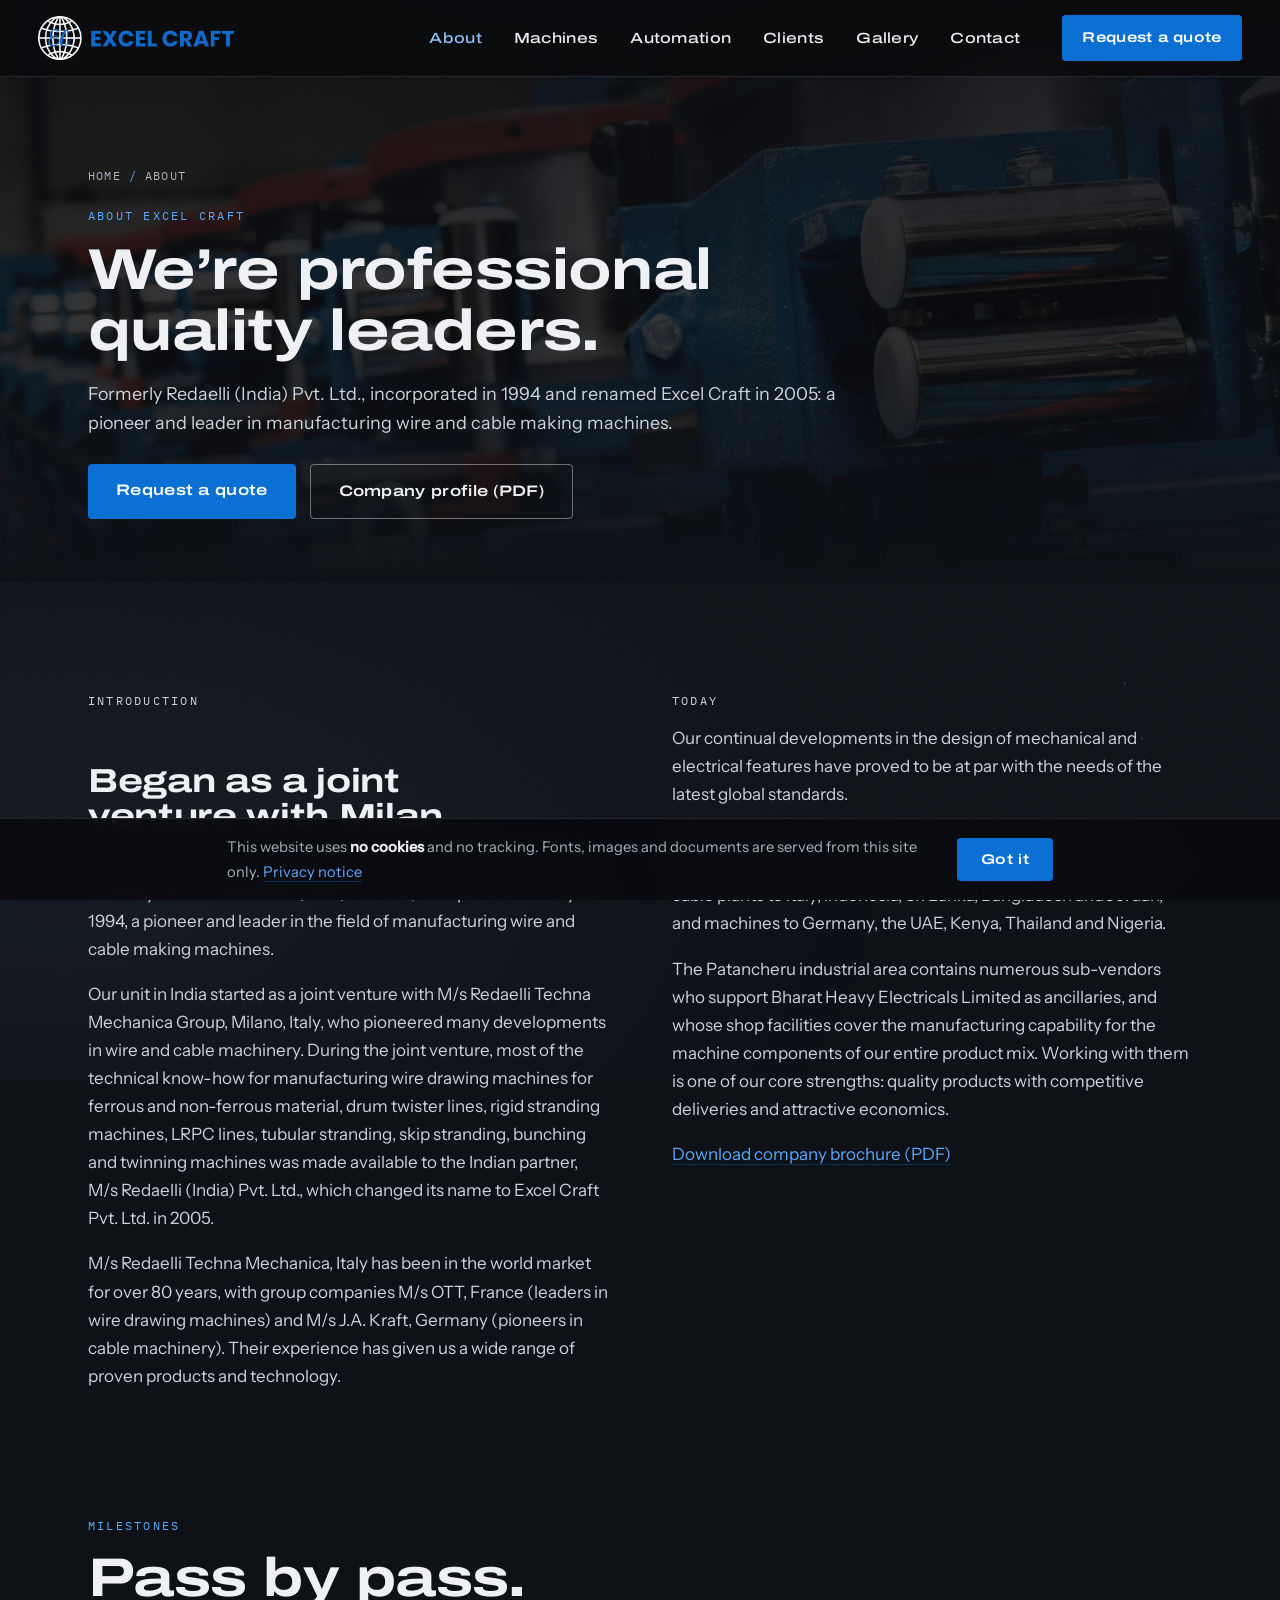
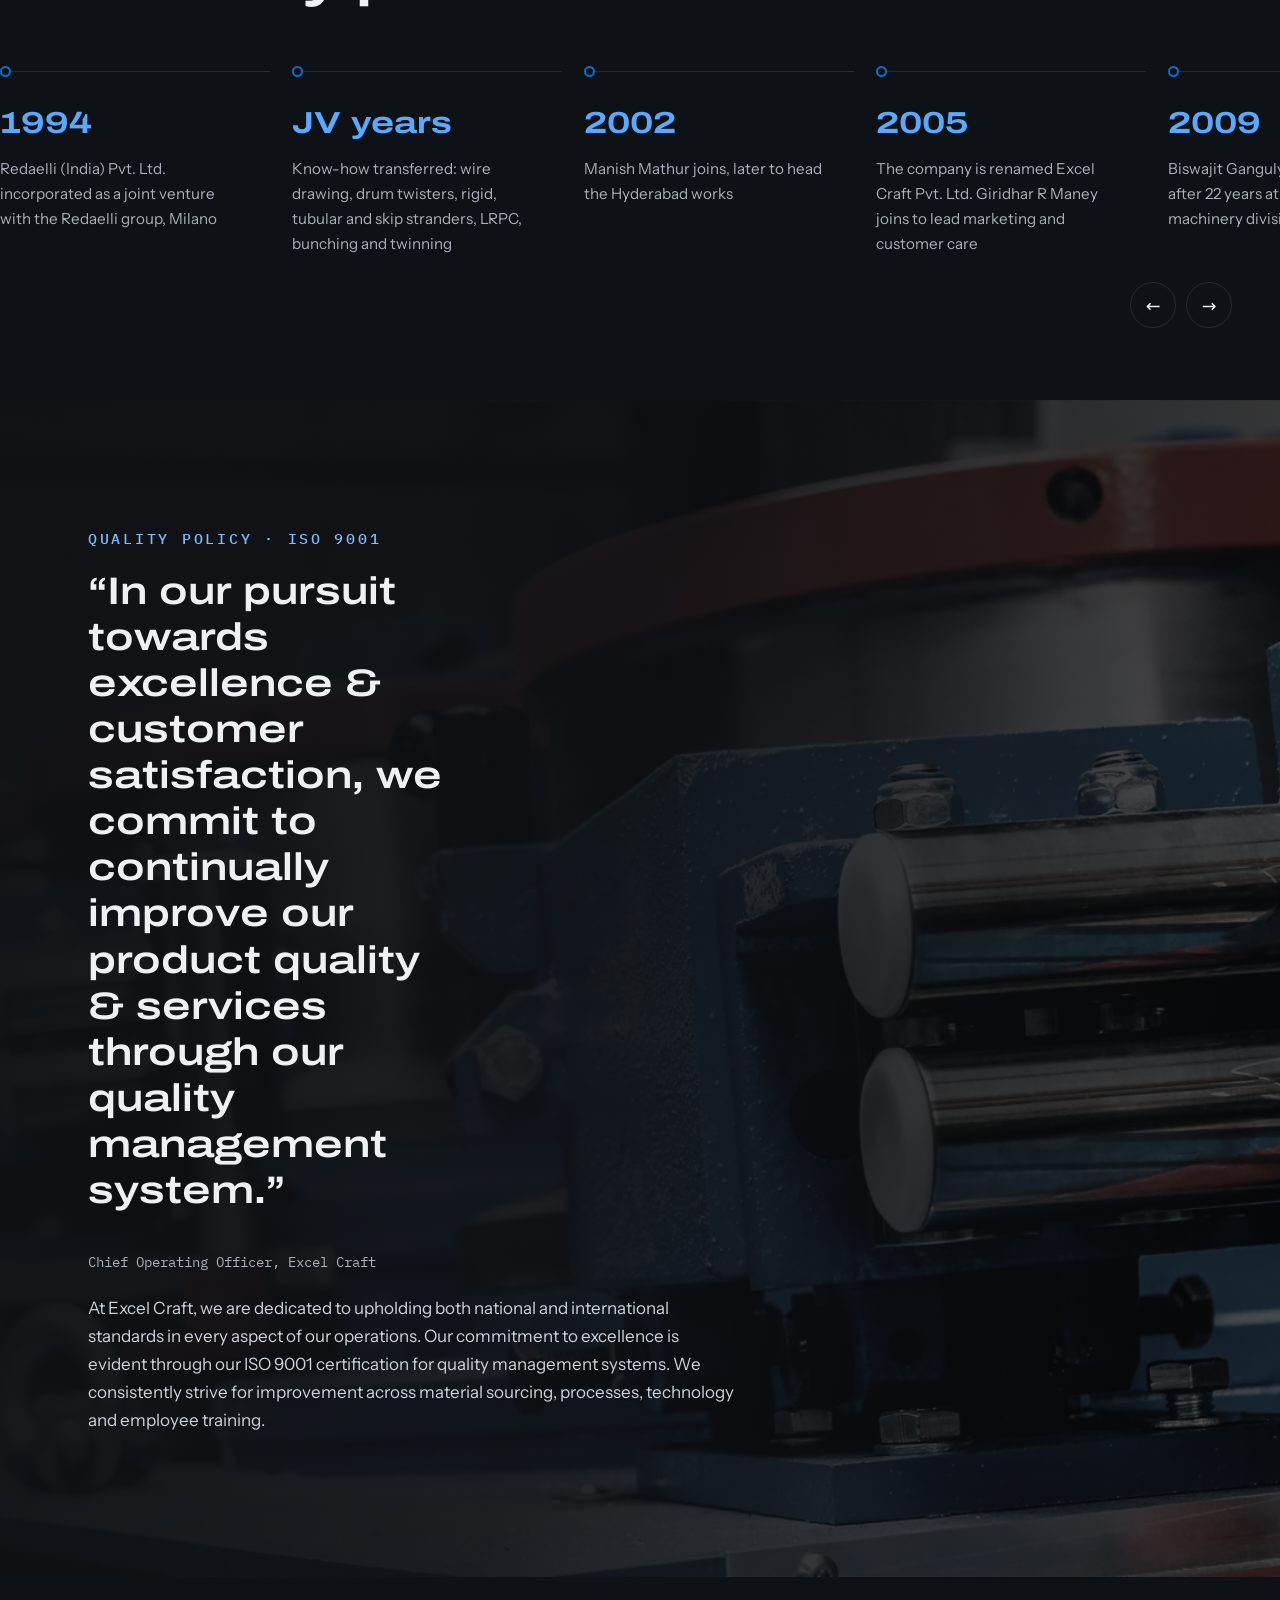
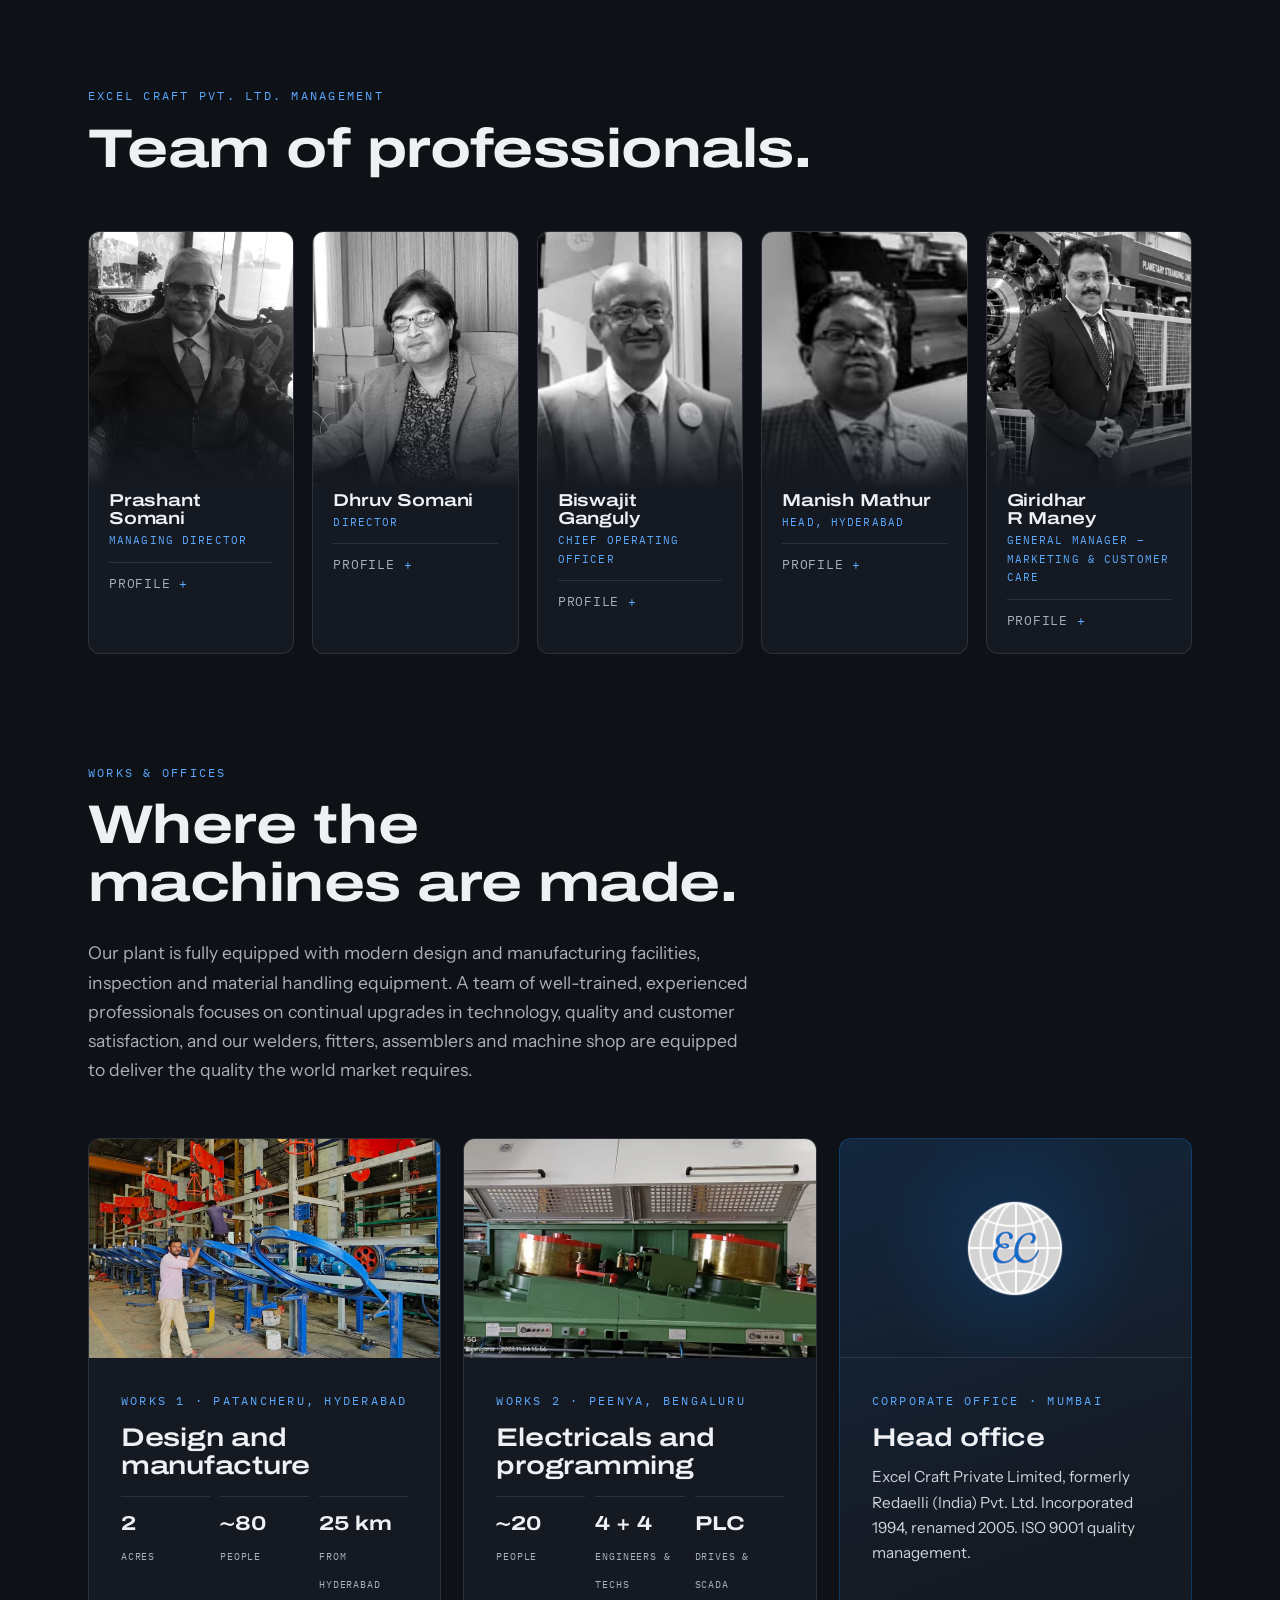
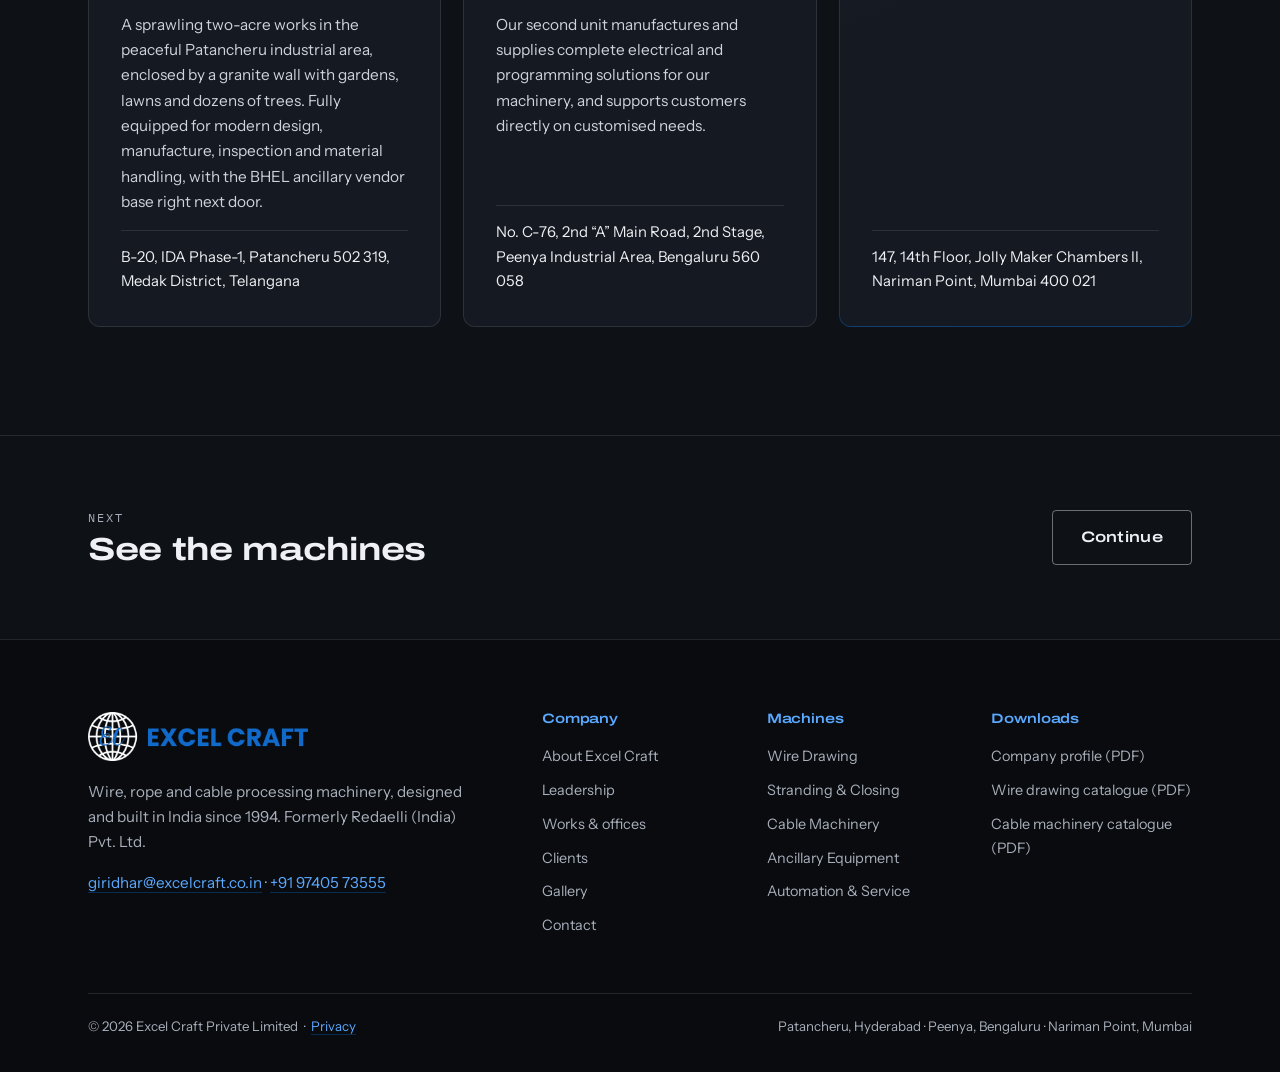
<file: about.html>
<!DOCTYPE html>
<html lang="en">
<head>
<meta charset="UTF-8">
<meta name="viewport" content="width=device-width, initial-scale=1.0">
<title>About Excel Craft | Formerly Redaelli (India) | Since 1994</title>
<meta name="description" content="Excel Craft Pvt. Ltd., formerly Redaelli (India), has built wire and cable machinery since 1994. Works in Patancheru and Peenya, head office at Nariman Point, Mumbai.">
<meta name="theme-color" content="#0e1116">
<!-- DEPLOY STEP: change SITE_BASE in gen-pages.py when the final domain is live -->
<meta property="og:url" content="https://punithh-bringway.github.io/excelcraft/about.html">
<meta property="og:title" content="About Excel Craft | Formerly Redaelli (India) | Since 1994">
<meta property="og:description" content="Excel Craft Pvt. Ltd., formerly Redaelli (India), has built wire and cable machinery since 1994. Works in Patancheru and Peenya, head office at Nariman Point, Mumbai.">
<meta property="og:type" content="website">
<meta property="og:image" content="https://punithh-bringway.github.io/excelcraft/assets/img/hero-1400.jpg">
<meta name="twitter:card" content="summary_large_image">
<link rel="canonical" href="https://punithh-bringway.github.io/excelcraft/about.html">
<link rel="icon" type="image/png" sizes="192x192" href="assets/img/mark.png">
<link rel="icon" type="image/png" sizes="32x32" href="assets/img/favicon-32.png">
<link rel="apple-touch-icon" href="assets/img/apple-touch-icon.png">
<link rel="preload" as="font" type="font/woff2" href="assets/fonts/Archivo-700-w125-latin.woff2" crossorigin>
<link rel="preload" as="font" type="font/woff2" href="assets/fonts/InstrumentSans-400-w100-latin.woff2" crossorigin>
<link rel="stylesheet" href="assets/css/fonts.css">
<link rel="stylesheet" href="assets/css/main.css">
<script type="application/ld+json">
{"@context":"https://schema.org","@type":"Organization","name":"Excel Craft Private Limited",
"alternateName":"Excel Craft Pvt. Ltd.","url":"https://punithh-bringway.github.io/excelcraft/",
"logo":"https://punithh-bringway.github.io/excelcraft/assets/img/logo.png",
"description":"Manufacturer of wire drawing, stranding and cable making machinery. Formerly Redaelli (India) Pvt. Ltd., established 1994.",
"foundingDate":"1994","email":"giridhar@excelcraft.co.in","telephone":"+91-97405-73555",
"address":[
 {"@type":"PostalAddress","name":"Works 1","streetAddress":"B-20, IDA Phase-1, Patancheru","addressLocality":"Medak District","addressRegion":"Telangana","postalCode":"502319","addressCountry":"IN"},
 {"@type":"PostalAddress","name":"Works 2","streetAddress":"No. C-76, 2nd A Main Road, 2nd Stage, Peenya Industrial Area","addressLocality":"Bengaluru","addressRegion":"Karnataka","postalCode":"560058","addressCountry":"IN"},
 {"@type":"PostalAddress","name":"Corporate office","streetAddress":"147, 14th Floor, Jolly Maker Chambers II, Nariman Point","addressLocality":"Mumbai","addressRegion":"Maharashtra","postalCode":"400021","addressCountry":"IN"}],
"contactPoint":{"@type":"ContactPoint","contactType":"sales","email":"giridhar@excelcraft.co.in","telephone":"+91-97405-73555","areaServed":"Worldwide","availableLanguage":["English"]},
"knowsAbout":["Wire drawing machines","Stranding and closing machines","Cable machinery","LRPC lines","Wire rope machinery"]}
</script>
<script>document.documentElement.classList.add('js');window.addEventListener('load',function(){document.body.classList.add('ready')});</script>
</head>
<body>
<a class="skip-link" href="#main">Skip to content</a>
<div class="env" aria-hidden="true"><div class="env-glow"></div><canvas id="motes"></canvas><div class="env-grain"></div></div>

<header class="nav" id="nav" data-solid>
  <div class="nav-inner">
    <a class="brand" href="index.html" aria-label="Excel Craft, home"><img src="assets/img/logo.png" alt="Excel Craft" width="196" height="43"></a>
    <nav class="menu" aria-label="Main menu">
      <ul class="menu-list">
        <li><a class="menu-top" href="about.html" aria-current="page">About</a></li>
        <li class="has-drop">
          <button class="menu-top" aria-expanded="false">Machines</button>
          <ul class="drop">
            <li><a href="wire-drawing.html">Wire Drawing Machines</a></li>
            <li><a href="stranding-closing.html">Stranding &amp; Closing Machines</a></li>
            <li><a href="cable-machinery.html">Cable Machinery</a></li>
            <li><a href="ancillary.html">Ancillary Equipment</a></li>
            <li><a class="drop-all" href="products.html">All machines &amp; capabilities</a></li>
          </ul>
        </li>
        <li><a class="menu-top" href="services.html">Automation</a></li>
        <li><a class="menu-top" href="clients.html">Clients</a></li>
        <li><a class="menu-top" href="gallery.html">Gallery</a></li>
        <li><a class="menu-top" href="contact.html">Contact</a></li>
      </ul>
    </nav>
    <a class="btn btn-solid nav-cta" href="contact.html#enquiry">Request a quote</a>
    <button class="burger" id="burger" aria-expanded="false" aria-controls="mobile-menu" aria-label="Open menu"><span></span><span></span><span></span></button>
  </div>
</header>

<div class="mobile-menu" id="mobile-menu" hidden>
  <nav aria-label="Mobile menu">
    <a class="mm-single" href="about.html">About</a>
    <details><summary>Machines</summary>
      <a href="wire-drawing.html">Wire Drawing Machines</a>
      <a href="stranding-closing.html">Stranding &amp; Closing Machines</a>
      <a href="cable-machinery.html">Cable Machinery</a>
      <a href="ancillary.html">Ancillary Equipment</a>
      <a href="products.html">All machines &amp; capabilities</a>
    </details>
    <a class="mm-single" href="services.html">Automation &amp; Service</a>
    <a class="mm-single" href="clients.html">Clients</a>
    <a class="mm-single" href="gallery.html">Gallery</a>
    <a class="mm-single" href="contact.html">Contact</a>
    <a class="btn btn-solid mm-cta" href="contact.html#enquiry">Request a quote</a>
  </nav>
</div>

<main id="main" tabindex="-1">

<section class="page-hero">
  <div class="page-hero-bg" style="background-image:url('assets/img/capstan.webp')" aria-hidden="true"></div>
  <div class="wrap">
    <p class="breadcrumb"><a href="index.html">Home</a><span class="sep">/</span>About</p>
    <p class="kicker">About Excel Craft</p>
    <h1>We&rsquo;re professional<br>quality leaders.</h1>
    <p class="page-lede">Formerly Redaelli (India) Pvt. Ltd., incorporated in 1994 and renamed Excel Craft in 2005: a pioneer and leader in manufacturing wire and cable making machines.</p>
    <div class="settle-cta"><a class="btn btn-solid" href="contact.html#enquiry">Request a quote</a><a class="btn btn-ghost" href="assets/docs/excel-craft-company-profile.pdf" target="_blank" rel="noopener">Company profile (PDF)</a></div>
  </div>
</section>

<section class="sec">
  <div class="wrap two">
    <div class="prose reveal">
      <p class="kicker">Introduction</p>
      <h2>Began as a joint venture with Milan.</h2>
      <p>We profoundly wish to introduce ourselves as Excel Craft Pvt. Ltd., formerly known as Redaelli (India) Pvt. Ltd., incorporated in the year 1994, a pioneer and leader in the field of manufacturing wire and cable making machines.</p>
      <p>Our unit in India started as a joint venture with M/s Redaelli Techna Mechanica Group, Milano, Italy, who pioneered many developments in wire and cable machinery. During the joint venture, most of the technical know-how for manufacturing wire drawing machines for ferrous and non-ferrous material, drum twister lines, rigid stranding machines, LRPC lines, tubular stranding, skip stranding, bunching and twinning machines was made available to the Indian partner, M/s Redaelli (India) Pvt. Ltd., which changed its name to Excel Craft Pvt. Ltd. in 2005.</p>
      <p>M/s Redaelli Techna Mechanica, Italy has been in the world market for over 80 years, with group companies M/s OTT, France (leaders in wire drawing machines) and M/s J.A. Kraft, Germany (pioneers in cable machinery). Their experience has given us a wide range of proven products and technology.</p>
    </div>
    <div class="prose reveal">
      <p class="kicker">Today</p>
      <p>Our continual developments in the design of mechanical and electrical features have proved to be at par with the needs of the latest global standards.</p>
      <p>Excel Craft is a regular source of equipment for leading wire, rope and cable companies in India. We have also exported wire, rope and cable plants to Italy, Indonesia, Sri Lanka, Bangladesh and Jordan, and machines to Germany, the UAE, Kenya, Thailand and Nigeria.</p>
      <p>The Patancheru industrial area contains numerous sub-vendors who support Bharat Heavy Electricals Limited as ancillaries, and whose shop facilities cover the manufacturing capability for the machine components of our entire product mix. Working with them is one of our core strengths: quality products with competitive deliveries and attractive economics.</p>
      <p><a class="text-link" href="assets/docs/excel-craft-company-profile.pdf" target="_blank" rel="noopener">Download company brochure (PDF)</a></p>
    </div>
  </div>
</section>

<section class="sec sec-tight" id="journey" style="padding-top:0">
  <div class="wrap">
    <div class="sec-head reveal">
      <p class="kicker">Milestones</p>
      <h2>Pass by pass.</h2>
    </div></div>
  <div class="tl-outer reveal">
    <div class="tl-scroll" id="tl-scroll" tabindex="0" role="region" aria-label="Timeline of milestones, scroll horizontally">
      <ol class="tl">
        <li><span class="tl-year">1994</span><p>Redaelli (India) Pvt. Ltd. incorporated as a joint venture with the Redaelli group, Milano</p></li>
        <li><span class="tl-year">JV years</span><p>Know-how transferred: wire drawing, drum twisters, rigid, tubular and skip stranders, LRPC, bunching and twinning</p></li>
        <li><span class="tl-year">2002</span><p>Manish Mathur joins, later to head the Hyderabad works</p></li>
        <li><span class="tl-year">2005</span><p>The company is renamed Excel Craft Pvt. Ltd. Giridhar R Maney joins to lead marketing and customer care</p></li>
        <li><span class="tl-year">2009</span><p>Biswajit Ganguly joins as COO after 22 years at Usha Martin&rsquo;s machinery division</p></li>
        <li><span class="tl-year">Today</span><p>Two works, a Mumbai head office, and 50+ reference customers across India and ten export markets</p></li>
      </ol>
    </div>
    <div class="tl-nav"><button class="tl-btn" id="tl-prev" aria-label="Scroll timeline back">&larr;</button><button class="tl-btn" id="tl-next" aria-label="Scroll timeline forward">&rarr;</button></div>
  </div>
</section>

<section class="lineage-band" id="quality" aria-label="Quality policy">
  <div class="lineage-photo" aria-hidden="true"></div>
  <div class="wrap lineage-inner reveal">
    <p class="kicker">Quality policy &middot; ISO 9001</p>
    <blockquote>
      <p>&ldquo;In our pursuit towards excellence &amp; customer satisfaction, we commit to continually improve our product quality &amp; services through our quality management system.&rdquo;</p>
      <footer>Chief Operating Officer, Excel Craft</footer>
    </blockquote>
    <p class="lineage-copy">At Excel Craft, we are dedicated to upholding both national and international standards in every aspect of our operations. Our commitment to excellence is evident through our ISO 9001 certification for quality management systems. We consistently strive for improvement across material sourcing, processes, technology and employee training.</p>
  </div>
</section>

<section class="sec" id="leadership">
  <div class="wrap">
    
    <div class="sec-head reveal">
      <p class="kicker">Excel Craft Pvt. Ltd. management</p>
      <h2>Team of professionals.</h2>
    </div>
    <div class="leaders stagger reveal">
      <article class="leader">
        <div class="leader-photo"><img src="assets/img/lead-prashant-somani.webp" alt="Prashant Somani" loading="lazy"></div>
        <div class="leader-body"><h3>Prashant Somani</h3><p class="role">Managing Director</p><details><summary>Profile</summary><p>During a career that spans over four decades, Mr. Prashant Somani, as Managing Director, leads and determines the strategic direction of the company. With his aptitude for management and finance, he is both a respected leader and an advisor to the company, its portfolio of products and its subsidiaries. Under his management, Redaelli India Private Limited metamorphosed into a conglomerate with a variety of companies under its name. He also helms the company's latest venture, which deals with specialised welding. Under Mr. Somani's dynamic leadership, the company continues to evolve and diversify.</p></details></div>
      </article>
      <article class="leader">
        <div class="leader-photo"><img src="assets/img/lead-dhruv-somani.webp" alt="Dhruv Somani" loading="lazy"></div>
        <div class="leader-body"><h3>Dhruv Somani</h3><p class="role">Director</p><details><summary>Profile</summary><p>Having devoted over two decades to the company, Mr. Dhruv Somani is an integral part of Excel Craft. With a versatile skill-set and acute expertise in management, he is a key decision maker in areas including human resources, finance, operations and strategic management. Backed by a team of experienced professionals, he also oversees his textile manufacturing and processing business, which produces and prints a variety of fabrics for leading exporters and buying houses. His practical knowledge and ability to adapt make him an indispensable resource to the company.</p></details></div>
      </article>
      <article class="leader">
        <div class="leader-photo"><img src="assets/img/lead-biswajit-ganguly.webp" alt="Biswajit Ganguly" loading="lazy"></div>
        <div class="leader-body"><h3>Biswajit Ganguly</h3><p class="role">Chief Operating Officer</p><details><summary>Profile</summary><p>Mr. Biswajit Ganguly is a thorough professional in wire, cable and rope making machines. As Chief Operating Officer he sets and evolves the strategic direction for the company and its portfolio of products. He has more than three decades of experience in the wire, cable and rope industry, with a strong track record of driving a technology-based approach, executing business turnarounds and managing successful businesses, and commands respect in the wire industry globally. He worked with Usha Martin's machinery division for 22 years, joined Excel Craft in 2009, and has become a driving force in its growth, responsible for the strategy and execution of the company's goals.</p></details></div>
      </article>
      <article class="leader">
        <div class="leader-photo"><img src="assets/img/lead-manish-mathur.webp" alt="Manish Mathur" loading="lazy"></div>
        <div class="leader-body"><h3>Manish Mathur</h3><p class="role">Head, Hyderabad</p><details><summary>Profile</summary><p>With 30 years of overall experience, Mr. Mathur joined Excel Craft in 2002 and has held a range of positions, from technology improvement to new product development in wire, cable and rope making machinery. Before that he spent eight years with GEW Limited across projects, maintenance and product development for wire and cable, and began his career as a service engineer in 1991 with Pertech Computers. He mentors our team of engineers.</p></details></div>
      </article>
      <article class="leader">
        <div class="leader-photo"><img src="assets/img/lead-giridhar-maney.webp" alt="Giridhar R Maney" loading="lazy"></div>
        <div class="leader-body"><h3>Giridhar R Maney</h3><p class="role">General Manager &ndash; Marketing &amp; Customer Care</p><details><summary>Profile</summary><p>Associated with Excel Craft since its inception in 2005, just after the acquisition of Redaelli (India). A mechanical engineer with a master&rsquo;s degree in business administration, Mr. Maney brings over 32 years of experience in high-value capital machinery, combining technical expertise, techno-commercial acumen, application engineering, marketing, business development and customer relationship management. He spent close to a decade with Kirloskar Pneumatics, Elliott of the USA and Columbia of the USA in infrastructure-related machinery, and more than two decades in the wire, rope and cable machinery field with Usha Martin Limited and Excel Craft Pvt. Ltd., contributing to the development of reliable, application-focused and commercially viable machinery solutions.</p></details></div>
      </article>
    </div>
  </div>
</section>

<section class="sec" id="works" style="padding-top:0">
  <div class="wrap">
    
    <div class="sec-head reveal">
      <p class="kicker">Works &amp; offices</p>
      <h2>Where the machines are made.</h2>
      <p class="sec-lede">Our plant is fully equipped with modern design and manufacturing facilities, inspection and material handling equipment. A team of well-trained, experienced professionals focuses on continual upgrades in technology, quality and customer satisfaction, and our welders, fitters, assemblers and machine shop are equipped to deliver the quality the world market requires.</p>
    </div>
    
    <div class="works-grid stagger reveal">
      <article class="work">
        <img src="assets/img/p-furnace-payoff.webp" alt="Pay-off frames on the Patancheru shop floor" loading="lazy">
        <div class="work-body">
          <p class="kicker">Works 1 &middot; Patancheru, Hyderabad</p>
          <h3>Design and manufacture</h3>
          <div class="work-facts"><div><b>2</b><span>Acres</span></div><div><b>~80</b><span>People</span></div><div><b>25 km</b><span>From Hyderabad</span></div></div>
          <p>A sprawling two-acre works in the peaceful Patancheru industrial area, enclosed by a granite wall with gardens, lawns and dozens of trees. Fully equipped for modern design, manufacture, inspection and material handling, with the BHEL ancillary vendor base right next door.</p>
          <address>B-20, IDA Phase-1, Patancheru 502 319, Medak District, Telangana</address>
        </div>
      </article>
      <article class="work">
        <img src="assets/img/g-drawing-line-green.webp" alt="Drawing line assembled for trials" loading="lazy">
        <div class="work-body">
          <p class="kicker">Works 2 &middot; Peenya, Bengaluru</p>
          <h3>Electricals and programming</h3>
          <div class="work-facts"><div><b>~20</b><span>People</span></div><div><b>4 + 4</b><span>Engineers &amp; techs</span></div><div><b>PLC</b><span>Drives &amp; SCADA</span></div></div>
          <p>Our second unit manufactures and supplies complete electrical and programming solutions for our machinery, and supports customers directly on customised needs.</p>
          <address>No. C-76, 2nd &ldquo;A&rdquo; Main Road, 2nd Stage, Peenya Industrial Area, Bengaluru 560 058</address>
        </div>
      </article>
      <article class="work work-hq">
        <div class="hq-mark"><img src="assets/img/mark.png" alt="" loading="lazy"></div>
        <div class="work-body">
          <p class="kicker">Corporate office &middot; Mumbai</p>
          <h3>Head office</h3>
          <p>Excel Craft Private Limited, formerly Redaelli (India) Pvt. Ltd. Incorporated 1994, renamed 2005. ISO 9001 quality management.</p>
          <address>147, 14th Floor, Jolly Maker Chambers II, Nariman Point, Mumbai 400 021</address>
        </div>
      </article>
    </div>
  </div>
</section>

<section class="next-band">
  <div class="wrap">
    <div><p class="next-label">Next</p><h2>See the machines</h2></div>
    <a class="btn btn-ghost" href="products.html">Continue</a>
  </div>
</section>

</main>

<footer class="footer">
  <div class="wrap">
    <div class="foot-top">
      <div class="foot-brand">
        <img src="assets/img/logo.png" alt="Excel Craft" width="220" height="49" loading="lazy">
        <p>Wire, rope and cable processing machinery, designed and built in India since 1994. Formerly Redaelli (India) Pvt. Ltd.</p>
        <p><a class="text-link" href="mailto:giridhar@excelcraft.co.in">giridhar@excelcraft.co.in</a> &middot; <a class="text-link" href="tel:+919740573555">+91 97405 73555</a></p>
      </div>
      <nav class="foot-nav" aria-label="Footer">
        <div>
          <h4>Company</h4>
          <a href="about.html">About Excel Craft</a>
          <a href="about.html#leadership">Leadership</a>
          <a href="about.html#works">Works &amp; offices</a>
          <a href="clients.html">Clients</a>
          <a href="gallery.html">Gallery</a>
          <a href="contact.html">Contact</a>
        </div>
        <div>
          <h4>Machines</h4>
          <a href="wire-drawing.html">Wire Drawing</a>
          <a href="stranding-closing.html">Stranding &amp; Closing</a>
          <a href="cable-machinery.html">Cable Machinery</a>
          <a href="ancillary.html">Ancillary Equipment</a>
          <a href="services.html">Automation &amp; Service</a>
        </div>
        <div>
          <h4>Downloads</h4>
          <a href="assets/docs/excel-craft-company-profile.pdf" target="_blank" rel="noopener">Company profile (PDF)</a>
          <a href="assets/docs/excel-craft-wire-drawing-catalogue.pdf" target="_blank" rel="noopener">Wire drawing catalogue (PDF)</a>
          <a href="assets/docs/excel-craft-cable-machinery-catalogue.pdf" target="_blank" rel="noopener">Cable machinery catalogue (PDF)</a>
        </div>
      </nav>
    </div>
    <div class="foot-bottom">
      <p>&copy; <span id="year">2026</span> Excel Craft Private Limited &nbsp;&middot;&nbsp; <a class="text-link" href="privacy.html">Privacy</a></p>
      <p>Patancheru, Hyderabad &middot; Peenya, Bengaluru &middot; Nariman Point, Mumbai</p>
    </div>
  </div>
</footer>

<div class="notice" id="notice" hidden>
  <p>This website uses <strong>no cookies</strong> and no tracking. Fonts, images and documents are served from this site only. <a class="text-link" href="privacy.html">Privacy notice</a></p>
  <button class="btn btn-solid" id="notice-ok" type="button">Got it</button>
</div>
<script src="assets/js/main.js" defer></script>
</body>
</html>
</file>
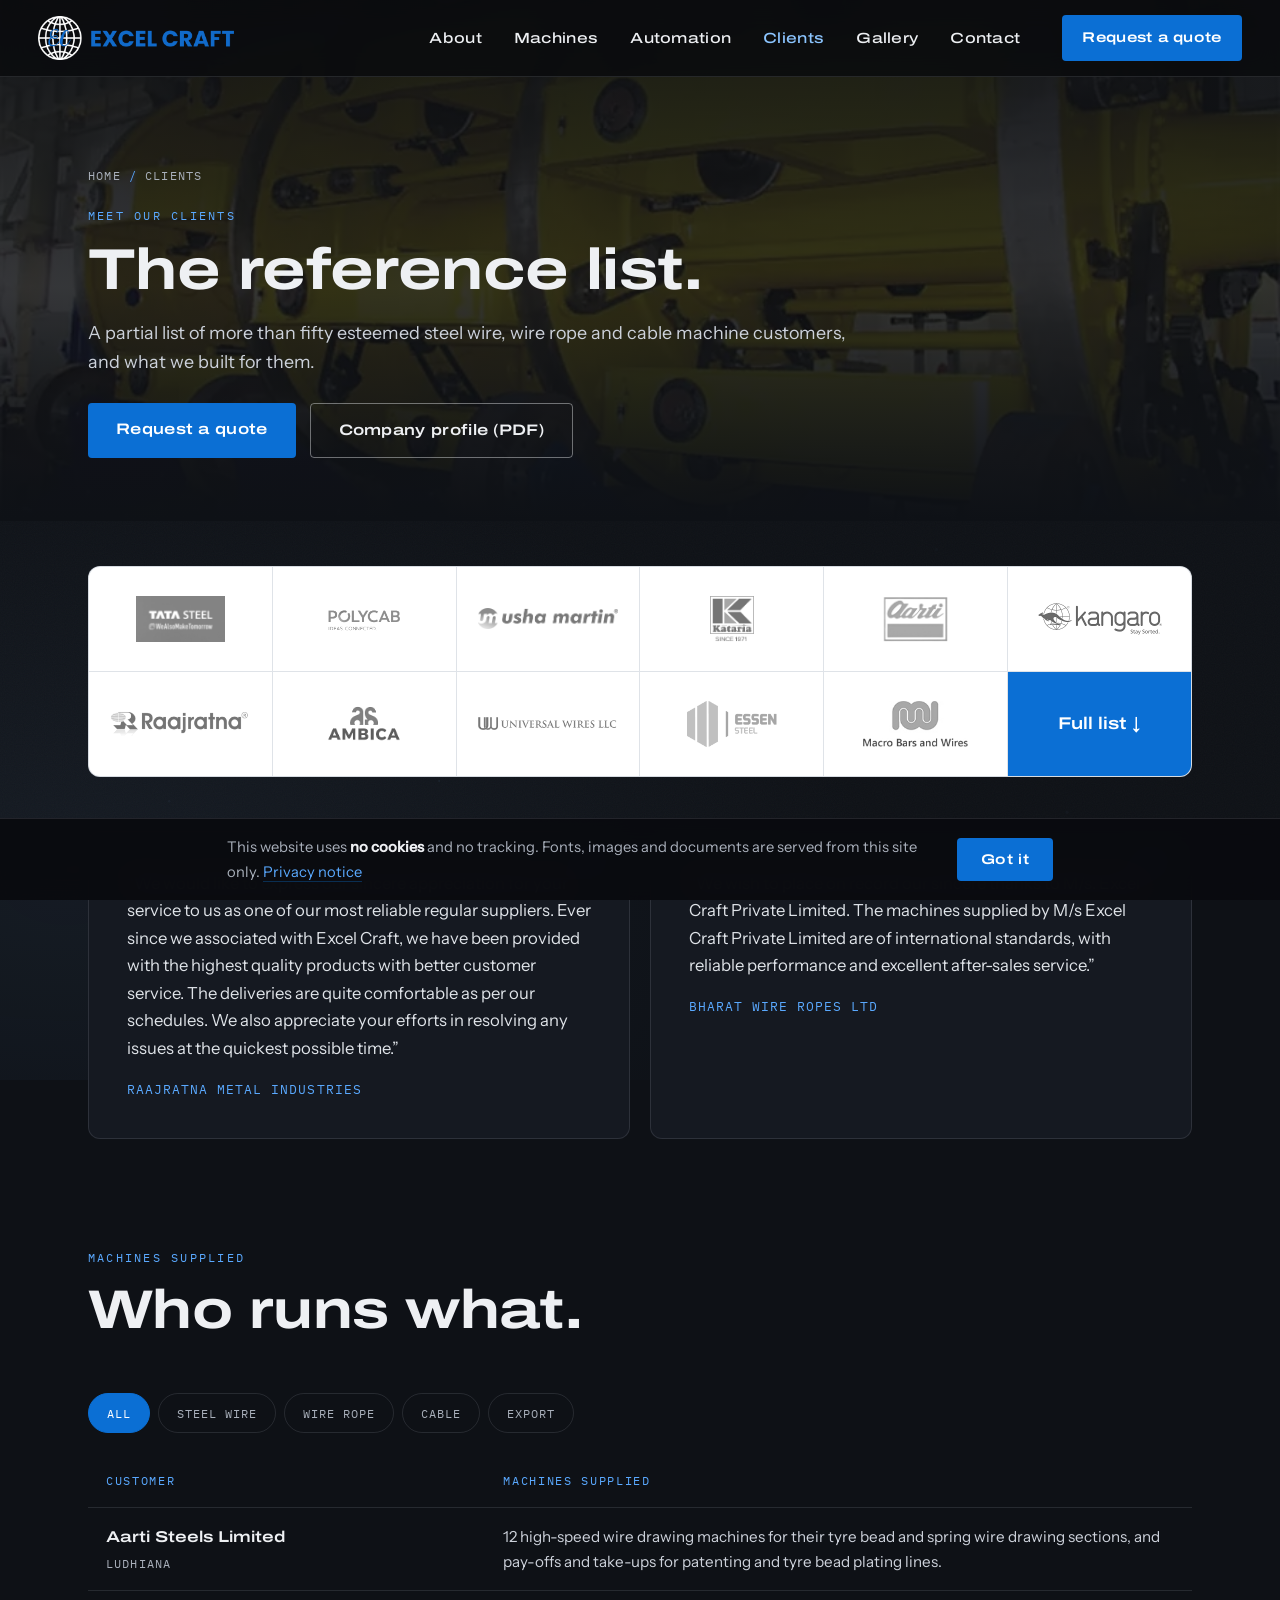
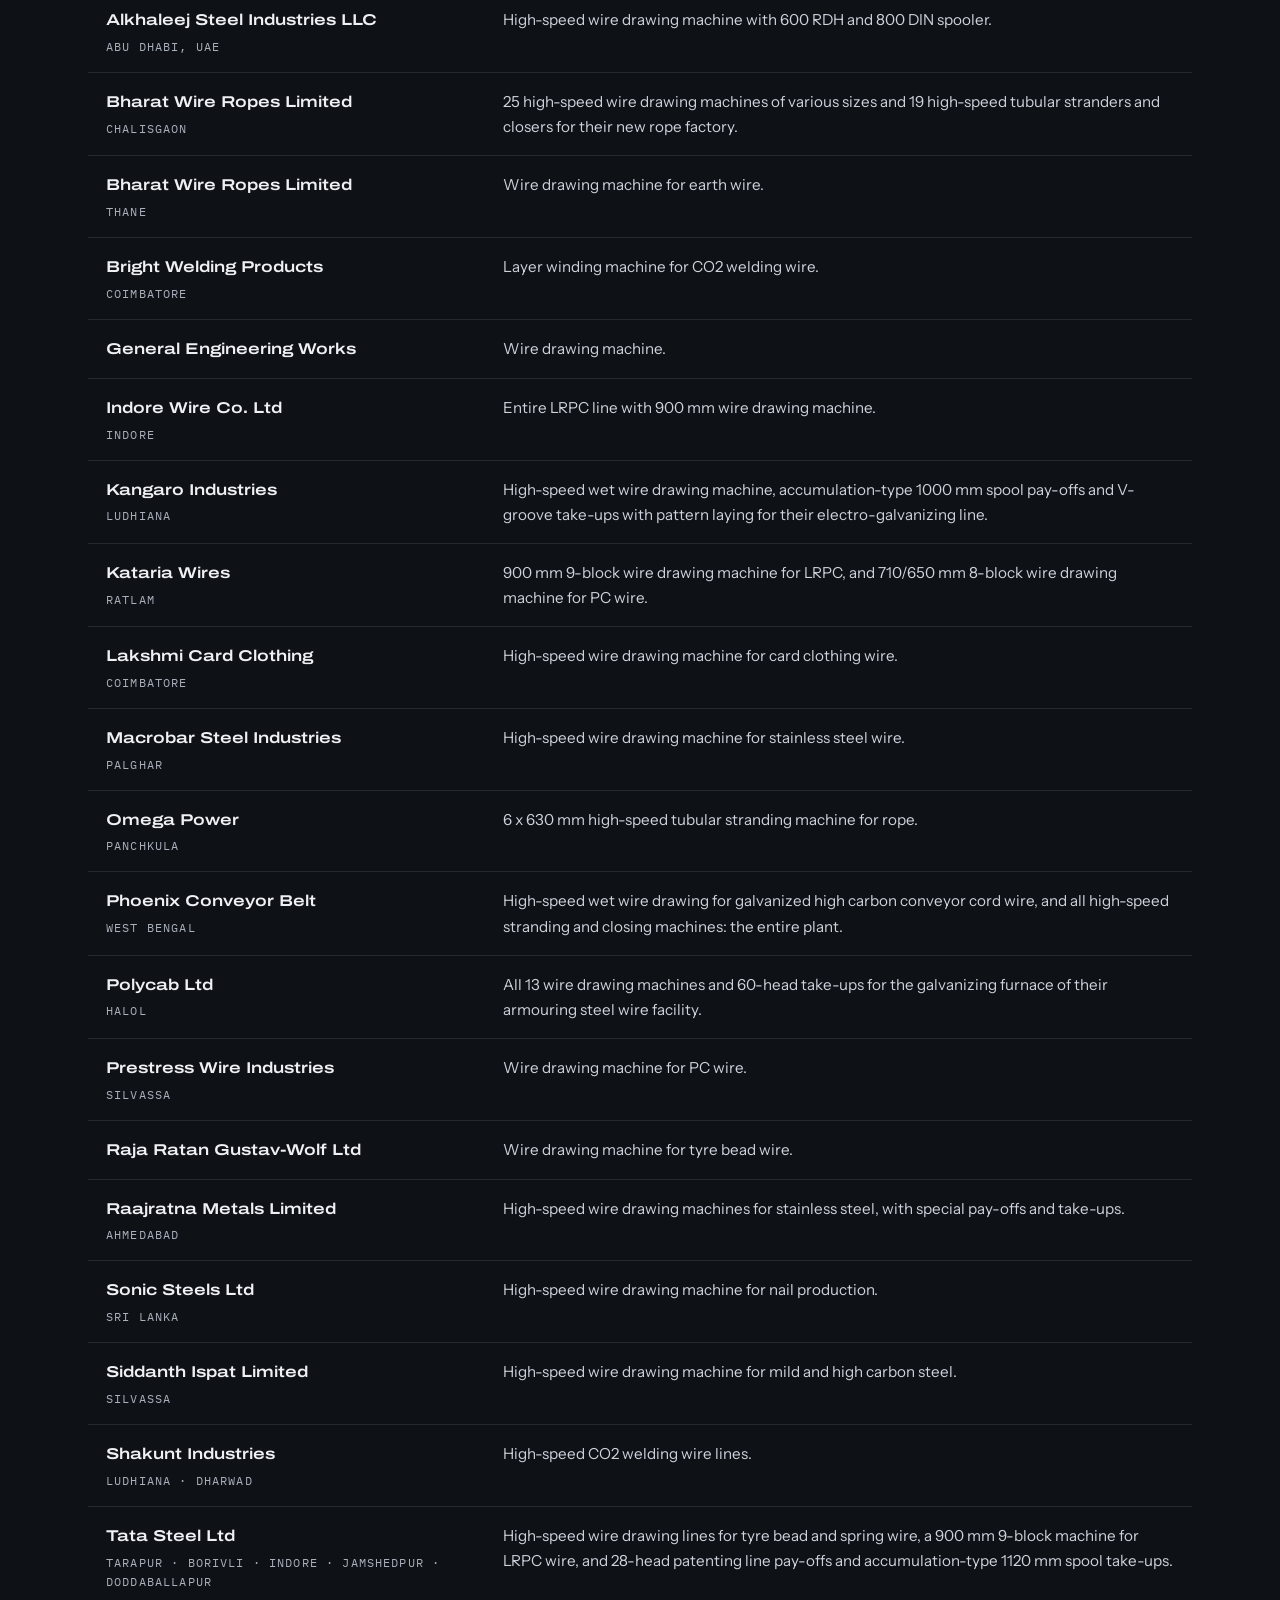
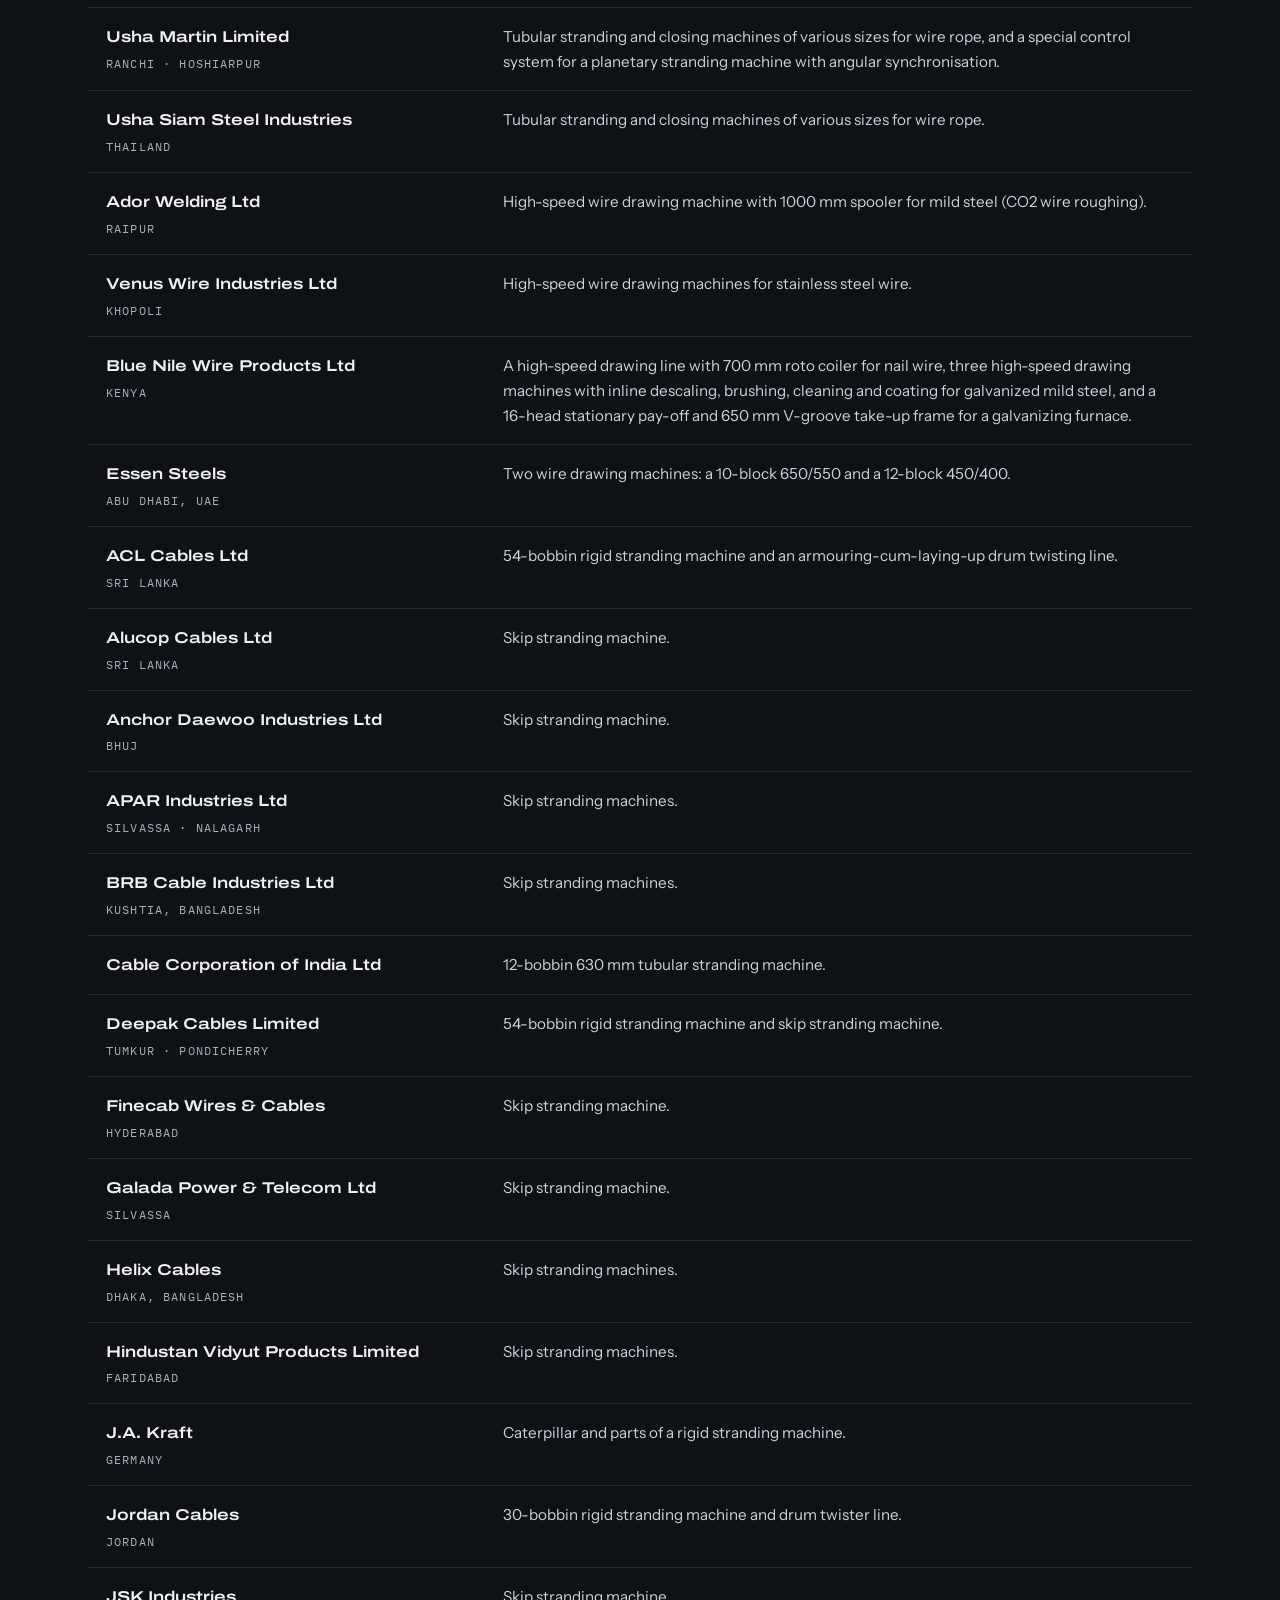
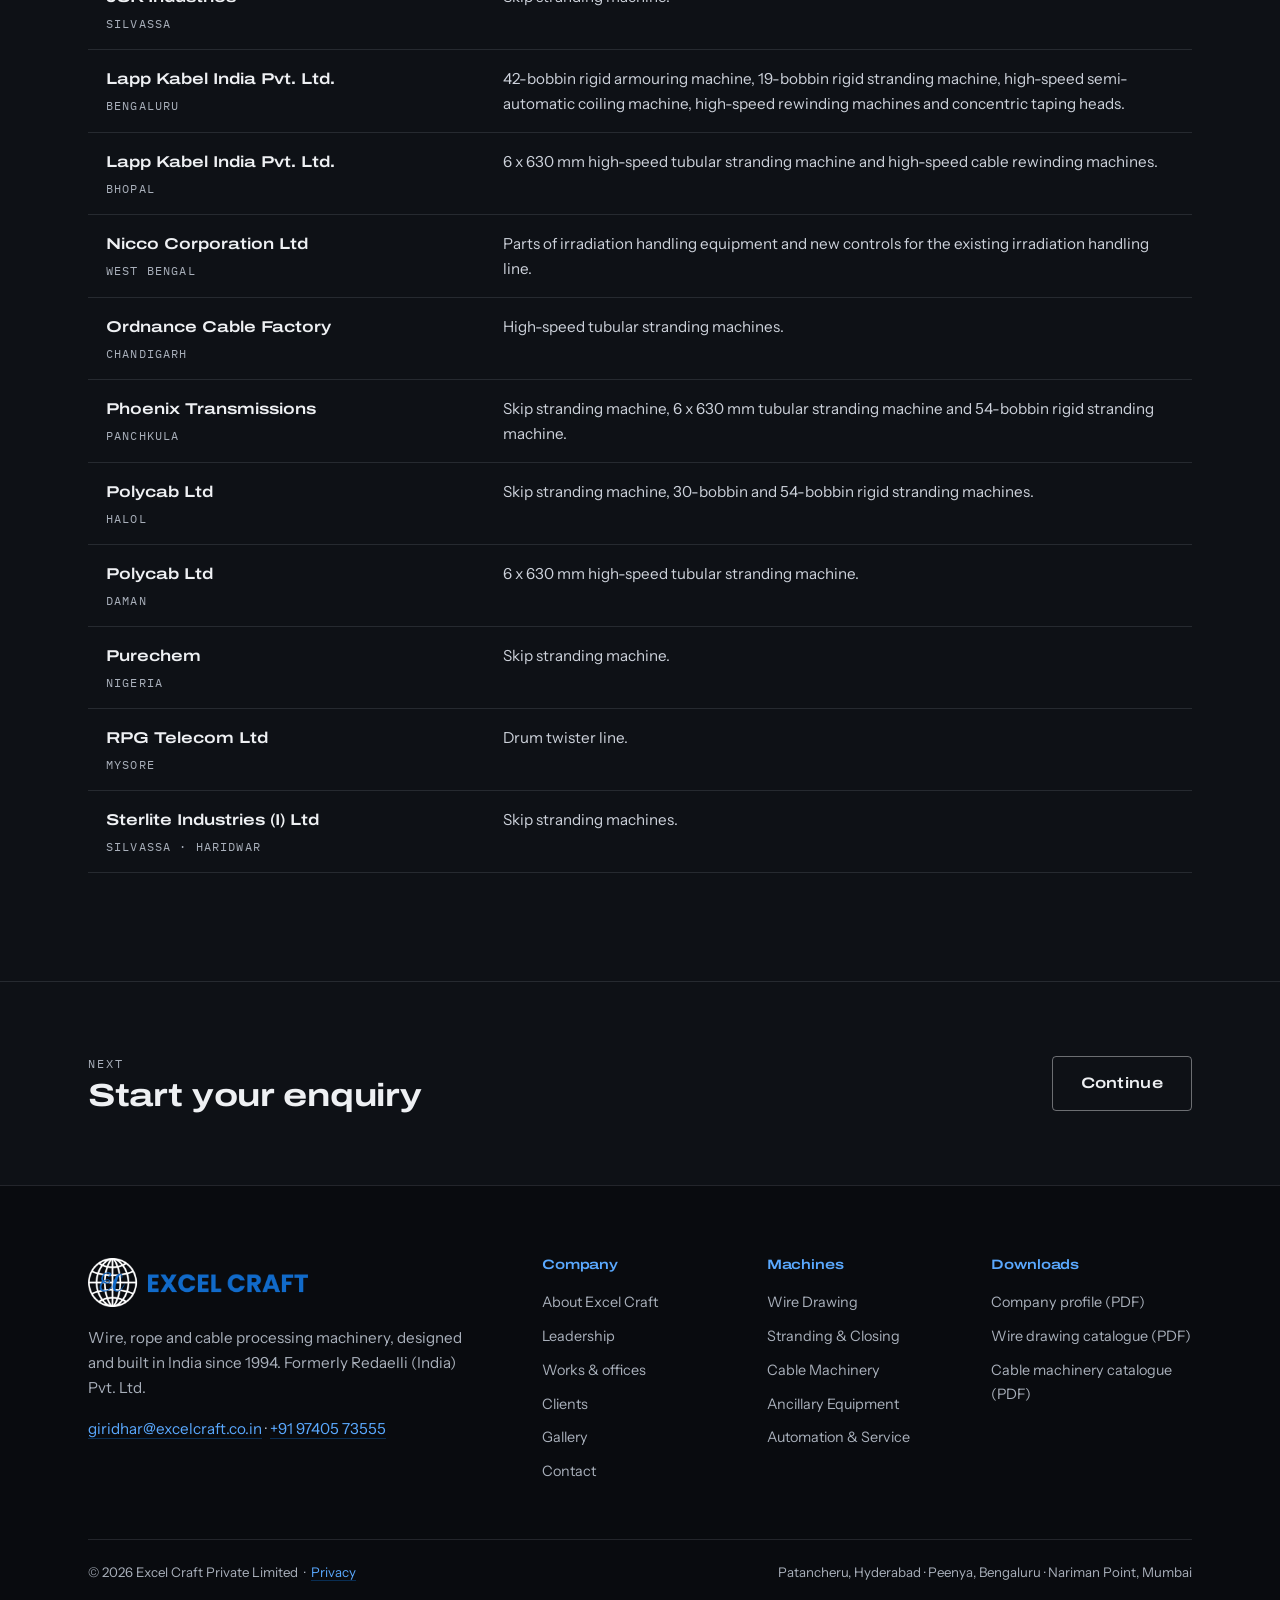
<file: clients.html>
<!DOCTYPE html>
<html lang="en">
<head>
<meta charset="UTF-8">
<meta name="viewport" content="width=device-width, initial-scale=1.0">
<title>Clients &amp; References | Excel Craft</title>
<meta name="description" content="Excel Craft machines run at Tata Steel, Polycab, Usha Martin, Bharat Wire Ropes, APAR, Lapp Kabel, Sterlite and wire and cable makers in ten export markets.">
<meta name="theme-color" content="#0e1116">
<!-- DEPLOY STEP: change SITE_BASE in gen-pages.py when the final domain is live -->
<meta property="og:url" content="https://punithh-bringway.github.io/excelcraft/clients.html">
<meta property="og:title" content="Clients &amp; References | Excel Craft">
<meta property="og:description" content="Excel Craft machines run at Tata Steel, Polycab, Usha Martin, Bharat Wire Ropes, APAR, Lapp Kabel, Sterlite and wire and cable makers in ten export markets.">
<meta property="og:type" content="website">
<meta property="og:image" content="https://punithh-bringway.github.io/excelcraft/assets/img/hero-1400.jpg">
<meta name="twitter:card" content="summary_large_image">
<link rel="canonical" href="https://punithh-bringway.github.io/excelcraft/clients.html">
<link rel="icon" type="image/png" sizes="192x192" href="assets/img/mark.png">
<link rel="icon" type="image/png" sizes="32x32" href="assets/img/favicon-32.png">
<link rel="apple-touch-icon" href="assets/img/apple-touch-icon.png">
<link rel="preload" as="font" type="font/woff2" href="assets/fonts/Archivo-700-w125-latin.woff2" crossorigin>
<link rel="preload" as="font" type="font/woff2" href="assets/fonts/InstrumentSans-400-w100-latin.woff2" crossorigin>
<link rel="stylesheet" href="assets/css/fonts.css">
<link rel="stylesheet" href="assets/css/main.css">
<script>document.documentElement.classList.add('js');window.addEventListener('load',function(){document.body.classList.add('ready')});</script>
</head>
<body>
<a class="skip-link" href="#main">Skip to content</a>
<div class="env" aria-hidden="true"><div class="env-glow"></div><canvas id="motes"></canvas><div class="env-grain"></div></div>

<header class="nav" id="nav" data-solid>
  <div class="nav-inner">
    <a class="brand" href="index.html" aria-label="Excel Craft, home"><img src="assets/img/logo.png" alt="Excel Craft" width="196" height="43"></a>
    <nav class="menu" aria-label="Main menu">
      <ul class="menu-list">
        <li><a class="menu-top" href="about.html">About</a></li>
        <li class="has-drop">
          <button class="menu-top" aria-expanded="false">Machines</button>
          <ul class="drop">
            <li><a href="wire-drawing.html">Wire Drawing Machines</a></li>
            <li><a href="stranding-closing.html">Stranding &amp; Closing Machines</a></li>
            <li><a href="cable-machinery.html">Cable Machinery</a></li>
            <li><a href="ancillary.html">Ancillary Equipment</a></li>
            <li><a class="drop-all" href="products.html">All machines &amp; capabilities</a></li>
          </ul>
        </li>
        <li><a class="menu-top" href="services.html">Automation</a></li>
        <li><a class="menu-top" href="clients.html" aria-current="page">Clients</a></li>
        <li><a class="menu-top" href="gallery.html">Gallery</a></li>
        <li><a class="menu-top" href="contact.html">Contact</a></li>
      </ul>
    </nav>
    <a class="btn btn-solid nav-cta" href="contact.html#enquiry">Request a quote</a>
    <button class="burger" id="burger" aria-expanded="false" aria-controls="mobile-menu" aria-label="Open menu"><span></span><span></span><span></span></button>
  </div>
</header>

<div class="mobile-menu" id="mobile-menu" hidden>
  <nav aria-label="Mobile menu">
    <a class="mm-single" href="about.html">About</a>
    <details><summary>Machines</summary>
      <a href="wire-drawing.html">Wire Drawing Machines</a>
      <a href="stranding-closing.html">Stranding &amp; Closing Machines</a>
      <a href="cable-machinery.html">Cable Machinery</a>
      <a href="ancillary.html">Ancillary Equipment</a>
      <a href="products.html">All machines &amp; capabilities</a>
    </details>
    <a class="mm-single" href="services.html">Automation &amp; Service</a>
    <a class="mm-single" href="clients.html">Clients</a>
    <a class="mm-single" href="gallery.html">Gallery</a>
    <a class="mm-single" href="contact.html">Contact</a>
    <a class="btn btn-solid mm-cta" href="contact.html#enquiry">Request a quote</a>
  </nav>
</div>

<main id="main" tabindex="-1">

<section class="page-hero">
  <div class="page-hero-bg" style="background-image:url('assets/img/g-tubular-yellow.webp')" aria-hidden="true"></div>
  <div class="wrap">
    <p class="breadcrumb"><a href="index.html">Home</a><span class="sep">/</span>Clients</p>
    <p class="kicker">Meet our clients</p>
    <h1>The reference list.</h1>
    <p class="page-lede">A partial list of more than fifty esteemed steel wire, wire rope and cable machine customers, and what we built for them.</p>
    <div class="settle-cta"><a class="btn btn-solid" href="contact.html#enquiry">Request a quote</a><a class="btn btn-ghost" href="assets/docs/excel-craft-company-profile.pdf" target="_blank" rel="noopener">Company profile (PDF)</a></div>
  </div>
</section>

<section class="sec" style="padding-top:clamp(30px,5vh,60px)">
  <div class="wrap">
    <ul class="logo-wall stagger reveal">
      <li><img src="assets/img/c-tata-steel.png" alt="Tata Steel" loading="lazy"></li>
      <li><img src="assets/img/c-polycab.png" alt="Polycab" loading="lazy"></li>
      <li><img src="assets/img/c-usha-martin.png" alt="Usha Martin" loading="lazy"></li>
      <li><img src="assets/img/c-kataria.png" alt="Kataria Wires" loading="lazy"></li>
      <li><img src="assets/img/c-aarti.png" alt="Aarti Steels" loading="lazy"></li>
      <li><img src="assets/img/c-kangaro.png" alt="Kangaro Industries" loading="lazy"></li>
      <li><img src="assets/img/c-raajratna.png" alt="Raajratna Metal Industries" loading="lazy"></li>
      <li><img src="assets/img/c-ambica.png" alt="Ambica" loading="lazy"></li>
      <li><img src="assets/img/c-universal-wires.png" alt="Universal Wires LLC" loading="lazy"></li>
      <li><img src="assets/img/c-essen.png" alt="Essen Steel" loading="lazy"></li>
      <li><img src="assets/img/c-macro-bars.png" alt="Macro Bars and Wires" loading="lazy"></li>
      <li class="more"><a href="#list">Full list &darr;</a></li>
    </ul>
    
    <div class="quote-grid stagger reveal">
      <blockquote class="testimonial">
        <p>&ldquo;We would like to express our sincere appreciation for your service to us as one of our most reliable regular suppliers. Ever since we associated with Excel Craft, we have been provided with the highest quality products with better customer service. The deliveries are quite comfortable as per our schedules. We also appreciate your efforts in resolving any issues at the quickest possible time.&rdquo;</p>
        <footer>Raajratna Metal Industries</footer>
      </blockquote>
      <blockquote class="testimonial">
        <p>&ldquo;We wish to place on record our sincere thanks to M/s. Excel Craft Private Limited. The machines supplied by M/s Excel Craft Private Limited are of international standards, with reliable performance and excellent after-sales service.&rdquo;</p>
        <footer>Bharat Wire Ropes Ltd</footer>
      </blockquote>
    </div>
  </div>
</section>
<section class="sec" id="list" style="padding-top:0">
  <div class="wrap">
    
    <div class="sec-head reveal">
      <p class="kicker">Machines supplied</p>
      <h2>Who runs what.</h2>
    </div>
    <div class="filter-row reveal" role="group" aria-label="Filter the reference list">
      <button data-filter="all" aria-pressed="true">All</button>
      <button data-filter="wire" aria-pressed="false">Steel wire</button>
      <button data-filter="rope" aria-pressed="false">Wire rope</button>
      <button data-filter="cable" aria-pressed="false">Cable</button>
      <button data-filter="export" aria-pressed="false">Export</button>
    </div>
    <div class="reveal">
      <table class="client-table">
        <thead><tr><th scope="col">Customer</th><th scope="col">Machines supplied</th></tr></thead>
        <tbody>
          <tr data-kind="wire"><th scope="row">Aarti Steels Limited<span>Ludhiana</span></th><td>12 high-speed wire drawing machines for their tyre bead and spring wire drawing sections, and pay-offs and take-ups for patenting and tyre bead plating lines.</td></tr>
          <tr data-kind="wire export"><th scope="row">Alkhaleej Steel Industries LLC<span>Abu Dhabi, UAE</span></th><td>High-speed wire drawing machine with 600 RDH and 800 DIN spooler.</td></tr>
          <tr data-kind="wire rope"><th scope="row">Bharat Wire Ropes Limited<span>Chalisgaon</span></th><td>25 high-speed wire drawing machines of various sizes and 19 high-speed tubular stranders and closers for their new rope factory.</td></tr>
          <tr data-kind="wire"><th scope="row">Bharat Wire Ropes Limited<span>Thane</span></th><td>Wire drawing machine for earth wire.</td></tr>
          <tr data-kind="wire"><th scope="row">Bright Welding Products<span>Coimbatore</span></th><td>Layer winding machine for CO2 welding wire.</td></tr>
          <tr data-kind="wire"><th scope="row">General Engineering Works</th><td>Wire drawing machine.</td></tr>
          <tr data-kind="wire rope"><th scope="row">Indore Wire Co. Ltd<span>Indore</span></th><td>Entire LRPC line with 900 mm wire drawing machine.</td></tr>
          <tr data-kind="wire"><th scope="row">Kangaro Industries<span>Ludhiana</span></th><td>High-speed wet wire drawing machine, accumulation-type 1000 mm spool pay-offs and V-groove take-ups with pattern laying for their electro-galvanizing line.</td></tr>
          <tr data-kind="wire"><th scope="row">Kataria Wires<span>Ratlam</span></th><td>900 mm 9-block wire drawing machine for LRPC, and 710/650 mm 8-block wire drawing machine for PC wire.</td></tr>
          <tr data-kind="wire"><th scope="row">Lakshmi Card Clothing<span>Coimbatore</span></th><td>High-speed wire drawing machine for card clothing wire.</td></tr>
          <tr data-kind="wire"><th scope="row">Macrobar Steel Industries<span>Palghar</span></th><td>High-speed wire drawing machine for stainless steel wire.</td></tr>
          <tr data-kind="rope"><th scope="row">Omega Power<span>Panchkula</span></th><td>6 x 630 mm high-speed tubular stranding machine for rope.</td></tr>
          <tr data-kind="wire rope"><th scope="row">Phoenix Conveyor Belt<span>West Bengal</span></th><td>High-speed wet wire drawing for galvanized high carbon conveyor cord wire, and all high-speed stranding and closing machines: the entire plant.</td></tr>
          <tr data-kind="wire cable"><th scope="row">Polycab Ltd<span>Halol</span></th><td>All 13 wire drawing machines and 60-head take-ups for the galvanizing furnace of their armouring steel wire facility.</td></tr>
          <tr data-kind="wire"><th scope="row">Prestress Wire Industries<span>Silvassa</span></th><td>Wire drawing machine for PC wire.</td></tr>
          <tr data-kind="wire"><th scope="row">Raja Ratan Gustav-Wolf Ltd</th><td>Wire drawing machine for tyre bead wire.</td></tr>
          <tr data-kind="wire"><th scope="row">Raajratna Metals Limited<span>Ahmedabad</span></th><td>High-speed wire drawing machines for stainless steel, with special pay-offs and take-ups.</td></tr>
          <tr data-kind="wire export"><th scope="row">Sonic Steels Ltd<span>Sri Lanka</span></th><td>High-speed wire drawing machine for nail production.</td></tr>
          <tr data-kind="wire"><th scope="row">Siddanth Ispat Limited<span>Silvassa</span></th><td>High-speed wire drawing machine for mild and high carbon steel.</td></tr>
          <tr data-kind="wire"><th scope="row">Shakunt Industries<span>Ludhiana &middot; Dharwad</span></th><td>High-speed CO2 welding wire lines.</td></tr>
          <tr data-kind="wire"><th scope="row">Tata Steel Ltd<span>Tarapur &middot; Borivli &middot; Indore &middot; Jamshedpur &middot; Doddaballapur</span></th><td>High-speed wire drawing lines for tyre bead and spring wire, a 900 mm 9-block machine for LRPC wire, and 28-head patenting line pay-offs and accumulation-type 1120 mm spool take-ups.</td></tr>
          <tr data-kind="rope"><th scope="row">Usha Martin Limited<span>Ranchi &middot; Hoshiarpur</span></th><td>Tubular stranding and closing machines of various sizes for wire rope, and a special control system for a planetary stranding machine with angular synchronisation.</td></tr>
          <tr data-kind="rope export"><th scope="row">Usha Siam Steel Industries<span>Thailand</span></th><td>Tubular stranding and closing machines of various sizes for wire rope.</td></tr>
          <tr data-kind="wire"><th scope="row">Ador Welding Ltd<span>Raipur</span></th><td>High-speed wire drawing machine with 1000 mm spooler for mild steel (CO2 wire roughing).</td></tr>
          <tr data-kind="wire"><th scope="row">Venus Wire Industries Ltd<span>Khopoli</span></th><td>High-speed wire drawing machines for stainless steel wire.</td></tr>
          <tr data-kind="wire export"><th scope="row">Blue Nile Wire Products Ltd<span>Kenya</span></th><td>A high-speed drawing line with 700 mm roto coiler for nail wire, three high-speed drawing machines with inline descaling, brushing, cleaning and coating for galvanized mild steel, and a 16-head stationary pay-off and 650 mm V-groove take-up frame for a galvanizing furnace.</td></tr>
          <tr data-kind="wire export"><th scope="row">Essen Steels<span>Abu Dhabi, UAE</span></th><td>Two wire drawing machines: a 10-block 650/550 and a 12-block 450/400.</td></tr>
          <tr data-kind="cable export"><th scope="row">ACL Cables Ltd<span>Sri Lanka</span></th><td>54-bobbin rigid stranding machine and an armouring-cum-laying-up drum twisting line.</td></tr>
          <tr data-kind="cable export"><th scope="row">Alucop Cables Ltd<span>Sri Lanka</span></th><td>Skip stranding machine.</td></tr>
          <tr data-kind="cable"><th scope="row">Anchor Daewoo Industries Ltd<span>Bhuj</span></th><td>Skip stranding machine.</td></tr>
          <tr data-kind="cable"><th scope="row">APAR Industries Ltd<span>Silvassa &middot; Nalagarh</span></th><td>Skip stranding machines.</td></tr>
          <tr data-kind="cable export"><th scope="row">BRB Cable Industries Ltd<span>Kushtia, Bangladesh</span></th><td>Skip stranding machines.</td></tr>
          <tr data-kind="cable"><th scope="row">Cable Corporation of India Ltd</th><td>12-bobbin 630 mm tubular stranding machine.</td></tr>
          <tr data-kind="cable"><th scope="row">Deepak Cables Limited<span>Tumkur &middot; Pondicherry</span></th><td>54-bobbin rigid stranding machine and skip stranding machine.</td></tr>
          <tr data-kind="cable"><th scope="row">Finecab Wires &amp; Cables<span>Hyderabad</span></th><td>Skip stranding machine.</td></tr>
          <tr data-kind="cable"><th scope="row">Galada Power &amp; Telecom Ltd<span>Silvassa</span></th><td>Skip stranding machine.</td></tr>
          <tr data-kind="cable export"><th scope="row">Helix Cables<span>Dhaka, Bangladesh</span></th><td>Skip stranding machines.</td></tr>
          <tr data-kind="cable"><th scope="row">Hindustan Vidyut Products Limited<span>Faridabad</span></th><td>Skip stranding machines.</td></tr>
          <tr data-kind="cable export"><th scope="row">J.A. Kraft<span>Germany</span></th><td>Caterpillar and parts of a rigid stranding machine.</td></tr>
          <tr data-kind="cable export"><th scope="row">Jordan Cables<span>Jordan</span></th><td>30-bobbin rigid stranding machine and drum twister line.</td></tr>
          <tr data-kind="cable"><th scope="row">JSK Industries<span>Silvassa</span></th><td>Skip stranding machine.</td></tr>
          <tr data-kind="cable"><th scope="row">Lapp Kabel India Pvt. Ltd.<span>Bengaluru</span></th><td>42-bobbin rigid armouring machine, 19-bobbin rigid stranding machine, high-speed semi-automatic coiling machine, high-speed rewinding machines and concentric taping heads.</td></tr>
          <tr data-kind="cable"><th scope="row">Lapp Kabel India Pvt. Ltd.<span>Bhopal</span></th><td>6 x 630 mm high-speed tubular stranding machine and high-speed cable rewinding machines.</td></tr>
          <tr data-kind="cable"><th scope="row">Nicco Corporation Ltd<span>West Bengal</span></th><td>Parts of irradiation handling equipment and new controls for the existing irradiation handling line.</td></tr>
          <tr data-kind="cable"><th scope="row">Ordnance Cable Factory<span>Chandigarh</span></th><td>High-speed tubular stranding machines.</td></tr>
          <tr data-kind="cable"><th scope="row">Phoenix Transmissions<span>Panchkula</span></th><td>Skip stranding machine, 6 x 630 mm tubular stranding machine and 54-bobbin rigid stranding machine.</td></tr>
          <tr data-kind="cable"><th scope="row">Polycab Ltd<span>Halol</span></th><td>Skip stranding machine, 30-bobbin and 54-bobbin rigid stranding machines.</td></tr>
          <tr data-kind="cable"><th scope="row">Polycab Ltd<span>Daman</span></th><td>6 x 630 mm high-speed tubular stranding machine.</td></tr>
          <tr data-kind="cable export"><th scope="row">Purechem<span>Nigeria</span></th><td>Skip stranding machine.</td></tr>
          <tr data-kind="cable"><th scope="row">RPG Telecom Ltd<span>Mysore</span></th><td>Drum twister line.</td></tr>
          <tr data-kind="cable"><th scope="row">Sterlite Industries (I) Ltd<span>Silvassa &middot; Haridwar</span></th><td>Skip stranding machines.</td></tr>
        </tbody>
      </table>
    </div>
  </div>
</section>

<section class="next-band">
  <div class="wrap">
    <div><p class="next-label">Next</p><h2>Start your enquiry</h2></div>
    <a class="btn btn-ghost" href="contact.html#enquiry">Continue</a>
  </div>
</section>

</main>

<footer class="footer">
  <div class="wrap">
    <div class="foot-top">
      <div class="foot-brand">
        <img src="assets/img/logo.png" alt="Excel Craft" width="220" height="49" loading="lazy">
        <p>Wire, rope and cable processing machinery, designed and built in India since 1994. Formerly Redaelli (India) Pvt. Ltd.</p>
        <p><a class="text-link" href="mailto:giridhar@excelcraft.co.in">giridhar@excelcraft.co.in</a> &middot; <a class="text-link" href="tel:+919740573555">+91 97405 73555</a></p>
      </div>
      <nav class="foot-nav" aria-label="Footer">
        <div>
          <h4>Company</h4>
          <a href="about.html">About Excel Craft</a>
          <a href="about.html#leadership">Leadership</a>
          <a href="about.html#works">Works &amp; offices</a>
          <a href="clients.html">Clients</a>
          <a href="gallery.html">Gallery</a>
          <a href="contact.html">Contact</a>
        </div>
        <div>
          <h4>Machines</h4>
          <a href="wire-drawing.html">Wire Drawing</a>
          <a href="stranding-closing.html">Stranding &amp; Closing</a>
          <a href="cable-machinery.html">Cable Machinery</a>
          <a href="ancillary.html">Ancillary Equipment</a>
          <a href="services.html">Automation &amp; Service</a>
        </div>
        <div>
          <h4>Downloads</h4>
          <a href="assets/docs/excel-craft-company-profile.pdf" target="_blank" rel="noopener">Company profile (PDF)</a>
          <a href="assets/docs/excel-craft-wire-drawing-catalogue.pdf" target="_blank" rel="noopener">Wire drawing catalogue (PDF)</a>
          <a href="assets/docs/excel-craft-cable-machinery-catalogue.pdf" target="_blank" rel="noopener">Cable machinery catalogue (PDF)</a>
        </div>
      </nav>
    </div>
    <div class="foot-bottom">
      <p>&copy; <span id="year">2026</span> Excel Craft Private Limited &nbsp;&middot;&nbsp; <a class="text-link" href="privacy.html">Privacy</a></p>
      <p>Patancheru, Hyderabad &middot; Peenya, Bengaluru &middot; Nariman Point, Mumbai</p>
    </div>
  </div>
</footer>

<div class="notice" id="notice" hidden>
  <p>This website uses <strong>no cookies</strong> and no tracking. Fonts, images and documents are served from this site only. <a class="text-link" href="privacy.html">Privacy notice</a></p>
  <button class="btn btn-solid" id="notice-ok" type="button">Got it</button>
</div>
<script src="assets/js/main.js" defer></script>
</body>
</html>
</file>
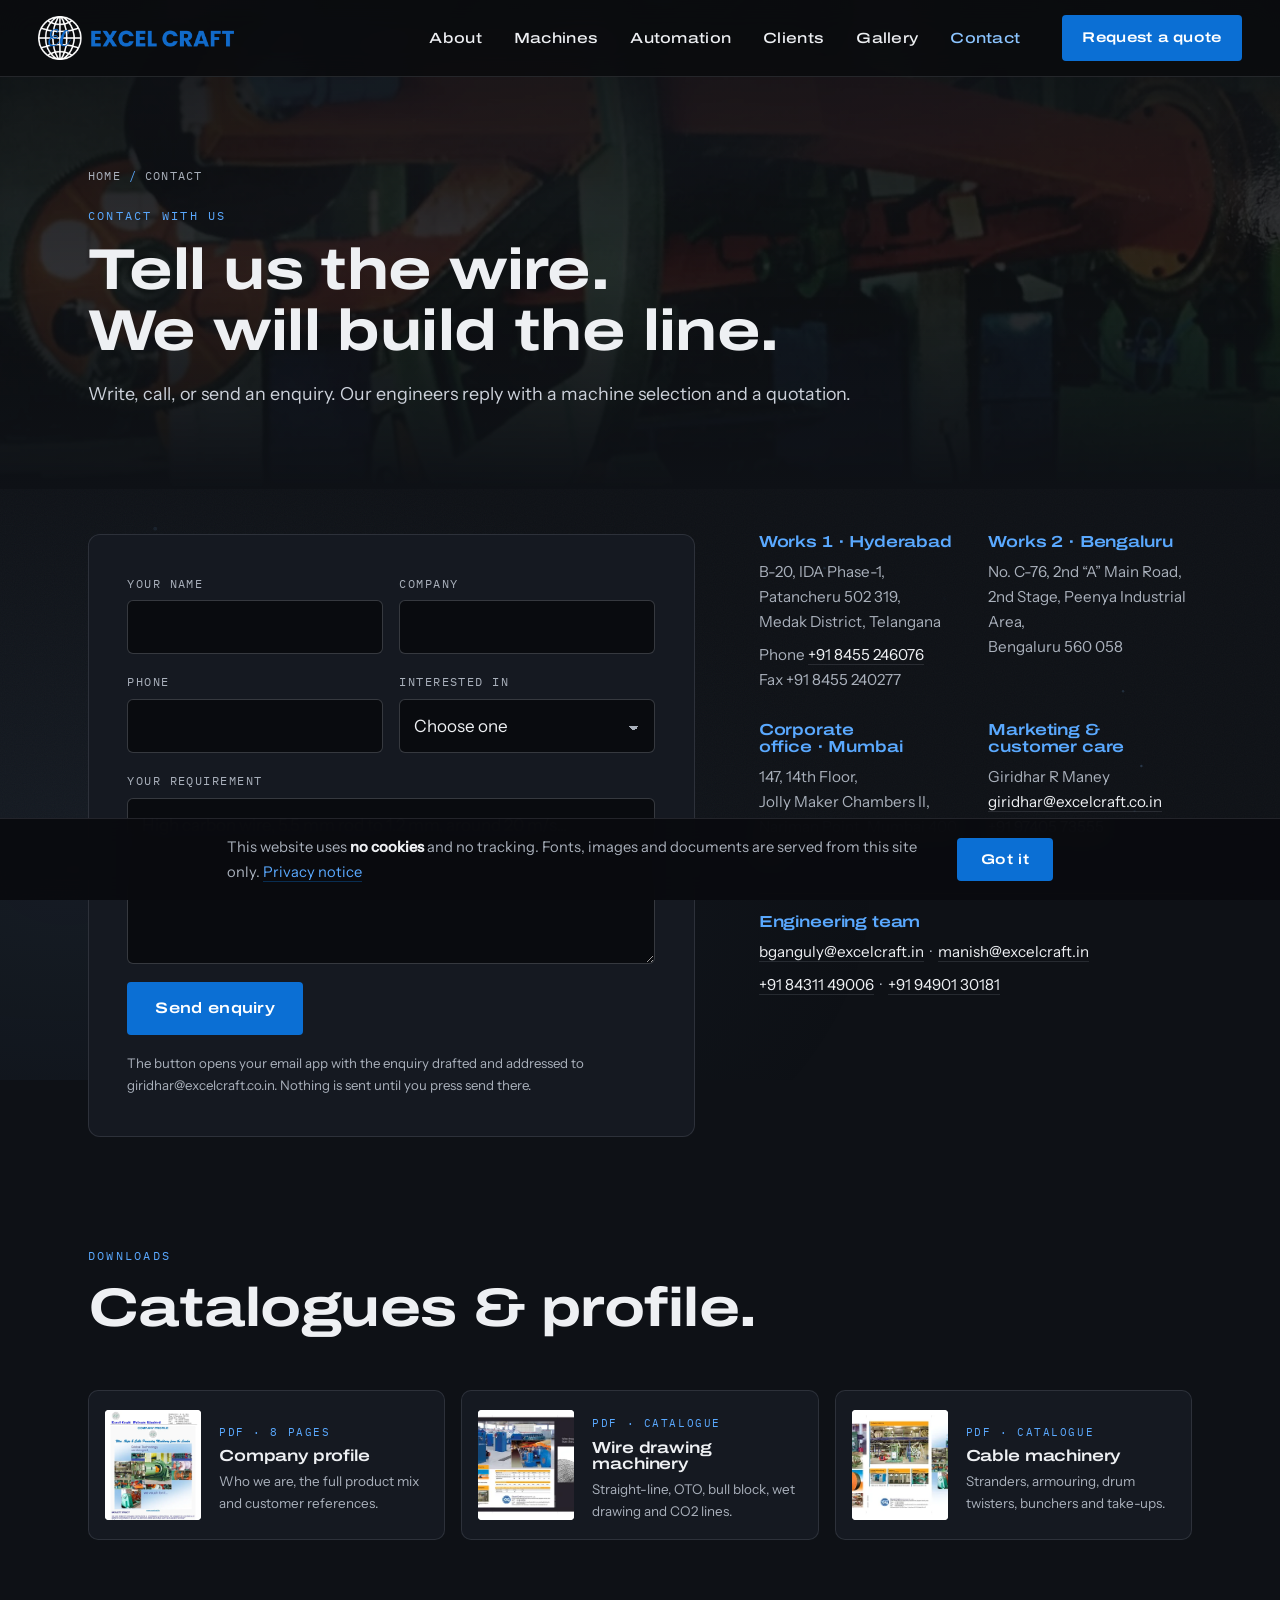
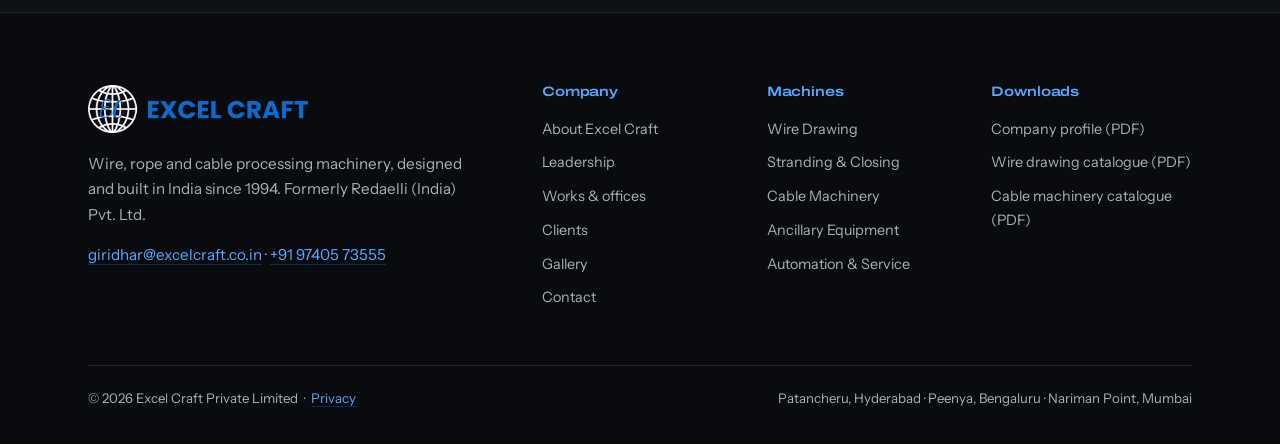
<file: contact.html>
<!DOCTYPE html>
<html lang="en">
<head>
<meta charset="UTF-8">
<meta name="viewport" content="width=device-width, initial-scale=1.0">
<title>Contact Excel Craft | Hyderabad, Bengaluru &amp; Mumbai</title>
<meta name="description" content="Contact Excel Craft: works at Patancheru, Hyderabad and Peenya, Bengaluru; corporate office at Nariman Point, Mumbai. giridhar@excelcraft.co.in, +91 97405 73555.">
<meta name="theme-color" content="#0e1116">
<!-- DEPLOY STEP: change SITE_BASE in gen-pages.py when the final domain is live -->
<meta property="og:url" content="https://punithh-bringway.github.io/excelcraft/contact.html">
<meta property="og:title" content="Contact Excel Craft | Hyderabad, Bengaluru &amp; Mumbai">
<meta property="og:description" content="Contact Excel Craft: works at Patancheru, Hyderabad and Peenya, Bengaluru; corporate office at Nariman Point, Mumbai. giridhar@excelcraft.co.in, +91 97405 73555.">
<meta property="og:type" content="website">
<meta property="og:image" content="https://punithh-bringway.github.io/excelcraft/assets/img/hero-1400.jpg">
<meta name="twitter:card" content="summary_large_image">
<link rel="canonical" href="https://punithh-bringway.github.io/excelcraft/contact.html">
<link rel="icon" type="image/png" sizes="192x192" href="assets/img/mark.png">
<link rel="icon" type="image/png" sizes="32x32" href="assets/img/favicon-32.png">
<link rel="apple-touch-icon" href="assets/img/apple-touch-icon.png">
<link rel="preload" as="font" type="font/woff2" href="assets/fonts/Archivo-700-w125-latin.woff2" crossorigin>
<link rel="preload" as="font" type="font/woff2" href="assets/fonts/InstrumentSans-400-w100-latin.woff2" crossorigin>
<link rel="stylesheet" href="assets/css/fonts.css">
<link rel="stylesheet" href="assets/css/main.css">
<script type="application/ld+json">
{"@context":"https://schema.org","@type":"Organization","name":"Excel Craft Private Limited",
"alternateName":"Excel Craft Pvt. Ltd.","url":"https://punithh-bringway.github.io/excelcraft/",
"logo":"https://punithh-bringway.github.io/excelcraft/assets/img/logo.png",
"description":"Manufacturer of wire drawing, stranding and cable making machinery. Formerly Redaelli (India) Pvt. Ltd., established 1994.",
"foundingDate":"1994","email":"giridhar@excelcraft.co.in","telephone":"+91-97405-73555",
"address":[
 {"@type":"PostalAddress","name":"Works 1","streetAddress":"B-20, IDA Phase-1, Patancheru","addressLocality":"Medak District","addressRegion":"Telangana","postalCode":"502319","addressCountry":"IN"},
 {"@type":"PostalAddress","name":"Works 2","streetAddress":"No. C-76, 2nd A Main Road, 2nd Stage, Peenya Industrial Area","addressLocality":"Bengaluru","addressRegion":"Karnataka","postalCode":"560058","addressCountry":"IN"},
 {"@type":"PostalAddress","name":"Corporate office","streetAddress":"147, 14th Floor, Jolly Maker Chambers II, Nariman Point","addressLocality":"Mumbai","addressRegion":"Maharashtra","postalCode":"400021","addressCountry":"IN"}],
"contactPoint":{"@type":"ContactPoint","contactType":"sales","email":"giridhar@excelcraft.co.in","telephone":"+91-97405-73555","areaServed":"Worldwide","availableLanguage":["English"]},
"knowsAbout":["Wire drawing machines","Stranding and closing machines","Cable machinery","LRPC lines","Wire rope machinery"]}
</script>
<script>document.documentElement.classList.add('js');window.addEventListener('load',function(){document.body.classList.add('ready')});</script>
</head>
<body>
<a class="skip-link" href="#main">Skip to content</a>
<div class="env" aria-hidden="true"><div class="env-glow"></div><canvas id="motes"></canvas><div class="env-grain"></div></div>

<header class="nav" id="nav" data-solid>
  <div class="nav-inner">
    <a class="brand" href="index.html" aria-label="Excel Craft, home"><img src="assets/img/logo.png" alt="Excel Craft" width="196" height="43"></a>
    <nav class="menu" aria-label="Main menu">
      <ul class="menu-list">
        <li><a class="menu-top" href="about.html">About</a></li>
        <li class="has-drop">
          <button class="menu-top" aria-expanded="false">Machines</button>
          <ul class="drop">
            <li><a href="wire-drawing.html">Wire Drawing Machines</a></li>
            <li><a href="stranding-closing.html">Stranding &amp; Closing Machines</a></li>
            <li><a href="cable-machinery.html">Cable Machinery</a></li>
            <li><a href="ancillary.html">Ancillary Equipment</a></li>
            <li><a class="drop-all" href="products.html">All machines &amp; capabilities</a></li>
          </ul>
        </li>
        <li><a class="menu-top" href="services.html">Automation</a></li>
        <li><a class="menu-top" href="clients.html">Clients</a></li>
        <li><a class="menu-top" href="gallery.html">Gallery</a></li>
        <li><a class="menu-top" href="contact.html" aria-current="page">Contact</a></li>
      </ul>
    </nav>
    <a class="btn btn-solid nav-cta" href="contact.html#enquiry">Request a quote</a>
    <button class="burger" id="burger" aria-expanded="false" aria-controls="mobile-menu" aria-label="Open menu"><span></span><span></span><span></span></button>
  </div>
</header>

<div class="mobile-menu" id="mobile-menu" hidden>
  <nav aria-label="Mobile menu">
    <a class="mm-single" href="about.html">About</a>
    <details><summary>Machines</summary>
      <a href="wire-drawing.html">Wire Drawing Machines</a>
      <a href="stranding-closing.html">Stranding &amp; Closing Machines</a>
      <a href="cable-machinery.html">Cable Machinery</a>
      <a href="ancillary.html">Ancillary Equipment</a>
      <a href="products.html">All machines &amp; capabilities</a>
    </details>
    <a class="mm-single" href="services.html">Automation &amp; Service</a>
    <a class="mm-single" href="clients.html">Clients</a>
    <a class="mm-single" href="gallery.html">Gallery</a>
    <a class="mm-single" href="contact.html">Contact</a>
    <a class="btn btn-solid mm-cta" href="contact.html#enquiry">Request a quote</a>
  </nav>
</div>

<main id="main" tabindex="-1">

<section class="page-hero">
  <div class="page-hero-bg" style="background-image:url('assets/img/armouring-cage-crop.webp')" aria-hidden="true"></div>
  <div class="wrap">
    <p class="breadcrumb"><a href="index.html">Home</a><span class="sep">/</span>Contact</p>
    <p class="kicker">Contact with us</p>
    <h1>Tell us the wire.<br>We will build the line.</h1>
    <p class="page-lede">Write, call, or send an enquiry. Our engineers reply with a machine selection and a quotation.</p>
  </div>
</section>

<section class="sec" id="enquiry" style="padding-top:clamp(30px,5vh,60px)">
  <div class="wrap">
    <div class="contact-grid">
      <form class="enquiry reveal" id="enquiry" novalidate>
        <div class="field-row">
          <div class="field"><label for="f-name">Your name</label><input id="f-name" name="name" type="text" autocomplete="name" required></div>
          <div class="field"><label for="f-org">Company</label><input id="f-org" name="org" type="text" autocomplete="organization"></div>
        </div>
        <div class="field-row">
          <div class="field"><label for="f-phone">Phone</label><input id="f-phone" name="phone" type="tel" autocomplete="tel"></div>
          <div class="field"><label for="f-machine">Interested in</label>
            <select id="f-machine" name="machine">
              <option value="">Choose one</option>
            <option>Wire drawing machine</option>
            <option>Stranding &amp; closing machine</option>
            <option>Cable machinery</option>
            <option>Ancillary equipment</option>
            <option>Automation / SCADA</option>
            <option>Spares &amp; service</option>
            <option>Something else</option>
            </select>
          </div>
        </div>
        <div class="field"><label for="f-msg">Your requirement</label><textarea id="f-msg" name="msg" rows="5" placeholder="High carbon wire, 5.5 mm rod to 1.2 mm, around 20 m/s..." required></textarea></div>
        <button class="btn btn-solid" type="submit">Send enquiry</button>
        <p class="form-note" id="form-note" aria-live="polite">The button opens your email app with the enquiry drafted and addressed to giridhar@excelcraft.co.in. Nothing is sent until you press send there.</p>
      </form>
      <div class="offices stagger reveal">
        <div class="office"><h3>Works 1 &middot; Hyderabad</h3><p>B-20, IDA Phase-1,<br>Patancheru 502 319,<br>Medak District, Telangana</p><p>Phone <a href="tel:+918455246076">+91 8455 246076</a><br>Fax +91 8455 240277</p></div>
        <div class="office"><h3>Works 2 &middot; Bengaluru</h3><p>No. C-76, 2nd &ldquo;A&rdquo; Main Road,<br>2nd Stage, Peenya Industrial Area,<br>Bengaluru 560 058</p></div>
        <div class="office"><h3>Corporate office &middot; Mumbai</h3><p>147, 14th Floor,<br>Jolly Maker Chambers II,<br>Nariman Point, Mumbai 400 021</p></div>
        <div class="office"><h3>Marketing &amp; customer care</h3><p>Giridhar R Maney<br><a href="mailto:giridhar@excelcraft.co.in">giridhar@excelcraft.co.in</a><br><a href="tel:+919740573555">+91 97405 73555</a></p></div>
        <div class="office office-wide"><h3>Engineering team</h3><p><a href="mailto:bganguly@excelcraft.in">bganguly@excelcraft.in</a> &nbsp;&middot;&nbsp; <a href="mailto:manish@excelcraft.in">manish@excelcraft.in</a></p>
          <p><a href="tel:+918431149006">+91 84311 49006</a> &nbsp;&middot;&nbsp; <a href="tel:+919490130181">+91 94901 30181</a></p></div>
      </div>
    </div>
  </div>
</section>
<section class="sec sec-tight" style="padding-top:0">
  <div class="wrap">
    
    <div class="sec-head reveal">
      <p class="kicker">Downloads</p>
      <h2>Catalogues &amp; profile.</h2>
    </div>
    
    <div class="pdf-grid stagger reveal">
      <a class="pdf-card" href="assets/docs/excel-craft-company-profile.pdf" target="_blank" rel="noopener"><img src="assets/img/cover-profile.webp" alt="" loading="lazy"><div><span class="pdf-tag">PDF &middot; 8 pages</span><h3>Company profile</h3><p class="pdf-note">Who we are, the full product mix and customer references.</p></div></a>
      <a class="pdf-card" href="assets/docs/excel-craft-wire-drawing-catalogue.pdf" target="_blank" rel="noopener"><img src="assets/img/cover-wire.webp" alt="" loading="lazy"><div><span class="pdf-tag">PDF &middot; catalogue</span><h3>Wire drawing machinery</h3><p class="pdf-note">Straight-line, OTO, bull block, wet drawing and CO2 lines.</p></div></a>
      <a class="pdf-card" href="assets/docs/excel-craft-cable-machinery-catalogue.pdf" target="_blank" rel="noopener"><img src="assets/img/cover-cable.webp" alt="" loading="lazy"><div><span class="pdf-tag">PDF &middot; catalogue</span><h3>Cable machinery</h3><p class="pdf-note">Stranders, armouring, drum twisters, bunchers and take-ups.</p></div></a>
    </div>
  </div>
</section>

</main>

<footer class="footer">
  <div class="wrap">
    <div class="foot-top">
      <div class="foot-brand">
        <img src="assets/img/logo.png" alt="Excel Craft" width="220" height="49" loading="lazy">
        <p>Wire, rope and cable processing machinery, designed and built in India since 1994. Formerly Redaelli (India) Pvt. Ltd.</p>
        <p><a class="text-link" href="mailto:giridhar@excelcraft.co.in">giridhar@excelcraft.co.in</a> &middot; <a class="text-link" href="tel:+919740573555">+91 97405 73555</a></p>
      </div>
      <nav class="foot-nav" aria-label="Footer">
        <div>
          <h4>Company</h4>
          <a href="about.html">About Excel Craft</a>
          <a href="about.html#leadership">Leadership</a>
          <a href="about.html#works">Works &amp; offices</a>
          <a href="clients.html">Clients</a>
          <a href="gallery.html">Gallery</a>
          <a href="contact.html">Contact</a>
        </div>
        <div>
          <h4>Machines</h4>
          <a href="wire-drawing.html">Wire Drawing</a>
          <a href="stranding-closing.html">Stranding &amp; Closing</a>
          <a href="cable-machinery.html">Cable Machinery</a>
          <a href="ancillary.html">Ancillary Equipment</a>
          <a href="services.html">Automation &amp; Service</a>
        </div>
        <div>
          <h4>Downloads</h4>
          <a href="assets/docs/excel-craft-company-profile.pdf" target="_blank" rel="noopener">Company profile (PDF)</a>
          <a href="assets/docs/excel-craft-wire-drawing-catalogue.pdf" target="_blank" rel="noopener">Wire drawing catalogue (PDF)</a>
          <a href="assets/docs/excel-craft-cable-machinery-catalogue.pdf" target="_blank" rel="noopener">Cable machinery catalogue (PDF)</a>
        </div>
      </nav>
    </div>
    <div class="foot-bottom">
      <p>&copy; <span id="year">2026</span> Excel Craft Private Limited &nbsp;&middot;&nbsp; <a class="text-link" href="privacy.html">Privacy</a></p>
      <p>Patancheru, Hyderabad &middot; Peenya, Bengaluru &middot; Nariman Point, Mumbai</p>
    </div>
  </div>
</footer>

<div class="notice" id="notice" hidden>
  <p>This website uses <strong>no cookies</strong> and no tracking. Fonts, images and documents are served from this site only. <a class="text-link" href="privacy.html">Privacy notice</a></p>
  <button class="btn btn-solid" id="notice-ok" type="button">Got it</button>
</div>
<script src="assets/js/main.js" defer></script>
</body>
</html>
</file>
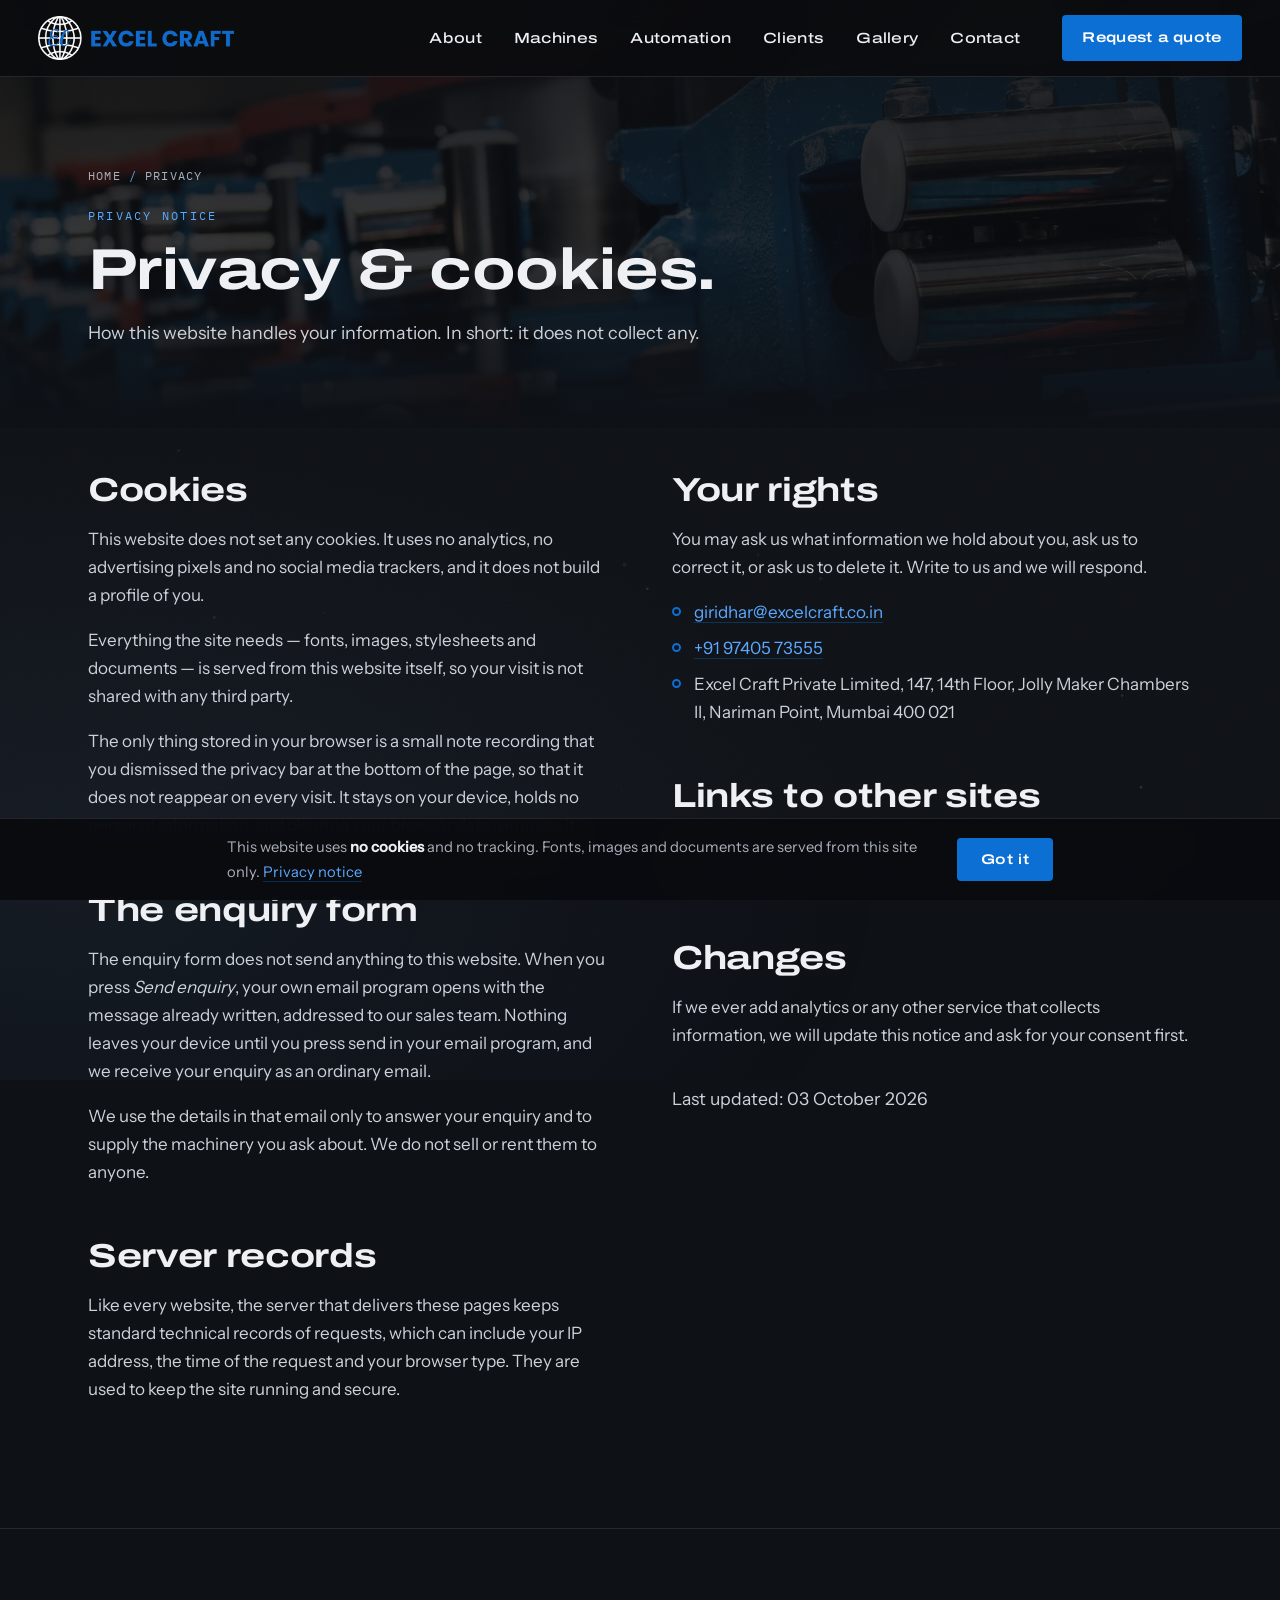
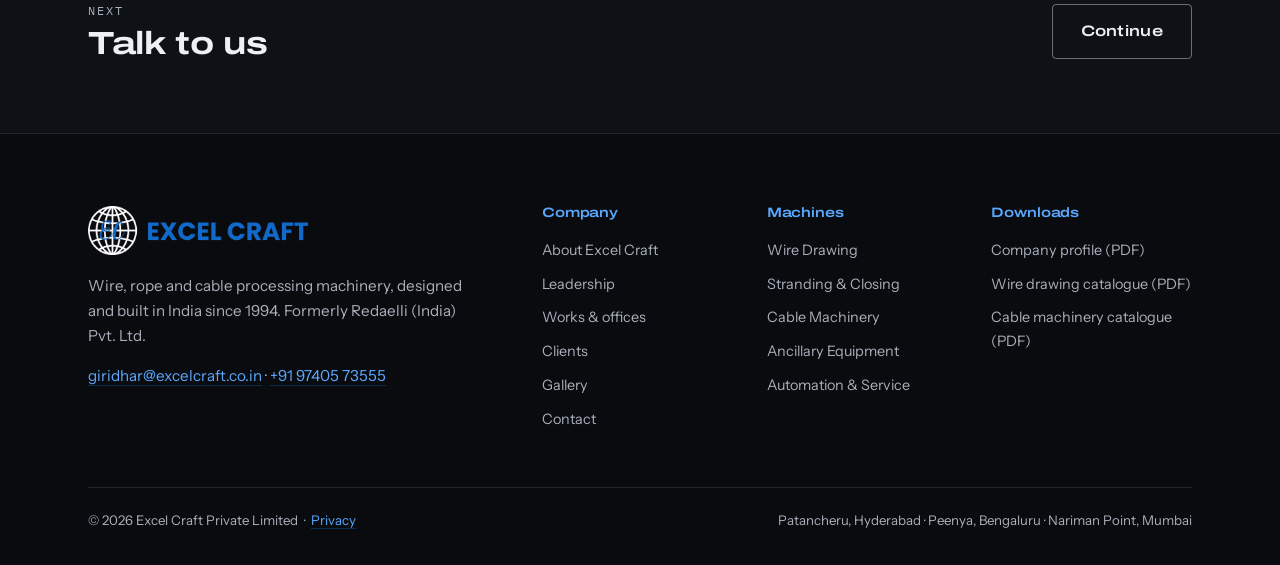
<file: privacy.html>
<!DOCTYPE html>
<html lang="en">
<head>
<meta charset="UTF-8">
<meta name="viewport" content="width=device-width, initial-scale=1.0">
<title>Privacy &amp; Cookies | Excel Craft</title>
<meta name="description" content="Excel Craft's website sets no cookies and uses no tracking or analytics. How we handle enquiries and your rights.">
<meta name="theme-color" content="#0e1116">
<!-- DEPLOY STEP: change SITE_BASE in gen-pages.py when the final domain is live -->
<meta property="og:url" content="https://punithh-bringway.github.io/excelcraft/privacy.html">
<meta property="og:title" content="Privacy &amp; Cookies | Excel Craft">
<meta property="og:description" content="Excel Craft's website sets no cookies and uses no tracking or analytics. How we handle enquiries and your rights.">
<meta property="og:type" content="website">
<meta property="og:image" content="https://punithh-bringway.github.io/excelcraft/assets/img/hero-1400.jpg">
<meta name="twitter:card" content="summary_large_image">
<link rel="canonical" href="https://punithh-bringway.github.io/excelcraft/privacy.html">
<link rel="icon" type="image/png" sizes="192x192" href="assets/img/mark.png">
<link rel="icon" type="image/png" sizes="32x32" href="assets/img/favicon-32.png">
<link rel="apple-touch-icon" href="assets/img/apple-touch-icon.png">
<link rel="preload" as="font" type="font/woff2" href="assets/fonts/Archivo-700-w125-latin.woff2" crossorigin>
<link rel="preload" as="font" type="font/woff2" href="assets/fonts/InstrumentSans-400-w100-latin.woff2" crossorigin>
<link rel="stylesheet" href="assets/css/fonts.css">
<link rel="stylesheet" href="assets/css/main.css">
<script>document.documentElement.classList.add('js');window.addEventListener('load',function(){document.body.classList.add('ready')});</script>
</head>
<body>
<a class="skip-link" href="#main">Skip to content</a>
<div class="env" aria-hidden="true"><div class="env-glow"></div><canvas id="motes"></canvas><div class="env-grain"></div></div>

<header class="nav" id="nav" data-solid>
  <div class="nav-inner">
    <a class="brand" href="index.html" aria-label="Excel Craft, home"><img src="assets/img/logo.png" alt="Excel Craft" width="196" height="43"></a>
    <nav class="menu" aria-label="Main menu">
      <ul class="menu-list">
        <li><a class="menu-top" href="about.html">About</a></li>
        <li class="has-drop">
          <button class="menu-top" aria-expanded="false">Machines</button>
          <ul class="drop">
            <li><a href="wire-drawing.html">Wire Drawing Machines</a></li>
            <li><a href="stranding-closing.html">Stranding &amp; Closing Machines</a></li>
            <li><a href="cable-machinery.html">Cable Machinery</a></li>
            <li><a href="ancillary.html">Ancillary Equipment</a></li>
            <li><a class="drop-all" href="products.html">All machines &amp; capabilities</a></li>
          </ul>
        </li>
        <li><a class="menu-top" href="services.html">Automation</a></li>
        <li><a class="menu-top" href="clients.html">Clients</a></li>
        <li><a class="menu-top" href="gallery.html">Gallery</a></li>
        <li><a class="menu-top" href="contact.html">Contact</a></li>
      </ul>
    </nav>
    <a class="btn btn-solid nav-cta" href="contact.html#enquiry">Request a quote</a>
    <button class="burger" id="burger" aria-expanded="false" aria-controls="mobile-menu" aria-label="Open menu"><span></span><span></span><span></span></button>
  </div>
</header>

<div class="mobile-menu" id="mobile-menu" hidden>
  <nav aria-label="Mobile menu">
    <a class="mm-single" href="about.html">About</a>
    <details><summary>Machines</summary>
      <a href="wire-drawing.html">Wire Drawing Machines</a>
      <a href="stranding-closing.html">Stranding &amp; Closing Machines</a>
      <a href="cable-machinery.html">Cable Machinery</a>
      <a href="ancillary.html">Ancillary Equipment</a>
      <a href="products.html">All machines &amp; capabilities</a>
    </details>
    <a class="mm-single" href="services.html">Automation &amp; Service</a>
    <a class="mm-single" href="clients.html">Clients</a>
    <a class="mm-single" href="gallery.html">Gallery</a>
    <a class="mm-single" href="contact.html">Contact</a>
    <a class="btn btn-solid mm-cta" href="contact.html#enquiry">Request a quote</a>
  </nav>
</div>

<main id="main" tabindex="-1">

<section class="page-hero">
  <div class="page-hero-bg" style="background-image:url('assets/img/capstan.webp')" aria-hidden="true"></div>
  <div class="wrap">
    <p class="breadcrumb"><a href="index.html">Home</a><span class="sep">/</span>Privacy</p>
    <p class="kicker">Privacy notice</p>
    <h1>Privacy &amp; cookies.</h1>
    <p class="page-lede">How this website handles your information. In short: it does not collect any.</p>
  </div>
</section>

<section class="sec" style="padding-top:clamp(30px,5vh,60px)">
  <div class="wrap two">
    <div class="prose reveal">
      <h2>Cookies</h2>
      <p>This website does not set any cookies. It uses no analytics, no advertising pixels and no social media trackers, and it does not build a profile of you.</p>
      <p>Everything the site needs &mdash; fonts, images, stylesheets and documents &mdash; is served from this website itself, so your visit is not shared with any third party.</p>
      <p>The only thing stored in your browser is a small note recording that you dismissed the privacy bar at the bottom of the page, so that it does not reappear on every visit. It stays on your device, holds no personal information, and clearing your browser data removes it.</p>

      <h2>The enquiry form</h2>
      <p>The enquiry form does not send anything to this website. When you press <em>Send enquiry</em>, your own email program opens with the message already written, addressed to our sales team. Nothing leaves your device until you press send in your email program, and we receive your enquiry as an ordinary email.</p>
      <p>We use the details in that email only to answer your enquiry and to supply the machinery you ask about. We do not sell or rent them to anyone.</p>

      <h2>Server records</h2>
      <p>Like every website, the server that delivers these pages keeps standard technical records of requests, which can include your IP address, the time of the request and your browser type. They are used to keep the site running and secure.</p>
    </div>
    <div class="prose reveal">
      <h2>Your rights</h2>
      <p>You may ask us what information we hold about you, ask us to correct it, or ask us to delete it. Write to us and we will respond.</p>
      <ul class="ticks">
        <li><a class="text-link" href="mailto:giridhar@excelcraft.co.in">giridhar@excelcraft.co.in</a></li>
        <li><a class="text-link" href="tel:+919740573555">+91 97405 73555</a></li>
        <li>Excel Craft Private Limited, 147, 14th Floor, Jolly Maker Chambers II, Nariman Point, Mumbai 400 021</li>
      </ul>

      <h2>Links to other sites</h2>
      <p>Our catalogues and profile are PDF files hosted here. Where we link to another company&rsquo;s website, their own privacy practices apply.</p>

      <h2>Changes</h2>
      <p>If we ever add analytics or any other service that collects information, we will update this notice and ask for your consent first.</p>
      <p class="sec-lede" style="margin-top:2em">Last updated: 03 October 2026</p>
    </div>
  </div>
</section>

<section class="next-band">
  <div class="wrap">
    <div><p class="next-label">Next</p><h2>Talk to us</h2></div>
    <a class="btn btn-ghost" href="contact.html">Continue</a>
  </div>
</section>

</main>

<footer class="footer">
  <div class="wrap">
    <div class="foot-top">
      <div class="foot-brand">
        <img src="assets/img/logo.png" alt="Excel Craft" width="220" height="49" loading="lazy">
        <p>Wire, rope and cable processing machinery, designed and built in India since 1994. Formerly Redaelli (India) Pvt. Ltd.</p>
        <p><a class="text-link" href="mailto:giridhar@excelcraft.co.in">giridhar@excelcraft.co.in</a> &middot; <a class="text-link" href="tel:+919740573555">+91 97405 73555</a></p>
      </div>
      <nav class="foot-nav" aria-label="Footer">
        <div>
          <h4>Company</h4>
          <a href="about.html">About Excel Craft</a>
          <a href="about.html#leadership">Leadership</a>
          <a href="about.html#works">Works &amp; offices</a>
          <a href="clients.html">Clients</a>
          <a href="gallery.html">Gallery</a>
          <a href="contact.html">Contact</a>
        </div>
        <div>
          <h4>Machines</h4>
          <a href="wire-drawing.html">Wire Drawing</a>
          <a href="stranding-closing.html">Stranding &amp; Closing</a>
          <a href="cable-machinery.html">Cable Machinery</a>
          <a href="ancillary.html">Ancillary Equipment</a>
          <a href="services.html">Automation &amp; Service</a>
        </div>
        <div>
          <h4>Downloads</h4>
          <a href="assets/docs/excel-craft-company-profile.pdf" target="_blank" rel="noopener">Company profile (PDF)</a>
          <a href="assets/docs/excel-craft-wire-drawing-catalogue.pdf" target="_blank" rel="noopener">Wire drawing catalogue (PDF)</a>
          <a href="assets/docs/excel-craft-cable-machinery-catalogue.pdf" target="_blank" rel="noopener">Cable machinery catalogue (PDF)</a>
        </div>
      </nav>
    </div>
    <div class="foot-bottom">
      <p>&copy; <span id="year">2026</span> Excel Craft Private Limited &nbsp;&middot;&nbsp; <a class="text-link" href="privacy.html">Privacy</a></p>
      <p>Patancheru, Hyderabad &middot; Peenya, Bengaluru &middot; Nariman Point, Mumbai</p>
    </div>
  </div>
</footer>

<div class="notice" id="notice" hidden>
  <p>This website uses <strong>no cookies</strong> and no tracking. Fonts, images and documents are served from this site only. <a class="text-link" href="privacy.html">Privacy notice</a></p>
  <button class="btn btn-solid" id="notice-ok" type="button">Got it</button>
</div>
<script src="assets/js/main.js" defer></script>
</body>
</html>
</file>
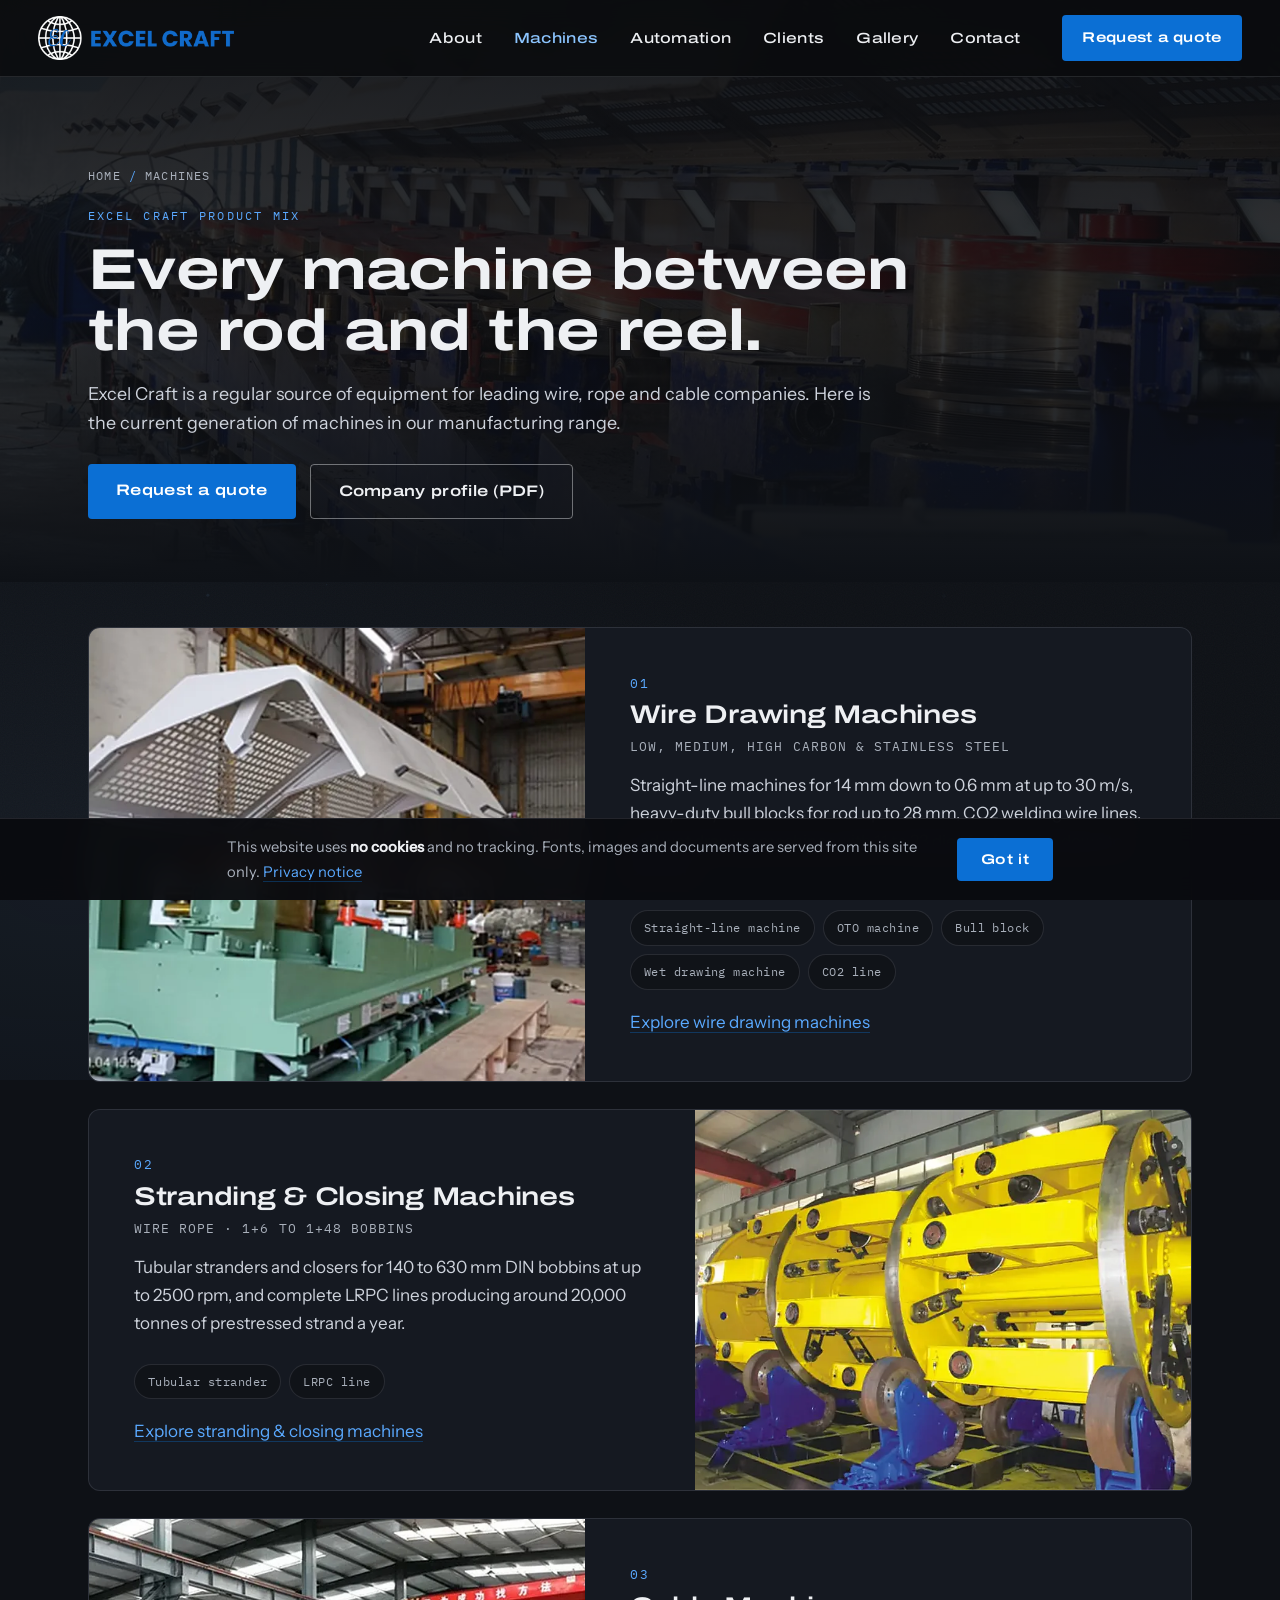
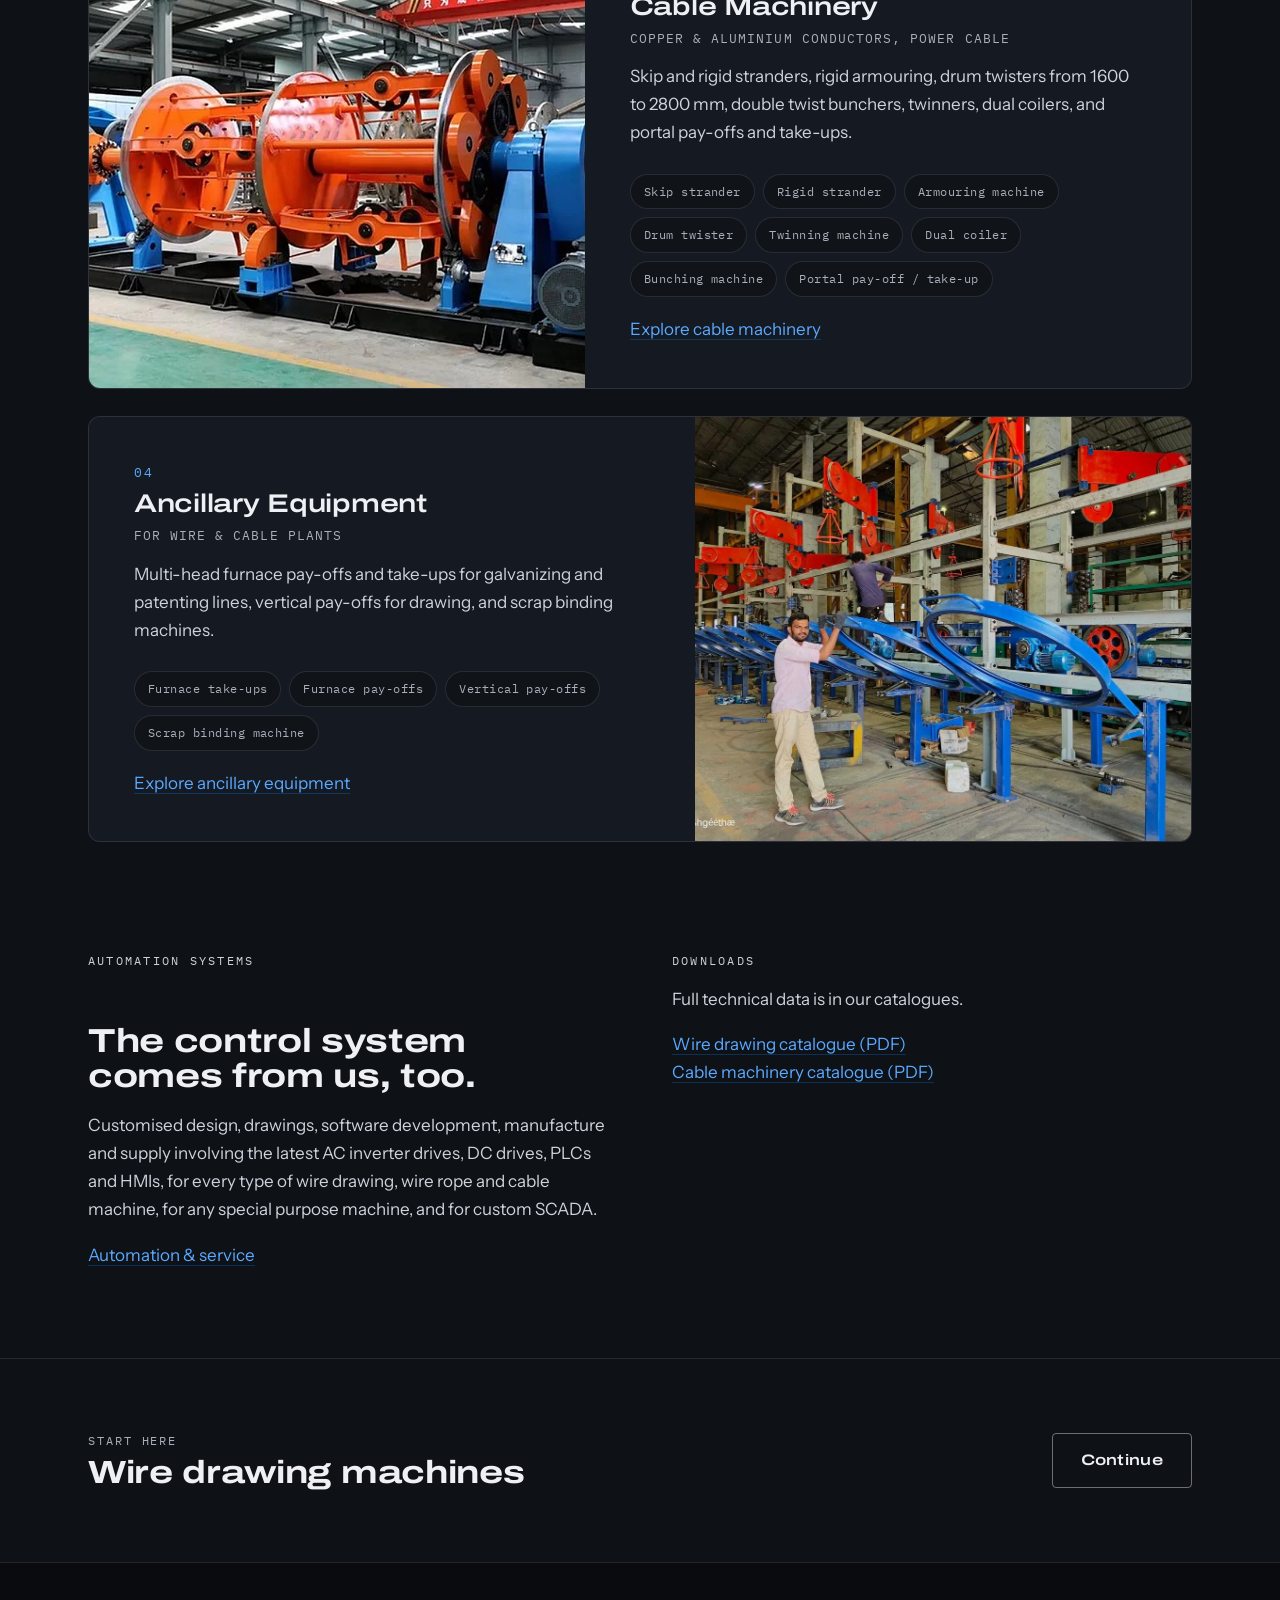
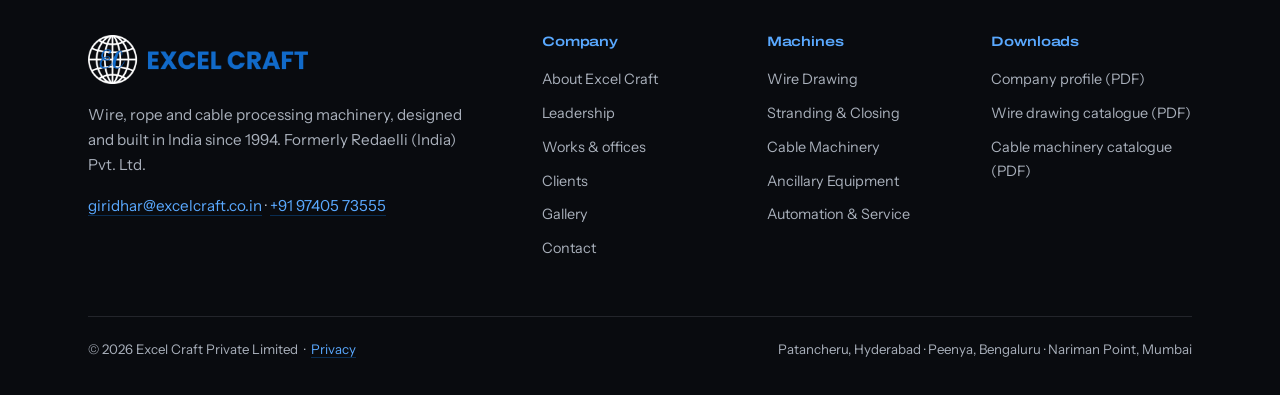
<file: products.html>
<!DOCTYPE html>
<html lang="en">
<head>
<meta charset="UTF-8">
<meta name="viewport" content="width=device-width, initial-scale=1.0">
<title>Machines | Excel Craft Wire, Rope &amp; Cable Machinery</title>
<meta name="description" content="The full Excel Craft product mix: wire drawing machines, stranding and closing machines, cable machinery, ancillary equipment and automation.">
<meta name="theme-color" content="#0e1116">
<!-- DEPLOY STEP: change SITE_BASE in gen-pages.py when the final domain is live -->
<meta property="og:url" content="https://punithh-bringway.github.io/excelcraft/products.html">
<meta property="og:title" content="Machines | Excel Craft Wire, Rope &amp; Cable Machinery">
<meta property="og:description" content="The full Excel Craft product mix: wire drawing machines, stranding and closing machines, cable machinery, ancillary equipment and automation.">
<meta property="og:type" content="website">
<meta property="og:image" content="https://punithh-bringway.github.io/excelcraft/assets/img/hero-1400.jpg">
<meta name="twitter:card" content="summary_large_image">
<link rel="canonical" href="https://punithh-bringway.github.io/excelcraft/products.html">
<link rel="icon" type="image/png" sizes="192x192" href="assets/img/mark.png">
<link rel="icon" type="image/png" sizes="32x32" href="assets/img/favicon-32.png">
<link rel="apple-touch-icon" href="assets/img/apple-touch-icon.png">
<link rel="preload" as="font" type="font/woff2" href="assets/fonts/Archivo-700-w125-latin.woff2" crossorigin>
<link rel="preload" as="font" type="font/woff2" href="assets/fonts/InstrumentSans-400-w100-latin.woff2" crossorigin>
<link rel="stylesheet" href="assets/css/fonts.css">
<link rel="stylesheet" href="assets/css/main.css">
<script>document.documentElement.classList.add('js');window.addEventListener('load',function(){document.body.classList.add('ready')});</script>
</head>
<body>
<a class="skip-link" href="#main">Skip to content</a>
<div class="env" aria-hidden="true"><div class="env-glow"></div><canvas id="motes"></canvas><div class="env-grain"></div></div>

<header class="nav" id="nav" data-solid>
  <div class="nav-inner">
    <a class="brand" href="index.html" aria-label="Excel Craft, home"><img src="assets/img/logo.png" alt="Excel Craft" width="196" height="43"></a>
    <nav class="menu" aria-label="Main menu">
      <ul class="menu-list">
        <li><a class="menu-top" href="about.html">About</a></li>
        <li class="has-drop">
          <button class="menu-top" aria-expanded="false" aria-current="page">Machines</button>
          <ul class="drop">
            <li><a href="wire-drawing.html">Wire Drawing Machines</a></li>
            <li><a href="stranding-closing.html">Stranding &amp; Closing Machines</a></li>
            <li><a href="cable-machinery.html">Cable Machinery</a></li>
            <li><a href="ancillary.html">Ancillary Equipment</a></li>
            <li><a class="drop-all" href="products.html">All machines &amp; capabilities</a></li>
          </ul>
        </li>
        <li><a class="menu-top" href="services.html">Automation</a></li>
        <li><a class="menu-top" href="clients.html">Clients</a></li>
        <li><a class="menu-top" href="gallery.html">Gallery</a></li>
        <li><a class="menu-top" href="contact.html">Contact</a></li>
      </ul>
    </nav>
    <a class="btn btn-solid nav-cta" href="contact.html#enquiry">Request a quote</a>
    <button class="burger" id="burger" aria-expanded="false" aria-controls="mobile-menu" aria-label="Open menu"><span></span><span></span><span></span></button>
  </div>
</header>

<div class="mobile-menu" id="mobile-menu" hidden>
  <nav aria-label="Mobile menu">
    <a class="mm-single" href="about.html">About</a>
    <details><summary>Machines</summary>
      <a href="wire-drawing.html">Wire Drawing Machines</a>
      <a href="stranding-closing.html">Stranding &amp; Closing Machines</a>
      <a href="cable-machinery.html">Cable Machinery</a>
      <a href="ancillary.html">Ancillary Equipment</a>
      <a href="products.html">All machines &amp; capabilities</a>
    </details>
    <a class="mm-single" href="services.html">Automation &amp; Service</a>
    <a class="mm-single" href="clients.html">Clients</a>
    <a class="mm-single" href="gallery.html">Gallery</a>
    <a class="mm-single" href="contact.html">Contact</a>
    <a class="btn btn-solid mm-cta" href="contact.html#enquiry">Request a quote</a>
  </nav>
</div>

<main id="main" tabindex="-1">

<section class="page-hero">
  <div class="page-hero-bg" style="background-image:url('assets/img/hero-1400.jpg')" aria-hidden="true"></div>
  <div class="wrap">
    <p class="breadcrumb"><a href="index.html">Home</a><span class="sep">/</span>Machines</p>
    <p class="kicker">Excel Craft product mix</p>
    <h1>Every machine between<br>the rod and the reel.</h1>
    <p class="page-lede">Excel Craft is a regular source of equipment for leading wire, rope and cable companies. Here is the current generation of machines in our manufacturing range.</p>
    <div class="settle-cta"><a class="btn btn-solid" href="contact.html#enquiry">Request a quote</a><a class="btn btn-ghost" href="assets/docs/excel-craft-company-profile.pdf" target="_blank" rel="noopener">Company profile (PDF)</a></div>
  </div>
</section>

<section class="sec" style="padding-top:clamp(30px,5vh,60px)">
  <div class="wrap">
    <div class="svc-list">
      <article class="svc reveal">
        <div class="svc-media"><img src="assets/img/p-straight-line.webp" alt="Straight-line wire drawing machine" loading="lazy"></div>
        <div class="svc-body">
          <p class="svc-index">01</p><h3>Wire Drawing Machines</h3><p class="svc-tag">Low, medium, high carbon &amp; stainless steel</p><p>Straight-line machines for 14 mm down to 0.6 mm at up to 30 m/s, heavy-duty bull blocks for rod up to 28 mm, CO2 welding wire lines, and wet drawing machines with 11 to 23 dies for fine wire down to 0.17 mm.</p>
          <ul class="chip-row"><li><a href="wire-drawing.html#straight-line">Straight-line machine</a></li><li><a href="wire-drawing.html#oto">OTO machine</a></li><li><a href="wire-drawing.html#bull-block">Bull block</a></li><li><a href="wire-drawing.html#wet-drawing">Wet drawing machine</a></li><li><a href="wire-drawing.html#co2-line">CO2 line</a></li></ul>
          <p style="margin:18px 0 0"><a class="text-link" href="wire-drawing.html">Explore wire drawing machines</a></p>
        </div>
      </article>
      <article class="svc reveal">
        <div class="svc-media"><img src="assets/img/g-tubular-yellow.webp" alt="Tubular stranding machine" loading="lazy"></div>
        <div class="svc-body">
          <p class="svc-index">02</p><h3>Stranding &amp; Closing Machines</h3><p class="svc-tag">Wire rope &middot; 1+6 to 1+48 bobbins</p><p>Tubular stranders and closers for 140 to 630 mm DIN bobbins at up to 2500 rpm, and complete LRPC lines producing around 20,000 tonnes of prestressed strand a year.</p>
          <ul class="chip-row"><li><a href="stranding-closing.html#tubular">Tubular strander</a></li><li><a href="stranding-closing.html#lrpc">LRPC line</a></li></ul>
          <p style="margin:18px 0 0"><a class="text-link" href="stranding-closing.html">Explore stranding &amp; closing machines</a></p>
        </div>
      </article>
      <article class="svc reveal">
        <div class="svc-media"><img src="assets/img/g-rigid-orange.webp" alt="Rigid stranding machine" loading="lazy"></div>
        <div class="svc-body">
          <p class="svc-index">03</p><h3>Cable Machinery</h3><p class="svc-tag">Copper &amp; aluminium conductors, power cable</p><p>Skip and rigid stranders, rigid armouring, drum twisters from 1600 to 2800 mm, double twist bunchers, twinners, dual coilers, and portal pay-offs and take-ups.</p>
          <ul class="chip-row"><li><a href="cable-machinery.html#skip-strander">Skip strander</a></li><li><a href="cable-machinery.html#rigid-strander">Rigid strander</a></li><li><a href="cable-machinery.html#rigid-armouring">Armouring machine</a></li><li><a href="cable-machinery.html#drum-twister">Drum twister</a></li><li><a href="cable-machinery.html#twinning">Twinning machine</a></li><li><a href="cable-machinery.html#dual-coiler">Dual coiler</a></li><li><a href="cable-machinery.html#bunching">Bunching machine</a></li><li><a href="cable-machinery.html#portal">Portal pay-off / take-up</a></li></ul>
          <p style="margin:18px 0 0"><a class="text-link" href="cable-machinery.html">Explore cable machinery</a></p>
        </div>
      </article>
      <article class="svc reveal">
        <div class="svc-media"><img src="assets/img/p-furnace-payoff.webp" alt="Row of furnace pay-offs" loading="lazy"></div>
        <div class="svc-body">
          <p class="svc-index">04</p><h3>Ancillary Equipment</h3><p class="svc-tag">For wire &amp; cable plants</p><p>Multi-head furnace pay-offs and take-ups for galvanizing and patenting lines, vertical pay-offs for drawing, and scrap binding machines.</p>
          <ul class="chip-row"><li><a href="ancillary.html#furnace-takeup">Furnace take-ups</a></li><li><a href="ancillary.html#furnace-payoff">Furnace pay-offs</a></li><li><a href="ancillary.html#vertical-payoff">Vertical pay-offs</a></li><li><a href="ancillary.html#scrap-binding">Scrap binding machine</a></li></ul>
          <p style="margin:18px 0 0"><a class="text-link" href="ancillary.html">Explore ancillary equipment</a></p>
        </div>
      </article>
    </div>
  </div>
</section>
<section class="sec sec-tight" style="padding-top:0">
  <div class="wrap two reveal">
    <div class="prose">
      <p class="kicker">Automation systems</p>
      <h2>The control system comes from us, too.</h2>
      <p>Customised design, drawings, software development, manufacture and supply involving the latest AC inverter drives, DC drives, PLCs and HMIs, for every type of wire drawing, wire rope and cable machine, for any special purpose machine, and for custom SCADA.</p>
      <p><a class="text-link" href="services.html">Automation &amp; service</a></p>
    </div>
    <div class="prose">
      <p class="kicker">Downloads</p>
      <p>Full technical data is in our catalogues.</p>
      <p><a class="text-link" href="assets/docs/excel-craft-wire-drawing-catalogue.pdf" target="_blank" rel="noopener">Wire drawing catalogue (PDF)</a><br><a class="text-link" href="assets/docs/excel-craft-cable-machinery-catalogue.pdf" target="_blank" rel="noopener">Cable machinery catalogue (PDF)</a></p>
    </div>
  </div>
</section>

<section class="next-band">
  <div class="wrap">
    <div><p class="next-label">Start here</p><h2>Wire drawing machines</h2></div>
    <a class="btn btn-ghost" href="wire-drawing.html">Continue</a>
  </div>
</section>

</main>

<footer class="footer">
  <div class="wrap">
    <div class="foot-top">
      <div class="foot-brand">
        <img src="assets/img/logo.png" alt="Excel Craft" width="220" height="49" loading="lazy">
        <p>Wire, rope and cable processing machinery, designed and built in India since 1994. Formerly Redaelli (India) Pvt. Ltd.</p>
        <p><a class="text-link" href="mailto:giridhar@excelcraft.co.in">giridhar@excelcraft.co.in</a> &middot; <a class="text-link" href="tel:+919740573555">+91 97405 73555</a></p>
      </div>
      <nav class="foot-nav" aria-label="Footer">
        <div>
          <h4>Company</h4>
          <a href="about.html">About Excel Craft</a>
          <a href="about.html#leadership">Leadership</a>
          <a href="about.html#works">Works &amp; offices</a>
          <a href="clients.html">Clients</a>
          <a href="gallery.html">Gallery</a>
          <a href="contact.html">Contact</a>
        </div>
        <div>
          <h4>Machines</h4>
          <a href="wire-drawing.html">Wire Drawing</a>
          <a href="stranding-closing.html">Stranding &amp; Closing</a>
          <a href="cable-machinery.html">Cable Machinery</a>
          <a href="ancillary.html">Ancillary Equipment</a>
          <a href="services.html">Automation &amp; Service</a>
        </div>
        <div>
          <h4>Downloads</h4>
          <a href="assets/docs/excel-craft-company-profile.pdf" target="_blank" rel="noopener">Company profile (PDF)</a>
          <a href="assets/docs/excel-craft-wire-drawing-catalogue.pdf" target="_blank" rel="noopener">Wire drawing catalogue (PDF)</a>
          <a href="assets/docs/excel-craft-cable-machinery-catalogue.pdf" target="_blank" rel="noopener">Cable machinery catalogue (PDF)</a>
        </div>
      </nav>
    </div>
    <div class="foot-bottom">
      <p>&copy; <span id="year">2026</span> Excel Craft Private Limited &nbsp;&middot;&nbsp; <a class="text-link" href="privacy.html">Privacy</a></p>
      <p>Patancheru, Hyderabad &middot; Peenya, Bengaluru &middot; Nariman Point, Mumbai</p>
    </div>
  </div>
</footer>

<div class="notice" id="notice" hidden>
  <p>This website uses <strong>no cookies</strong> and no tracking. Fonts, images and documents are served from this site only. <a class="text-link" href="privacy.html">Privacy notice</a></p>
  <button class="btn btn-solid" id="notice-ok" type="button">Got it</button>
</div>
<script src="assets/js/main.js" defer></script>
</body>
</html>
</file>
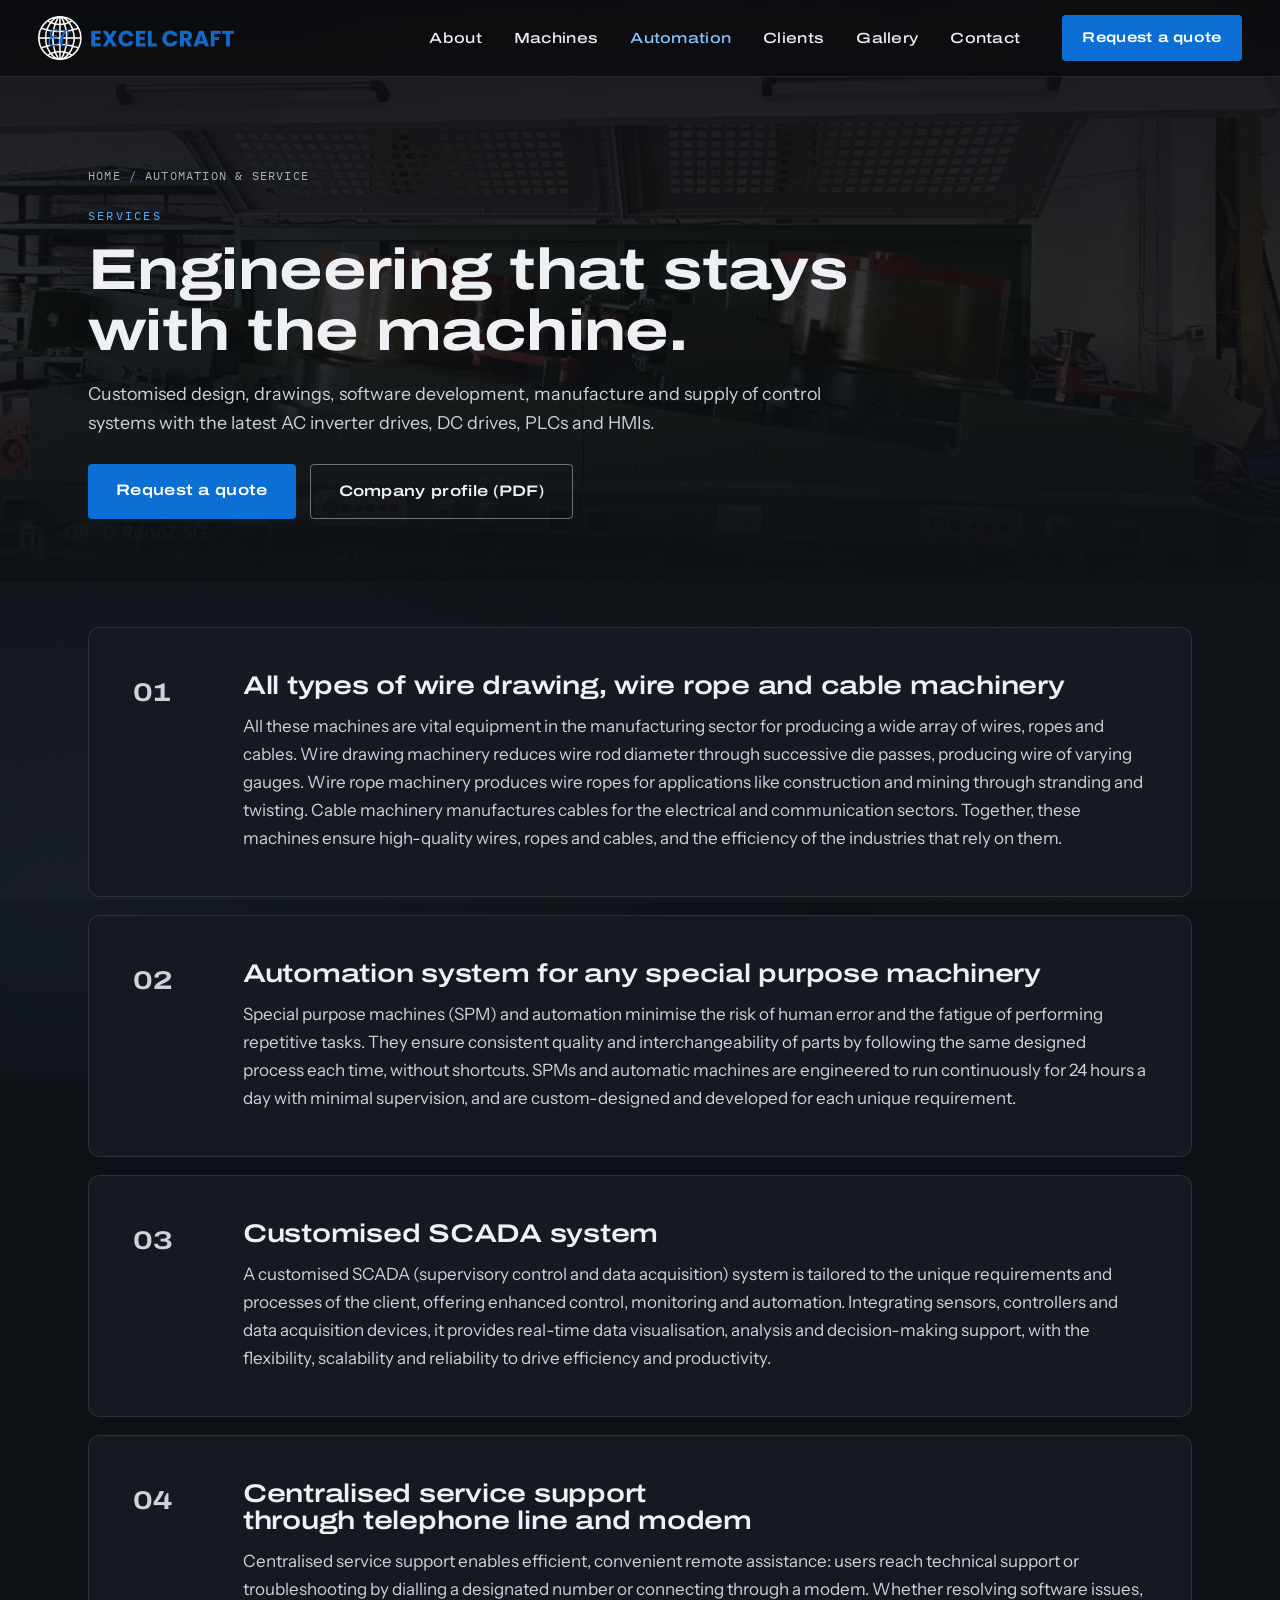
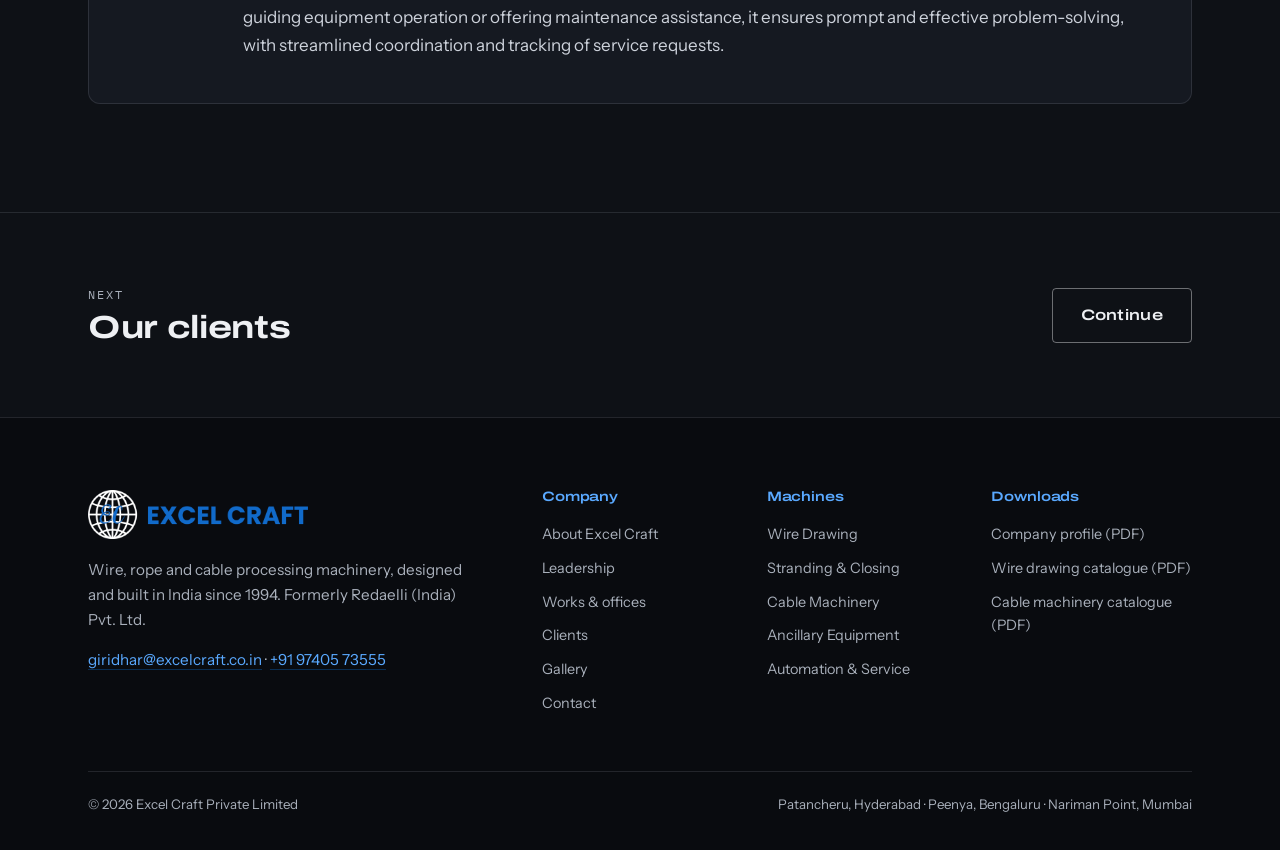
<file: services.html>
<!DOCTYPE html>
<html lang="en">
<head>
<meta charset="UTF-8">
<meta name="viewport" content="width=device-width, initial-scale=1.0">
<title>Automation, SCADA &amp; Service | Excel Craft</title>
<meta name="description" content="In-house electricals, PLC and drive programming, special purpose machine automation, custom SCADA and centralised service support from Excel Craft.">
<meta name="theme-color" content="#0e1116">
<!-- DEPLOY STEP: change SITE_BASE in gen-pages.py when the final domain is live -->
<meta property="og:url" content="https://punithh-bringway.github.io/excelcraft/services.html">
<meta property="og:title" content="Automation, SCADA &amp; Service | Excel Craft">
<meta property="og:description" content="In-house electricals, PLC and drive programming, special purpose machine automation, custom SCADA and centralised service support from Excel Craft.">
<meta property="og:type" content="website">
<meta property="og:image" content="https://punithh-bringway.github.io/excelcraft/assets/img/hero-1400.jpg">
<link rel="icon" type="image/png" href="assets/img/mark.png">
<link rel="preconnect" href="https://fonts.googleapis.com">
<link rel="preconnect" href="https://fonts.gstatic.com" crossorigin>
<link href="https://fonts.googleapis.com/css2?family=Archivo:wdth,wght@125,500;125,600;125,700&family=Instrument+Sans:wght@400;500&family=IBM+Plex+Mono:wght@400;500&display=swap" rel="stylesheet">
<link rel="stylesheet" href="assets/css/main.css">
<script>document.documentElement.classList.add('js');window.addEventListener('load',function(){document.body.classList.add('ready')});</script>
</head>
<body>
<a class="skip-link" href="#main">Skip to content</a>
<div class="env" aria-hidden="true"><div class="env-glow"></div><canvas id="motes"></canvas><div class="env-grain"></div></div>

<header class="nav" id="nav" data-solid>
  <div class="nav-inner">
    <a class="brand" href="index.html" aria-label="Excel Craft, home"><img src="assets/img/logo.png" alt="Excel Craft" width="196" height="43"></a>
    <nav class="menu" aria-label="Main menu">
      <ul class="menu-list">
        <li><a class="menu-top" href="about.html">About</a></li>
        <li class="has-drop">
          <button class="menu-top" aria-expanded="false">Machines</button>
          <ul class="drop">
            <li><a href="wire-drawing.html">Wire Drawing Machines</a></li>
            <li><a href="stranding-closing.html">Stranding &amp; Closing Machines</a></li>
            <li><a href="cable-machinery.html">Cable Machinery</a></li>
            <li><a href="ancillary.html">Ancillary Equipment</a></li>
            <li><a class="drop-all" href="products.html">All machines &amp; capabilities</a></li>
          </ul>
        </li>
        <li><a class="menu-top" href="services.html" aria-current="page">Automation</a></li>
        <li><a class="menu-top" href="clients.html">Clients</a></li>
        <li><a class="menu-top" href="gallery.html">Gallery</a></li>
        <li><a class="menu-top" href="contact.html">Contact</a></li>
      </ul>
    </nav>
    <a class="btn btn-solid nav-cta" href="contact.html#enquiry">Request a quote</a>
    <button class="burger" id="burger" aria-expanded="false" aria-controls="mobile-menu" aria-label="Open menu"><span></span><span></span><span></span></button>
  </div>
</header>

<div class="mobile-menu" id="mobile-menu" hidden>
  <nav aria-label="Mobile menu">
    <a class="mm-single" href="about.html">About</a>
    <details><summary>Machines</summary>
      <a href="wire-drawing.html">Wire Drawing Machines</a>
      <a href="stranding-closing.html">Stranding &amp; Closing Machines</a>
      <a href="cable-machinery.html">Cable Machinery</a>
      <a href="ancillary.html">Ancillary Equipment</a>
      <a href="products.html">All machines &amp; capabilities</a>
    </details>
    <a class="mm-single" href="services.html">Automation &amp; Service</a>
    <a class="mm-single" href="clients.html">Clients</a>
    <a class="mm-single" href="gallery.html">Gallery</a>
    <a class="mm-single" href="contact.html">Contact</a>
    <a class="btn btn-solid mm-cta" href="contact.html#enquiry">Request a quote</a>
  </nav>
</div>

<main id="main" tabindex="-1">

<section class="page-hero">
  <div class="page-hero-bg" style="background-image:url('assets/img/g-drawing-line-green.webp')" aria-hidden="true"></div>
  <div class="wrap">
    <p class="breadcrumb"><a href="index.html">Home</a><span class="sep">/</span>Automation &amp; Service</p>
    <p class="kicker">Services</p>
    <h1>Engineering that stays<br>with the machine.</h1>
    <p class="page-lede">Customised design, drawings, software development, manufacture and supply of control systems with the latest AC inverter drives, DC drives, PLCs and HMIs.</p>
    <div class="settle-cta"><a class="btn btn-solid" href="contact.html#enquiry">Request a quote</a><a class="btn btn-ghost" href="assets/docs/excel-craft-company-profile.pdf" target="_blank" rel="noopener">Company profile (PDF)</a></div>
  </div>
</section>

<section class="sec" style="padding-top:clamp(30px,5vh,60px)">
  <div class="wrap">
    <div class="serv-list stagger reveal">
      <article class="serv"><p class="svc-index">01</p><div><h3>All types of wire drawing, wire rope and cable machinery</h3><p>All these machines are vital equipment in the manufacturing sector for producing a wide array of wires, ropes and cables. Wire drawing machinery reduces wire rod diameter through successive die passes, producing wire of varying gauges. Wire rope machinery produces wire ropes for applications like construction and mining through stranding and twisting. Cable machinery manufactures cables for the electrical and communication sectors. Together, these machines ensure high-quality wires, ropes and cables, and the efficiency of the industries that rely on them.</p></div></article>
      <article class="serv"><p class="svc-index">02</p><div><h3>Automation system for any special purpose machinery</h3><p>Special purpose machines (SPM) and automation minimise the risk of human error and the fatigue of performing repetitive tasks. They ensure consistent quality and interchangeability of parts by following the same designed process each time, without shortcuts. SPMs and automatic machines are engineered to run continuously for 24 hours a day with minimal supervision, and are custom-designed and developed for each unique requirement.</p></div></article>
      <article class="serv"><p class="svc-index">03</p><div><h3>Customised SCADA system</h3><p>A customised SCADA (supervisory control and data acquisition) system is tailored to the unique requirements and processes of the client, offering enhanced control, monitoring and automation. Integrating sensors, controllers and data acquisition devices, it provides real-time data visualisation, analysis and decision-making support, with the flexibility, scalability and reliability to drive efficiency and productivity.</p></div></article>
      <article class="serv"><p class="svc-index">04</p><div><h3>Centralised service support through telephone line and modem</h3><p>Centralised service support enables efficient, convenient remote assistance: users reach technical support or troubleshooting by dialling a designated number or connecting through a modem. Whether resolving software issues, guiding equipment operation or offering maintenance assistance, it ensures prompt and effective problem-solving, with streamlined coordination and tracking of service requests.</p></div></article>
    </div>
  </div>
</section>

<section class="next-band">
  <div class="wrap">
    <div><p class="next-label">Next</p><h2>Our clients</h2></div>
    <a class="btn btn-ghost" href="clients.html">Continue</a>
  </div>
</section>

</main>

<footer class="footer">
  <div class="wrap">
    <div class="foot-top">
      <div class="foot-brand">
        <img src="assets/img/logo.png" alt="Excel Craft" width="220" height="49" loading="lazy">
        <p>Wire, rope and cable processing machinery, designed and built in India since 1994. Formerly Redaelli (India) Pvt. Ltd.</p>
        <p><a class="text-link" href="mailto:giridhar@excelcraft.co.in">giridhar@excelcraft.co.in</a> &middot; <a class="text-link" href="tel:+919740573555">+91 97405 73555</a></p>
      </div>
      <nav class="foot-nav" aria-label="Footer">
        <div>
          <h4>Company</h4>
          <a href="about.html">About Excel Craft</a>
          <a href="about.html#leadership">Leadership</a>
          <a href="about.html#works">Works &amp; offices</a>
          <a href="clients.html">Clients</a>
          <a href="gallery.html">Gallery</a>
          <a href="contact.html">Contact</a>
        </div>
        <div>
          <h4>Machines</h4>
          <a href="wire-drawing.html">Wire Drawing</a>
          <a href="stranding-closing.html">Stranding &amp; Closing</a>
          <a href="cable-machinery.html">Cable Machinery</a>
          <a href="ancillary.html">Ancillary Equipment</a>
          <a href="services.html">Automation &amp; Service</a>
        </div>
        <div>
          <h4>Downloads</h4>
          <a href="assets/docs/excel-craft-company-profile.pdf" target="_blank" rel="noopener">Company profile (PDF)</a>
          <a href="assets/docs/excel-craft-wire-drawing-catalogue.pdf" target="_blank" rel="noopener">Wire drawing catalogue (PDF)</a>
          <a href="assets/docs/excel-craft-cable-machinery-catalogue.pdf" target="_blank" rel="noopener">Cable machinery catalogue (PDF)</a>
        </div>
      </nav>
    </div>
    <div class="foot-bottom">
      <p>&copy; <span id="year">2026</span> Excel Craft Private Limited</p>
      <p>Patancheru, Hyderabad &middot; Peenya, Bengaluru &middot; Nariman Point, Mumbai</p>
    </div>
  </div>
</footer>

<script src="assets/js/main.js" defer></script>
</body>
</html>
</file>
<file: assets/css/fonts.css>
/* Self-hosted fonts: no third-party requests, so the site sets no cookies at all. */
@font-face{
  font-family: 'Archivo';
  font-style: normal;
  font-weight: 500;
  font-stretch: 125%;
  font-display: swap;
  src: url(../fonts/Archivo-500-w125-latin-ext.woff2) format('woff2');
  unicode-range: U+0100-02BA, U+02BD-02C5, U+02C7-02CC, U+02CE-02D7, U+02DD-02FF, U+0304, U+0308, U+0329, U+1D00-1DBF, U+1E00-1E9F, U+1EF2-1EFF, U+2020, U+20A0-20AB, U+20AD-20C0, U+2113, U+2C60-2C7F, U+A720-A7FF;
}
@font-face{
  font-family: 'Archivo';
  font-style: normal;
  font-weight: 500;
  font-stretch: 125%;
  font-display: swap;
  src: url(../fonts/Archivo-500-w125-latin.woff2) format('woff2');
  unicode-range: U+0000-00FF, U+0131, U+0152-0153, U+02BB-02BC, U+02C6, U+02DA, U+02DC, U+0304, U+0308, U+0329, U+2000-206F, U+20AC, U+2122, U+2191, U+2193, U+2212, U+2215, U+FEFF, U+FFFD;
}
@font-face{
  font-family: 'Archivo';
  font-style: normal;
  font-weight: 600;
  font-stretch: 125%;
  font-display: swap;
  src: url(../fonts/Archivo-600-w125-latin-ext.woff2) format('woff2');
  unicode-range: U+0100-02BA, U+02BD-02C5, U+02C7-02CC, U+02CE-02D7, U+02DD-02FF, U+0304, U+0308, U+0329, U+1D00-1DBF, U+1E00-1E9F, U+1EF2-1EFF, U+2020, U+20A0-20AB, U+20AD-20C0, U+2113, U+2C60-2C7F, U+A720-A7FF;
}
@font-face{
  font-family: 'Archivo';
  font-style: normal;
  font-weight: 600;
  font-stretch: 125%;
  font-display: swap;
  src: url(../fonts/Archivo-600-w125-latin.woff2) format('woff2');
  unicode-range: U+0000-00FF, U+0131, U+0152-0153, U+02BB-02BC, U+02C6, U+02DA, U+02DC, U+0304, U+0308, U+0329, U+2000-206F, U+20AC, U+2122, U+2191, U+2193, U+2212, U+2215, U+FEFF, U+FFFD;
}
@font-face{
  font-family: 'Archivo';
  font-style: normal;
  font-weight: 700;
  font-stretch: 125%;
  font-display: swap;
  src: url(../fonts/Archivo-700-w125-latin-ext.woff2) format('woff2');
  unicode-range: U+0100-02BA, U+02BD-02C5, U+02C7-02CC, U+02CE-02D7, U+02DD-02FF, U+0304, U+0308, U+0329, U+1D00-1DBF, U+1E00-1E9F, U+1EF2-1EFF, U+2020, U+20A0-20AB, U+20AD-20C0, U+2113, U+2C60-2C7F, U+A720-A7FF;
}
@font-face{
  font-family: 'Archivo';
  font-style: normal;
  font-weight: 700;
  font-stretch: 125%;
  font-display: swap;
  src: url(../fonts/Archivo-700-w125-latin.woff2) format('woff2');
  unicode-range: U+0000-00FF, U+0131, U+0152-0153, U+02BB-02BC, U+02C6, U+02DA, U+02DC, U+0304, U+0308, U+0329, U+2000-206F, U+20AC, U+2122, U+2191, U+2193, U+2212, U+2215, U+FEFF, U+FFFD;
}
@font-face{
  font-family: 'IBM Plex Mono';
  font-style: normal;
  font-weight: 400;
  font-display: swap;
  src: url(../fonts/IBMPlexMono-400-latin-ext.woff2) format('woff2');
  unicode-range: U+0100-02BA, U+02BD-02C5, U+02C7-02CC, U+02CE-02D7, U+02DD-02FF, U+0304, U+0308, U+0329, U+1D00-1DBF, U+1E00-1E9F, U+1EF2-1EFF, U+2020, U+20A0-20AB, U+20AD-20C0, U+2113, U+2C60-2C7F, U+A720-A7FF;
}
@font-face{
  font-family: 'IBM Plex Mono';
  font-style: normal;
  font-weight: 400;
  font-display: swap;
  src: url(../fonts/IBMPlexMono-400-latin.woff2) format('woff2');
  unicode-range: U+0000-00FF, U+0131, U+0152-0153, U+02BB-02BC, U+02C6, U+02DA, U+02DC, U+0304, U+0308, U+0329, U+2000-206F, U+20AC, U+2122, U+2191, U+2193, U+2212, U+2215, U+FEFF, U+FFFD;
}
@font-face{
  font-family: 'IBM Plex Mono';
  font-style: normal;
  font-weight: 500;
  font-display: swap;
  src: url(../fonts/IBMPlexMono-500-latin-ext.woff2) format('woff2');
  unicode-range: U+0100-02BA, U+02BD-02C5, U+02C7-02CC, U+02CE-02D7, U+02DD-02FF, U+0304, U+0308, U+0329, U+1D00-1DBF, U+1E00-1E9F, U+1EF2-1EFF, U+2020, U+20A0-20AB, U+20AD-20C0, U+2113, U+2C60-2C7F, U+A720-A7FF;
}
@font-face{
  font-family: 'IBM Plex Mono';
  font-style: normal;
  font-weight: 500;
  font-display: swap;
  src: url(../fonts/IBMPlexMono-500-latin.woff2) format('woff2');
  unicode-range: U+0000-00FF, U+0131, U+0152-0153, U+02BB-02BC, U+02C6, U+02DA, U+02DC, U+0304, U+0308, U+0329, U+2000-206F, U+20AC, U+2122, U+2191, U+2193, U+2212, U+2215, U+FEFF, U+FFFD;
}
@font-face{
  font-family: 'Instrument Sans';
  font-style: normal;
  font-weight: 400;
  font-stretch: 100%;
  font-display: swap;
  src: url(../fonts/InstrumentSans-400-w100-latin-ext.woff2) format('woff2');
  unicode-range: U+0100-02BA, U+02BD-02C5, U+02C7-02CC, U+02CE-02D7, U+02DD-02FF, U+0304, U+0308, U+0329, U+1D00-1DBF, U+1E00-1E9F, U+1EF2-1EFF, U+2020, U+20A0-20AB, U+20AD-20C0, U+2113, U+2C60-2C7F, U+A720-A7FF;
}
@font-face{
  font-family: 'Instrument Sans';
  font-style: normal;
  font-weight: 400;
  font-stretch: 100%;
  font-display: swap;
  src: url(../fonts/InstrumentSans-400-w100-latin.woff2) format('woff2');
  unicode-range: U+0000-00FF, U+0131, U+0152-0153, U+02BB-02BC, U+02C6, U+02DA, U+02DC, U+0304, U+0308, U+0329, U+2000-206F, U+20AC, U+2122, U+2191, U+2193, U+2212, U+2215, U+FEFF, U+FFFD;
}
@font-face{
  font-family: 'Instrument Sans';
  font-style: normal;
  font-weight: 500;
  font-stretch: 100%;
  font-display: swap;
  src: url(../fonts/InstrumentSans-500-w100-latin-ext.woff2) format('woff2');
  unicode-range: U+0100-02BA, U+02BD-02C5, U+02C7-02CC, U+02CE-02D7, U+02DD-02FF, U+0304, U+0308, U+0329, U+1D00-1DBF, U+1E00-1E9F, U+1EF2-1EFF, U+2020, U+20A0-20AB, U+20AD-20C0, U+2113, U+2C60-2C7F, U+A720-A7FF;
}
@font-face{
  font-family: 'Instrument Sans';
  font-style: normal;
  font-weight: 500;
  font-stretch: 100%;
  font-display: swap;
  src: url(../fonts/InstrumentSans-500-w100-latin.woff2) format('woff2');
  unicode-range: U+0000-00FF, U+0131, U+0152-0153, U+02BB-02BC, U+02C6, U+02DA, U+02DC, U+0304, U+0308, U+0329, U+2000-206F, U+20AC, U+2122, U+2191, U+2193, U+2212, U+2215, U+FEFF, U+FFFD;
}
</file>
<file: assets/css/main.css>
/* ============================================================
   Excel Craft — main.css
   Palette: industrial blue sampled from Excel Craft machines (hue 211).
   The L&W premium engine, matched to Excel Craft: graphite canvas,
   brand red #0b6fd4 sampled from the EC logo, capstans instead of towers.
   ============================================================ */

:root{
  --canvas:#0e1116;
  --canvas-deep:#090b0f;
  --panel:#151921;
  --panel-2:#1d222b;
  --accent:#0b6fd4;
  --accent-hover:#2287ee;
  --accent-text:#5aa9ff;
  --accent-muted:rgba(11,111,212,.34);
  --text-primary:#eef0f3;
  --text-secondary:#a9b0bb;
  --line:rgba(169,176,187,.16);
  --tshadow:0 1px 2px rgba(5,5,10,.95),0 3px 12px rgba(5,5,10,.78),0 10px 44px rgba(5,5,10,.8);
  --ease-out:cubic-bezier(.22,.61,.2,1);
  --ease-io:cubic-bezier(.6,.04,.25,1);
  --font-display:"Archivo",system-ui,sans-serif;
  --font-body:"Instrument Sans",system-ui,sans-serif;
  --font-mono:"IBM Plex Mono",ui-monospace,monospace;
  --nav-h:76px;
}

*,*::before,*::after{box-sizing:border-box}
html{scroll-behavior:smooth}
html,body{overflow-x:hidden;overflow-x:clip}
body{
  margin:0;background:var(--canvas);color:var(--text-primary);
  font-family:var(--font-body);font-size:17px;line-height:1.65;
  -webkit-font-smoothing:antialiased;transition:opacity .8s var(--ease-out);
}
html.js body{opacity:0}
html.js body.ready{opacity:1}
html:not(.js) .band{display:none}
html:not(.js) .static-hero{display:flex}
html:not(.js) .hero{height:100vh;height:100svh}
html:not(.js) .cue,html:not(.js) .hero-steps,html:not(.js) .burger{display:none}

h1,h2,h3,h4{font-family:var(--font-display);font-stretch:125%;line-height:1.06;letter-spacing:-.01em;margin:0 0 .5em;text-wrap:balance}
h1{font-size:clamp(2.5rem,6.2vw,4.6rem);font-weight:700}
h2{font-size:clamp(2rem,4.4vw,3.4rem);font-weight:700}
h3{font-size:clamp(1.25rem,2vw,1.6rem);font-weight:600}
h4{font-size:1.05rem;font-weight:600}
p{margin:0 0 1em}
a{color:inherit}
img{max-width:100%;display:block}
button{font:inherit;color:inherit;background:none;border:0;cursor:pointer;padding:0}
ul,ol{margin:0;padding:0;list-style:none}
::selection{background:var(--accent-muted);color:var(--text-primary)}
:focus-visible{outline:2px solid var(--accent-text);outline-offset:3px;border-radius:2px}

.skip-link{position:fixed;top:-60px;left:16px;z-index:200;background:var(--accent);color:#fff;padding:10px 18px;border-radius:6px;font-family:var(--font-mono);font-size:.85rem;text-decoration:none;transition:top .25s var(--ease-out)}
.skip-link:focus{top:12px}
.wrap{max-width:1200px;margin:0 auto;padding:0 clamp(20px,4vw,48px)}

.kicker{font-family:var(--font-mono);font-size:.78rem;letter-spacing:.18em;text-transform:uppercase;color:var(--accent-text);margin:0 0 1.1em}
.kicker b{font-weight:500;color:var(--text-secondary);margin-right:.6em}
.text-link{color:var(--accent-text);text-decoration:none;border-bottom:1px solid var(--accent-muted);transition:border-color .3s var(--ease-out),color .3s var(--ease-out)}
.text-link:hover{color:#8cc5ff;border-color:#8cc5ff}

.btn{display:inline-block;font-family:var(--font-display);font-stretch:125%;font-weight:600;font-size:.95rem;letter-spacing:.02em;text-decoration:none;padding:14px 28px;border-radius:4px;transition:background .3s var(--ease-out),color .3s var(--ease-out),border-color .3s var(--ease-out),transform .3s var(--ease-out);text-shadow:none}
.btn:hover{transform:translateY(-2px)}
.btn-solid{background:var(--accent);color:#fff}
.btn-solid:hover{background:var(--accent-hover)}
.btn-ghost{border:1px solid rgba(238,240,243,.42);color:var(--text-primary)}
.btn-ghost:hover{border-color:var(--accent-text);color:#8cc5ff}
@media (pointer:coarse){
  .btn,.menu-top,.tl-btn{min-height:44px}
  .btn{display:inline-flex;align-items:center;justify-content:center}
  .drop a,.foot-nav a,.mobile-menu details a{padding-top:12px;padding-bottom:12px}
}

/* -------- Fixed environment: drift, embers, grain -------- */
.env{position:fixed;inset:0;z-index:-1;pointer-events:none;background:var(--canvas)}
.env-glow{position:absolute;inset:-20%;background:radial-gradient(ellipse 60% 45% at 78% 18%,rgba(11,111,212,.06) 0%,transparent 60%),radial-gradient(ellipse 70% 55% at 18% 85%,rgba(70,96,128,.13) 0%,transparent 65%);animation:glow-drift 90s var(--ease-io) infinite alternate;animation-delay:-30s}
@keyframes glow-drift{from{transform:translate3d(-2%,-1%,0) scale(1)}to{transform:translate3d(2%,2%,0) scale(1.06)}}
#motes{position:absolute;inset:0;width:100%;height:100%}
.env-grain{position:absolute;inset:0;opacity:.05;background-image:url("data:image/svg+xml,%3Csvg xmlns='http://www.w3.org/2000/svg' width='120' height='120'%3E%3Cfilter id='n'%3E%3CfeTurbulence type='fractalNoise' baseFrequency='0.9' numOctaves='2'/%3E%3C/filter%3E%3Crect width='120' height='120' filter='url(%23n)' opacity='0.6'/%3E%3C/svg%3E")}
body.paused *,body.paused *::before,body.paused *::after{animation-play-state:paused!important}

/* -------- Nav -------- */
.nav{position:fixed;top:0;left:0;right:0;z-index:100;transition:background .4s var(--ease-out),border-color .4s var(--ease-out),backdrop-filter .4s var(--ease-out);border-bottom:1px solid transparent}
.nav.solid{background:rgba(10,11,14,.84);backdrop-filter:blur(14px);border-bottom-color:var(--line)}
.nav-inner{max-width:1400px;margin:0 auto;height:var(--nav-h);padding:0 clamp(16px,3vw,40px);display:flex;align-items:center;gap:28px}
.brand{flex:0 0 auto;display:block}
.brand img{width:196px;height:auto}
.menu{margin-left:auto}
.menu-list{display:flex;align-items:baseline;gap:4px}
.menu-list>li{position:relative}
.menu-top{display:inline-block;font-family:var(--font-display);font-stretch:125%;font-weight:500;font-size:.92rem;letter-spacing:.02em;color:var(--text-primary);text-decoration:none;padding:10px 14px;border-radius:4px;transition:color .3s var(--ease-out)}
.menu-top:hover,.menu-top[aria-current="page"]{color:#8cc5ff}
.drop{position:absolute;top:100%;left:0;min-width:260px;background:rgba(16,18,23,.97);border:1px solid var(--line);border-radius:8px;padding:10px;opacity:0;visibility:hidden;transform:translateY(8px);transition:opacity .3s var(--ease-out),transform .3s var(--ease-out),visibility 0s linear .3s;box-shadow:0 24px 60px rgba(5,7,12,.55)}
.has-drop:hover .drop,.has-drop:focus-within .drop,.has-drop.open .drop{opacity:1;visibility:visible;transform:translateY(0);transition:opacity .3s var(--ease-out),transform .3s var(--ease-out),visibility 0s}
.drop a{display:block;padding:9px 12px;border-radius:5px;font-size:.9rem;text-decoration:none;color:var(--text-secondary);transition:color .25s var(--ease-out),background .25s var(--ease-out)}
.drop a:hover{color:var(--text-primary);background:rgba(11,111,212,.12)}
.drop .drop-all{border-top:1px solid var(--line);margin-top:6px;padding-top:12px;color:var(--accent-text)}
.nav-cta{padding:11px 20px;font-size:.88rem}
.burger{display:none;width:44px;height:44px;position:relative;z-index:130}
.burger span{display:block;width:22px;height:2px;background:var(--text-primary);margin:5px auto;transition:transform .35s var(--ease-out),opacity .35s var(--ease-out)}
.burger[aria-expanded="true"] span:nth-child(1){transform:translateY(7px) rotate(45deg)}
.burger[aria-expanded="true"] span:nth-child(2){opacity:0}
.burger[aria-expanded="true"] span:nth-child(3){transform:translateY(-7px) rotate(-45deg)}
.mobile-menu{position:fixed;inset:0;z-index:120;background:rgba(10,11,14,.98);padding:calc(var(--nav-h) + 20px) 28px 40px;overflow-y:auto}
.mobile-menu details{border-bottom:1px solid var(--line)}
.mobile-menu summary{font-family:var(--font-display);font-stretch:125%;font-weight:600;font-size:1.15rem;padding:16px 0;cursor:pointer;list-style:none}
.mobile-menu summary::-webkit-details-marker{display:none}
.mobile-menu details a,.mm-single{display:block;padding:10px 0 10px 16px;color:var(--text-secondary);text-decoration:none;font-size:1rem}
.mm-single{font-family:var(--font-display);font-stretch:125%;font-weight:600;font-size:1.15rem;color:var(--text-primary);padding:16px 0;border-bottom:1px solid var(--line)}
.mm-cta{margin-top:28px;text-align:center;display:block}
@media (max-width:1120px){.menu,.nav-cta{display:none}.burger{display:block;margin-left:auto}}

/* ============================================================
   HERO — the scroll journey down the wire drawing line
   ============================================================ */
.hero{position:relative;height:600vh}
.stage{position:sticky;top:0;height:100vh;height:100svh;overflow:hidden}
.cam{position:absolute;inset:0;will-change:transform;transform-origin:22% 52%}
.cam img{position:absolute;inset:0;width:100%;height:100%;object-fit:cover;object-position:40% 50%;transform:translateZ(0)}
.scrim{position:absolute;inset:0;pointer-events:none;background:linear-gradient(to bottom,rgba(10,11,16,.72) 0,rgba(10,11,16,0) 22%),linear-gradient(rgba(10,11,16,.4),rgba(10,11,16,.4)),radial-gradient(ellipse 120% 90% at 50% 45%,rgba(10,10,18,0) 30%,rgba(10,10,18,.7) 100%)}
.stage::after{content:"";position:absolute;left:0;right:0;bottom:0;height:34%;pointer-events:none;background:linear-gradient(to top,rgba(15,17,21,.9),transparent)}
.band{position:absolute;inset:0;display:flex;flex-direction:column;justify-content:center;padding:0 clamp(24px,7vw,110px);max-width:880px;opacity:0;visibility:hidden;pointer-events:none;text-shadow:var(--tshadow)}
.band.on{visibility:visible}
.band .btn{text-shadow:none;pointer-events:none}
.band.on .btn{pointer-events:auto}
.band::before{content:"";position:absolute;inset:-4%;pointer-events:none;z-index:-1;opacity:calc(.25 + .75*var(--k,1));background:radial-gradient(ellipse 74% 62% at 38% 50%,rgba(5,5,10,.82) 0%,rgba(5,5,10,.6) 46%,rgba(5,5,10,0) 76%)}
.band-2,.band-4{align-items:flex-end;text-align:right;margin-left:auto;max-width:none}
.band-2>*,.band-4>*{max-width:640px}
.band-2::before,.band-4::before{background:radial-gradient(ellipse 74% 62% at 66% 50%,rgba(5,5,10,.82) 0%,rgba(5,5,10,.6) 46%,rgba(5,5,10,0) 76%)}
.band-5{align-items:center;text-align:center;max-width:none;padding-bottom:4vh}
.band-5::before{background:radial-gradient(ellipse 66% 58% at 50% 52%,rgba(5,5,10,.86) 0%,rgba(5,5,10,.64) 46%,rgba(5,5,10,0) 76%)}
.band .split{margin-bottom:.35em}
.band .big{font-family:var(--font-display);font-stretch:125%;font-weight:600;font-size:clamp(1.7rem,3.6vw,2.9rem);line-height:1.14;letter-spacing:-.01em;margin-bottom:.4em}
.band-sub{font-size:clamp(1rem,1.4vw,1.2rem);color:#e8eaef;max-width:34em}
.band-2 .band-sub,.band-4 .band-sub{margin-left:auto}
.band-5 .band-sub{margin-left:auto;margin-right:auto}
.settle-cta{display:flex;gap:14px;margin-top:18px;flex-wrap:wrap;justify-content:center}
.split .w{display:inline-block;white-space:nowrap}
.split .c{display:inline-block}
.sr-only{position:absolute;width:1px;height:1px;margin:-1px;padding:0;overflow:hidden;clip:rect(0 0 0 0);white-space:nowrap;border:0}
.e-scatter .c{--kc:clamp(0,(var(--k,0) - var(--th,0))*2.6,1);opacity:var(--kc);transform:translate(calc((1 - var(--kc))*var(--jx,0px)),calc((1 - var(--kc))*var(--jy,0px))) rotate(calc((1 - var(--kc))*var(--jr,0deg)))}
.e-grid .c{--kc:clamp(0,(var(--k,0) - var(--th,0))*2.6,1);opacity:var(--kc);transform:translateX(calc((1 - var(--kc))*var(--jx,0px)))}
.e-rise .w,.e-settle .w{--kc:clamp(0,(var(--k,0) - var(--th,0))*2.8,1);opacity:var(--kc);transform:translateY(calc((1 - var(--kc))*26px))}
.e-blur{position:relative}
.e-blur .soft{position:absolute;inset:0;filter:blur(10px);opacity:calc(1 - var(--k,0));pointer-events:none}
.e-blur .sharp{opacity:var(--k,0)}
.band-5 .settle-sub{opacity:var(--ks,0);transform:translateY(calc((1 - var(--ks,0))*14px))}
.band-5 .settle-cta{opacity:var(--kb,0);transform:translateY(calc((1 - var(--kb,0))*14px))}
.hero-steps{position:absolute;right:clamp(14px,2.5vw,34px);top:50%;transform:translateY(-50%);display:flex;flex-direction:column;gap:10px}
.hero-steps span{display:block;width:14px;height:14px;border-radius:50%;border:2px solid rgba(238,240,243,.3);transition:background .4s var(--ease-out),border-color .4s var(--ease-out)}
.hero-steps span.lit{background:var(--accent);border-color:var(--accent)}
.cue{position:absolute;bottom:26px;left:50%;transform:translateX(-50%);display:flex;flex-direction:column;align-items:center;gap:8px;color:#d9dce3}
.cue-label{font-family:var(--font-mono);font-size:.7rem;letter-spacing:.22em;text-transform:uppercase;text-shadow:var(--tshadow)}
.cue-line{width:1px;height:44px;overflow:hidden;position:relative;background:rgba(238,240,243,.18)}
.cue-line::after{content:"";position:absolute;left:0;top:-50%;width:100%;height:50%;background:var(--accent);animation:cue-drop 2.2s var(--ease-io) infinite;animation-delay:-1.1s}
@keyframes cue-drop{from{top:-50%}to{top:110%}}
.static-hero{position:absolute;inset:0;display:none;flex-direction:column;justify-content:flex-end;padding:0 clamp(22px,6vw,80px) 12svh;text-shadow:var(--tshadow);background:linear-gradient(to top,rgba(15,17,21,.92) 0%,rgba(15,17,21,.45) 50%,rgba(15,17,21,.25) 100%)}
.static-hero .settle-cta{justify-content:flex-start}
.static-hero .btn{text-shadow:none}
.static-h1{font-family:var(--font-display);font-stretch:125%;font-weight:700;font-size:clamp(2.1rem,8vw,4rem);line-height:1.06;letter-spacing:-.01em;margin:0 0 .4em;text-wrap:balance}
/* The five static-hero gates — must match GATES in main.js exactly */
@media (max-width: 720px),
       (orientation: portrait) and (max-width: 1024px),
       (orientation: portrait) and (pointer: coarse),
       (orientation: landscape) and (pointer: coarse) and (max-height: 560px),
       (prefers-reduced-motion: reduce){
  .hero{height:100vh;height:100svh}
  .band,.cue,.hero-steps{display:none}
  .static-hero{display:flex}
  .cam{transform:none!important}
}
@media (max-height:560px){.cue,.hero-steps{display:none}}
.stage .kicker,.lineage-band .kicker{font-size:.95rem;font-weight:500;color:#7cbcff}

/* -------- client ticker (Excel Craft only) -------- */
.ticker{border-top:1px solid var(--line);border-bottom:1px solid var(--line);background:var(--canvas-deep);overflow:hidden}
.ticker-track{display:flex;width:max-content;animation:tick 70s linear infinite}
.ticker:hover .ticker-track{animation-play-state:paused}
.ticker ul{display:flex}
.ticker li{font-family:var(--font-display);font-stretch:125%;font-weight:600;font-size:1rem;letter-spacing:.04em;text-transform:uppercase;color:var(--text-secondary);padding:18px 28px;white-space:nowrap;display:flex;align-items:center;gap:28px}
.ticker li::after{content:"";width:9px;height:9px;border-radius:50%;border:2px solid var(--accent)}
@keyframes tick{to{transform:translateX(-50%)}}

/* ============================================================
   SECTIONS — shared
   ============================================================ */
.sec{position:relative;padding:clamp(90px,12vh,150px) 0}
.sec-tight{padding-bottom:clamp(60px,8vh,100px)}
.sec-head{max-width:760px;margin-bottom:clamp(40px,6vh,70px)}
.sec-lede{color:var(--text-secondary);font-size:1.1rem;max-width:38em}
.lede{font-size:clamp(1.1rem,1.6vw,1.3rem);line-height:1.6;color:var(--text-primary)}
.reveal{transition:opacity .9s var(--ease-out),transform .9s var(--ease-out)}
html.js .reveal{opacity:0;transform:translateY(26px)}
html.js .reveal.in{opacity:1;transform:none}
.stagger>*{transition:opacity .8s var(--ease-out),transform .8s var(--ease-out)}
html.js .stagger>*{opacity:0;transform:translateY(22px)}
html.js .stagger.in>*{opacity:1;transform:none}
.stagger.in>*:nth-child(1){transition-delay:.05s}
.stagger.in>*:nth-child(2){transition-delay:.15s}
.stagger.in>*:nth-child(3){transition-delay:.25s}
.stagger.in>*:nth-child(4){transition-delay:.35s}
.stagger.in>*:nth-child(5){transition-delay:.45s}
.stagger.in>*:nth-child(6){transition-delay:.55s}
.stagger.in>*:nth-child(7){transition-delay:.65s}
.stagger.in>*:nth-child(8){transition-delay:.75s}
.stagger.in>*:nth-child(n+9){transition-delay:.85s}
.stagger.done>*:nth-child(n){transition-delay:0s}
.die{display:inline-block;width:9px;height:9px;border-radius:50%;border:2px solid var(--accent);flex:0 0 auto}

/* ---- profile + stats ---- */
.profile-grid{display:grid;grid-template-columns:1.4fr 1fr;gap:clamp(36px,5vw,72px);align-items:start}
.pillars{display:grid;grid-template-columns:1fr 1fr;gap:18px 26px;margin-top:36px}
.pillar{border-left:2px solid var(--accent-muted);padding:2px 0 2px 20px}
.pillar h3{font-size:1rem;margin-bottom:.3em;color:var(--accent-text)}
.pillar p{margin:0;color:var(--text-secondary);font-size:.96rem}
.stats{display:grid;grid-template-columns:1fr 1fr;gap:14px}
.stat{background:var(--panel);border:1px solid var(--line);border-radius:8px;padding:22px 20px 18px;position:relative;overflow:hidden}
.stat::after{content:"";position:absolute;top:-22px;right:-22px;width:44px;height:44px;border-radius:50%;border:3px solid var(--accent);opacity:.8}
.stat-num{display:block;font-family:var(--font-display);font-stretch:125%;font-weight:700;font-size:clamp(1.7rem,2.6vw,2.3rem);color:var(--text-primary);font-variant-numeric:tabular-nums;line-height:1.1}
.stat-num small{font-size:.5em;color:var(--accent-text);margin-left:.15em;font-weight:600}
.stat-label{font-family:var(--font-mono);font-size:.72rem;letter-spacing:.1em;text-transform:uppercase;color:var(--text-secondary)}

/* ---- lineage band (quote over photo) ---- */
.lineage-band{position:relative;padding:clamp(90px,14vh,160px) 0;overflow:hidden}
.lineage-photo{position:absolute;inset:0;background-image:url('../img/capstan.webp');background-size:cover;background-position:70% 40%;filter:grayscale(.6) contrast(1.05) brightness(.5)}
.lineage-band::before{content:"";position:absolute;inset:0;z-index:1;background:linear-gradient(100deg,rgba(15,17,21,.96) 0%,rgba(15,17,21,.86) 46%,rgba(15,17,21,.4) 100%)}
.lineage-inner{position:relative;z-index:2}
.lineage-band blockquote{margin:0 0 1.2em;max-width:21em}
.lineage-band blockquote p{font-family:var(--font-display);font-stretch:125%;font-weight:600;font-size:clamp(1.5rem,3vw,2.4rem);line-height:1.2}
.lineage-band blockquote footer{font-family:var(--font-mono);font-size:.85rem;color:var(--text-secondary)}
.lineage-copy{max-width:38em;color:#cdd2db}
@media (max-width:880px){.lineage-band::before{background:linear-gradient(100deg,rgba(15,17,21,.96),rgba(15,17,21,.84))}}

/* ---- heritage tree ---- */
.org{display:flex;flex-direction:column;align-items:center}
.org-row{display:grid;gap:18px;width:100%}
.org-parents{grid-template-columns:repeat(3,minmax(0,1fr))}
.org-card{background:var(--panel);border:1px solid var(--line);border-radius:10px;padding:26px 24px 22px;text-align:center}
.org-card h3{margin-bottom:.2em}
.org-sub{color:var(--text-secondary);font-size:.92rem;margin:0}
.org-tag{font-family:var(--font-mono);font-size:.72rem;letter-spacing:.14em;text-transform:uppercase;color:var(--accent-text);margin:0 0 .8em}
.org-join{display:flex;justify-content:center;height:44px}
.org-line{width:1px;background:linear-gradient(var(--line),var(--accent))}
.org-mid,.org-ec{max-width:560px;width:100%}
.org-ec{border-color:var(--accent-muted);background:linear-gradient(180deg,rgba(11,111,212,.08),transparent 65%),var(--panel)}
.org-ec img{width:230px;margin:0 auto 14px}

/* ---- timeline ---- */
.tl-outer{position:relative}
.tl-scroll{overflow-x:auto;overflow-y:hidden;scroll-snap-type:x proximity;scrollbar-width:thin;scrollbar-color:var(--accent-muted) transparent;padding:10px 0 26px}
.tl{display:flex;padding:0 clamp(20px,4vw,48px);min-width:max-content}
.tl li{scroll-snap-align:start;flex:0 0 auto;width:270px;padding:26px 26px 0 0;margin-right:22px;border-top:1px solid var(--line);position:relative}
.tl li::before{content:"";position:absolute;top:-6px;left:0;width:11px;height:11px;border-radius:50%;border:2px solid var(--accent);background:var(--canvas)}
.tl-year{font-family:var(--font-display);font-stretch:125%;font-weight:700;font-size:1.9rem;color:var(--accent-text);display:block;margin-bottom:8px}
.tl li p{color:var(--text-secondary);font-size:.95rem;margin:0}
.tl-nav{display:flex;gap:10px;justify-content:flex-end;padding:0 clamp(20px,4vw,48px)}
.tl-btn{width:46px;height:46px;border-radius:50%;border:1px solid var(--line);color:var(--text-primary);font-size:1.1rem;display:inline-flex;align-items:center;justify-content:center;transition:border-color .3s var(--ease-out),color .3s var(--ease-out),transform .3s var(--ease-out)}
.tl-btn:hover{border-color:var(--accent-text);color:#8cc5ff;transform:translateY(-2px)}

/* ---- machine families ---- */
.svc-list{display:grid;gap:clamp(22px,3vh,34px)}
.svc{display:grid;grid-template-columns:.9fr 1.1fr;background:var(--panel);border:1px solid var(--line);border-radius:12px;overflow:hidden;min-height:340px;scroll-margin-top:calc(var(--nav-h) + 20px)}
.svc:nth-child(even){grid-template-columns:1.1fr .9fr}
.svc:nth-child(even) .svc-media{order:2}
.svc-media{position:relative;overflow:hidden;min-height:260px;background:var(--panel-2)}
.svc-media img{position:absolute;inset:0;width:100%;height:100%;object-fit:cover;transition:transform 1s var(--ease-out)}
.svc:hover .svc-media img{transform:scale(1.04)}
.svc-body{padding:clamp(28px,3.5vw,52px);display:flex;flex-direction:column;justify-content:center}
.svc-index{font-family:var(--font-mono);color:var(--accent-text);font-size:.8rem;letter-spacing:.2em;margin-bottom:.6em}
.svc-tag{font-family:var(--font-mono);font-size:.82rem;letter-spacing:.08em;text-transform:uppercase;color:var(--text-secondary);margin:-.4em 0 1em}
.svc-body>p:not(.svc-index):not(.svc-tag){color:#cdd2db}
.chip-row{display:flex;flex-wrap:wrap;gap:8px;margin-top:10px}
.chip-row li{font-family:var(--font-mono);font-size:.75rem;letter-spacing:.04em;padding:7px 13px;border:1px solid var(--line);border-radius:99px;color:var(--text-secondary);background:rgba(10,11,14,.4);transition:border-color .3s,color .3s}
.chip-row a{color:inherit;text-decoration:none}
.chip-row li:has(a):hover{border-color:var(--accent-muted);color:var(--text-primary)}

/* ---- the interactive moment: hold to draw the wire ---- */
.draw-wrap{display:grid;grid-template-columns:1.15fr .85fr;gap:clamp(36px,5vw,80px);align-items:center}
.draw-rig{background:var(--panel);border:1px solid var(--line);border-radius:12px;padding:clamp(20px,3vw,36px)}
.draw-svg{width:100%;height:auto;display:block;overflow:visible}
.draw-svg .rail{stroke:var(--line);stroke-width:2}
.draw-svg .cap{fill:var(--panel-2);stroke:rgba(169,176,187,.35);stroke-width:2;transition:stroke .4s var(--ease-out)}
.draw-svg .cap.hot{stroke:var(--accent)}
.draw-svg .hub{fill:var(--canvas-deep)}
.draw-svg .spoke{stroke:rgba(169,176,187,.35);stroke-width:2}
.draw-svg .rot{transform-box:fill-box;transform-origin:center}
.draw-svg .wire-bg{stroke:rgba(169,176,187,.14);fill:none;stroke-linecap:round}
.draw-svg .wire{stroke:var(--accent);fill:none;stroke-linecap:round}
.draw-svg .die-box{fill:#2a2f39;stroke:rgba(169,176,187,.4)}
.draw-svg .base{fill:#1d222b;stroke:rgba(169,176,187,.25)}
.draw-read{display:grid;grid-template-columns:repeat(3,minmax(0,1fr));gap:12px;margin-top:22px}
.read{border:1px solid var(--line);border-radius:8px;padding:12px 14px;background:rgba(10,11,14,.45)}
.read b{display:block;font-family:var(--font-display);font-stretch:125%;font-size:1.45rem;font-variant-numeric:tabular-nums;line-height:1.2}
.read span{font-family:var(--font-mono);font-size:.68rem;letter-spacing:.12em;text-transform:uppercase;color:var(--text-secondary)}
.draw-side{display:flex;flex-direction:column;gap:20px}
.hold-btn{display:inline-flex;align-items:center;gap:14px;align-self:flex-start;padding:12px 24px 12px 14px;border:1px solid var(--accent-muted);border-radius:99px;color:#7cbcff;transition:border-color .3s var(--ease-out),background .3s var(--ease-out);user-select:none;-webkit-user-select:none;touch-action:manipulation}
.hold-btn:hover{border-color:var(--accent)}
.hold-btn.done{background:rgba(11,111,212,.14);border-color:var(--accent)}
.hold-ring{width:34px;height:34px;transform:rotate(-90deg)}
.hold-label{font-family:var(--font-mono);font-size:.82rem;letter-spacing:.1em;text-transform:uppercase}
.hold-note{font-size:.85rem;color:var(--text-secondary);margin:0;max-width:30em}
.draw-facts{display:grid;gap:12px}
.draw-facts li{padding:14px 18px;border-radius:8px;background:var(--panel);border:1px solid var(--line);color:var(--text-secondary);font-size:.96rem;transition:opacity .5s var(--ease-out),border-color .5s var(--ease-out)}
html.js .draw-facts li{opacity:.7}
.draw-facts li.lit{opacity:1;border-color:var(--accent-muted)}
.draw-facts li strong{color:var(--text-primary)}

/* ---- clients ---- */
.logo-wall{display:grid;grid-template-columns:repeat(6,minmax(0,1fr));gap:1px;background:#dfe3e8;border:1px solid var(--line);border-radius:12px;overflow:hidden}
.logo-wall li{background:#fff;display:flex;align-items:center;justify-content:center;padding:24px 18px;min-height:104px}
.logo-wall img{max-height:46px;max-width:140px;width:auto;filter:grayscale(1);opacity:.72;transition:filter .4s var(--ease-out),opacity .4s var(--ease-out)}
.logo-wall li:hover img{filter:none;opacity:1}
.logo-wall .more{background:var(--accent)}
.logo-wall .more a{color:#fff;text-decoration:none;font-family:var(--font-display);font-stretch:125%;font-weight:600}
.supplied{display:grid;grid-template-columns:repeat(3,minmax(0,1fr));gap:18px;margin-top:clamp(40px,6vh,60px)}
.supply-card{background:var(--panel);border:1px solid var(--line);border-radius:10px;padding:22px 24px}
.supply-card h3{font-size:1.02rem;margin-bottom:.2em}
.supply-card .where{font-family:var(--font-mono);font-size:.72rem;letter-spacing:.12em;text-transform:uppercase;color:var(--accent-text);margin:0 0 .8em}
.supply-card p:last-child{color:var(--text-secondary);font-size:.93rem;margin:0}
.quote-grid{display:grid;grid-template-columns:1fr 1fr;gap:20px;margin-top:clamp(40px,6vh,60px)}
.testimonial{background:var(--panel);border:1px solid var(--line);border-radius:12px;padding:clamp(26px,3vw,38px);margin:0;position:relative}
.testimonial::before{content:"\201C";position:absolute;top:6px;right:22px;font-family:var(--font-display);font-size:5rem;line-height:1;color:var(--accent);opacity:.5}
.testimonial p{font-size:1.04rem;color:#dfe3e8}
.testimonial footer{font-family:var(--font-mono);font-size:.8rem;letter-spacing:.08em;text-transform:uppercase;color:var(--accent-text)}

/* ---- gallery + lightbox ---- */
.gallery{columns:4 240px;column-gap:14px}
.gallery button{display:block;width:100%;margin:0 0 14px;break-inside:avoid;position:relative;overflow:hidden;border-radius:10px;border:1px solid var(--line);background:var(--panel)}
.gallery img{width:100%;height:auto;transition:transform .9s var(--ease-out)}
.gallery button:hover img{transform:scale(1.05)}
.gallery button::after{content:"+";position:absolute;right:10px;top:10px;width:30px;height:30px;border-radius:50%;display:flex;align-items:center;justify-content:center;background:var(--accent);color:#fff;font-size:1.2rem;opacity:0;transition:opacity .3s}
.gallery button:hover::after,.gallery button:focus-visible::after{opacity:1}
.lightbox{border:0;padding:0;background:transparent;max-width:min(1200px,94vw);max-height:92vh;overflow:visible}
.lightbox::backdrop{background:rgba(6,7,9,.92);backdrop-filter:blur(6px)}
.lightbox img{max-width:100%;max-height:82vh;object-fit:contain;margin:0 auto;border-radius:8px}
.lightbox p{color:var(--text-secondary);font-family:var(--font-mono);font-size:.8rem;text-align:center;margin:12px 0 0}
.lb-close,.lb-nav{position:fixed;width:48px;height:48px;border-radius:50%;color:#fff;font-size:1.3rem;border:1px solid rgba(255,255,255,.25);background:rgba(15,17,21,.7);transition:background .25s,border-color .25s}
.lb-close:hover,.lb-nav:hover{background:var(--accent);border-color:var(--accent)}
.lb-close{top:18px;right:18px}
.lb-nav{top:50%;transform:translateY(-50%)}
.lb-prev{left:16px}.lb-next{right:16px}

/* ---- leadership ---- */
.leaders{display:grid;grid-template-columns:repeat(5,minmax(0,1fr));gap:18px}
.leader{background:var(--panel);border:1px solid var(--line);border-radius:12px;overflow:hidden;display:flex;flex-direction:column}
.leader-photo{position:relative;overflow:hidden}
.leader-photo img{width:100%;aspect-ratio:4/5;object-fit:cover;object-position:50% 20%;filter:grayscale(1) contrast(1.05);transition:filter .6s var(--ease-out),transform .9s var(--ease-out)}
.leader:hover .leader-photo img{filter:none;transform:scale(1.03)}
.leader-photo::after{content:"";position:absolute;left:0;right:0;bottom:0;height:40%;background:linear-gradient(to top,var(--panel),transparent)}
.leader-body{padding:4px 20px 22px}
.leader h3{font-size:1.08rem;margin-bottom:.15em}
.leader .role{font-family:var(--font-mono);font-size:.7rem;letter-spacing:.1em;text-transform:uppercase;color:var(--accent-text);margin:0}
.leader details{margin-top:12px;border-top:1px solid var(--line);padding-top:10px}
.leader summary{cursor:pointer;font-size:.8rem;color:var(--text-secondary);list-style:none;font-family:var(--font-mono);letter-spacing:.06em;text-transform:uppercase}
.leader summary::-webkit-details-marker{display:none}
.leader summary::after{content:" +";color:var(--accent-text)}
.leader details[open] summary::after{content:" \2212"}
.leader details p{color:#cdd2db;font-size:.9rem;margin:10px 0 0}

/* ---- works & offices ---- */
.works-grid{display:grid;grid-template-columns:repeat(3,minmax(0,1fr));gap:22px}
.work{background:var(--panel);border:1px solid var(--line);border-radius:12px;overflow:hidden;display:flex;flex-direction:column}
.work img{width:100%;aspect-ratio:16/10;object-fit:cover}
.work-body{padding:clamp(22px,2.6vw,32px);display:flex;flex-direction:column;flex:1}
.work-body p:not(.kicker){color:#cdd2db;font-size:.96rem}
.work-facts{display:grid;grid-template-columns:repeat(3,minmax(0,1fr));gap:10px;margin:4px 0 16px}
.work-facts div{border-top:1px solid var(--line);padding-top:10px}
.work-facts b{display:block;font-family:var(--font-display);font-stretch:125%;font-size:1.25rem}
.work-facts span{font-family:var(--font-mono);font-size:.64rem;letter-spacing:.08em;text-transform:uppercase;color:var(--text-secondary)}
.work address{font-style:normal;margin-top:auto;padding-top:14px;border-top:1px solid var(--line);color:var(--text-primary);font-size:.93rem}
.work-hq{background:linear-gradient(160deg,rgba(11,111,212,.16),transparent 55%),var(--panel);border-color:var(--accent-muted)}
.work-hq .hq-mark{aspect-ratio:16/10;display:flex;align-items:center;justify-content:center;border-bottom:1px solid var(--line);background:radial-gradient(circle at 50% 50%,rgba(11,111,212,.2),transparent 65%)}
.work-hq .hq-mark img{width:96px;height:96px}

/* ---- downloads ---- */
.pdf-grid{display:grid;grid-template-columns:repeat(3,1fr);gap:16px}
.pdf-card{display:grid;grid-template-columns:96px 1fr;gap:18px;align-items:center;padding:16px;background:var(--panel);border:1px solid var(--line);border-radius:10px;text-decoration:none;transition:border-color .3s var(--ease-out),transform .3s var(--ease-out)}
.pdf-card:hover{border-color:var(--accent-muted);transform:translateY(-3px)}
.pdf-card img{width:96px;height:110px;object-fit:cover;object-position:top;border-radius:4px;background:#fff}
.pdf-tag{font-family:var(--font-mono);font-size:.7rem;letter-spacing:.14em;text-transform:uppercase;color:var(--accent-text)}
.pdf-card h3{font-size:1rem;margin:.25em 0 .3em}
.pdf-note{font-size:.84rem;color:var(--text-secondary);margin:0}

/* ---- CTA band ---- */
.cta-band{position:relative;padding:clamp(110px,16vh,180px) 0;overflow:hidden}
.cta-bg{position:absolute;inset:0;background:url('../img/armouring-cage-crop.webp') center 40%/cover;filter:grayscale(1) contrast(1.08) brightness(.4)}
.cta-band::before{content:"";position:absolute;inset:0;z-index:1;background:linear-gradient(90deg,rgba(15,17,21,.96) 30%,rgba(15,17,21,.7) 100%),linear-gradient(rgba(11,111,212,.08),rgba(11,111,212,.08))}
.cta-inner{position:relative;z-index:2}
.cta-inner .sec-lede{margin-bottom:1.6em}
.cta-inner .settle-cta{justify-content:flex-start}

/* ---- contact ---- */
.contact-grid{display:grid;grid-template-columns:1fr 1.05fr;gap:clamp(36px,5vw,80px);align-items:start}
.enquiry{background:var(--panel);border:1px solid var(--line);border-radius:12px;padding:clamp(26px,3vw,40px);display:grid;gap:18px}
.field-row{display:grid;grid-template-columns:1fr 1fr;gap:16px}
.field{display:grid;gap:7px}
.field label{font-family:var(--font-mono);font-size:.75rem;letter-spacing:.12em;text-transform:uppercase;color:var(--text-secondary)}
.field input,.field textarea,.field select{font:inherit;color:var(--text-primary);background:var(--canvas-deep);border:1px solid rgba(169,176,187,.28);border-radius:6px;padding:12px 14px;transition:border-color .3s var(--ease-out);resize:vertical}
.field select{appearance:none;background-image:linear-gradient(45deg,transparent 50%,var(--text-secondary) 50%),linear-gradient(135deg,var(--text-secondary) 50%,transparent 50%);background-position:calc(100% - 20px) 55%,calc(100% - 15px) 55%;background-size:5px 5px;background-repeat:no-repeat}
.field input:focus,.field textarea:focus,.field select:focus{outline:none;border-color:var(--accent-text)}
.field ::placeholder{color:rgba(169,176,187,.7)}
.enquiry .btn{justify-self:start}
.form-note{font-size:.83rem;color:var(--text-secondary);margin:0}
.form-note.sent{color:#7cbcff}
.offices{display:grid;grid-template-columns:1fr 1fr;gap:22px 26px}
.office h3{font-size:1rem;color:var(--accent-text);margin-bottom:.5em}
.office p{color:var(--text-secondary);font-size:.95rem;margin:0 0 .5em}
.office a{color:var(--text-primary);text-decoration:none;border-bottom:1px solid var(--line)}
.office a:hover{border-color:var(--accent-text)}
.office-wide{grid-column:1/-1;border-top:1px solid var(--line);padding-top:20px}

/* ---- footer ---- */
.footer{border-top:1px solid var(--line);background:var(--canvas-deep);padding:clamp(56px,8vh,90px) 0 34px}
.foot-top{display:grid;grid-template-columns:1.2fr 2fr;gap:clamp(36px,5vw,80px);margin-bottom:50px}
.foot-brand img{width:220px;height:auto;margin-bottom:18px}
.foot-brand p{color:var(--text-secondary);font-size:.95rem}
.foot-nav{display:grid;grid-template-columns:repeat(3,minmax(0,1fr));gap:24px}
.foot-nav h4{font-size:.85rem;color:var(--accent-text);margin-bottom:1em}
.foot-nav a{display:block;color:var(--text-secondary);text-decoration:none;font-size:.9rem;padding:5px 0;transition:color .25s var(--ease-out)}
.foot-nav a:hover{color:var(--text-primary)}
.foot-bottom{border-top:1px solid var(--line);padding-top:22px;color:var(--text-secondary);font-size:.83rem;display:flex;justify-content:space-between;gap:16px;flex-wrap:wrap}
.foot-bottom p{margin:0}

/* ============================================================
   SUB-PAGES
   ============================================================ */
.page-hero{position:relative;padding:calc(var(--nav-h) + clamp(60px,10vh,110px)) 0 clamp(44px,7vh,80px);overflow:hidden}
.page-hero-bg{position:absolute;inset:0;background-size:cover;background-position:center;filter:brightness(.45) saturate(.8)}
.page-hero::before{content:"";position:absolute;inset:0;z-index:1;background:linear-gradient(180deg,rgba(15,17,21,.9),rgba(15,17,21,.62) 55%,var(--canvas) 100%)}
.page-hero .wrap{position:relative;z-index:2}
.page-hero h1{font-size:clamp(2.2rem,4.6vw,3.6rem);margin-bottom:.3em}
.page-lede{color:#cdd2db;font-size:1.12rem;max-width:44em}
.breadcrumb{font-family:var(--font-mono);font-size:.75rem;letter-spacing:.1em;text-transform:uppercase;color:var(--text-secondary);margin:0 0 1.6em}
.breadcrumb a{color:inherit;text-decoration:none;transition:color .25s var(--ease-out)}
.breadcrumb a:hover{color:#8cc5ff}
.breadcrumb .sep{color:var(--accent-text);margin:0 8px}
.page-hero .settle-cta{justify-content:flex-start;margin-top:26px}
.prose{max-width:70ch}
.prose h2{font-size:clamp(1.5rem,2.6vw,2.1rem);margin-top:1.6em}
.prose h2:first-child{margin-top:0}
.prose p,.prose li{color:#cdd2db}
.ticks{display:grid;gap:8px;margin:0 0 1em}
.ticks li{padding-left:22px;position:relative;color:#cdd2db}
.ticks li::before{content:"";position:absolute;left:0;top:.5em;width:9px;height:9px;border-radius:50%;border:2px solid var(--accent)}
.split-2{display:grid;grid-template-columns:1.5fr 1fr;gap:clamp(32px,5vw,72px);align-items:start}
.two{display:grid;grid-template-columns:1fr 1fr;gap:clamp(32px,5vw,72px);align-items:start}
.jump{display:flex;flex-wrap:wrap;gap:8px}
.jump a{font-family:var(--font-mono);font-size:.76rem;letter-spacing:.04em;text-decoration:none;padding:8px 14px;border:1px solid var(--line);border-radius:99px;color:var(--text-secondary);background:rgba(10,11,14,.5);transition:border-color .3s var(--ease-out),color .3s var(--ease-out)}
.jump a:hover{border-color:var(--accent-muted);color:var(--text-primary)}
.machine{display:grid;grid-template-columns:.95fr 1.05fr;gap:clamp(28px,4vw,60px);align-items:start;padding:clamp(50px,8vh,80px) 0;border-top:1px solid var(--line);scroll-margin-top:calc(var(--nav-h) + 10px)}
.machine:first-of-type{border-top:0;padding-top:0}
.machine-media{position:sticky;top:calc(var(--nav-h) + 24px)}
.machine-media figure{margin:0;border-radius:12px;overflow:hidden;border:1px solid var(--line);background:var(--panel-2)}
.machine-media figure button{display:block;width:100%}
.machine-media img{width:100%;aspect-ratio:4/3;object-fit:cover}
.machine-media figcaption{padding:11px 16px;font-family:var(--font-mono);font-size:.74rem;letter-spacing:.06em;color:var(--text-secondary)}
.machine-media .thumbs{display:grid;grid-template-columns:repeat(4,minmax(0,1fr));gap:8px;margin-top:10px}
.machine-media .thumbs button{border-radius:8px;overflow:hidden;border:1px solid var(--line);transition:border-color .3s}
.machine-media .thumbs button:hover{border-color:var(--accent-muted)}
.machine-body h2{font-size:clamp(1.6rem,2.8vw,2.3rem)}
.machine-body>p{color:#cdd2db}
.machine-body h3{font-size:.95rem;font-family:var(--font-mono);font-stretch:100%;font-weight:500;letter-spacing:.14em;text-transform:uppercase;color:var(--accent-text);margin:1.8em 0 .9em}
.spec{width:100%;border-collapse:collapse;font-size:.93rem;margin-bottom:.6em}
.spec-scroll{overflow-x:auto;border:1px solid var(--line);border-radius:10px;background:var(--panel)}
.spec-scroll+.spec-scroll{margin-top:12px}
.spec th,.spec td{padding:11px 14px;text-align:left;border-bottom:1px solid var(--line);vertical-align:top}
.spec tr:last-child th,.spec tr:last-child td{border-bottom:0}
.spec th{font-family:var(--font-mono);font-weight:400;font-size:.76rem;letter-spacing:.08em;text-transform:uppercase;color:var(--text-secondary);white-space:nowrap}
.spec td{color:var(--text-primary);font-variant-numeric:tabular-nums}
.spec.grid td,.spec.grid th{text-align:center}
.spec.grid th:first-child{text-align:left}
.spec thead th{color:var(--accent-text)}
.feat-list{display:grid;gap:10px}
.feat-list li{display:grid;grid-template-columns:auto 1fr;gap:12px;align-items:baseline;color:#cdd2db;font-size:.96rem}
.feat-list li .die{transform:translateY(1px)}
.feat-list strong{color:var(--text-primary);font-weight:500}
.next-band{border-top:1px solid var(--line);padding:clamp(50px,8vh,80px) 0}
.next-band .wrap{display:flex;justify-content:space-between;align-items:center;gap:24px;flex-wrap:wrap}
.next-label{font-family:var(--font-mono);font-size:.75rem;letter-spacing:.16em;text-transform:uppercase;color:var(--text-secondary);margin:0 0 6px}
.next-band h2{margin:0;font-size:clamp(1.4rem,2.6vw,2rem)}
.serv-list{display:grid;gap:18px}
.serv{background:var(--panel);border:1px solid var(--line);border-radius:12px;padding:clamp(26px,3.5vw,44px);display:grid;grid-template-columns:90px 1fr;gap:20px}
.serv .svc-index{font-size:1.6rem;font-family:var(--font-display);font-stretch:125%;font-weight:700;letter-spacing:0}
.serv p{color:#cdd2db;margin:0}
.client-table{width:100%;border-collapse:collapse}
.client-table th,.client-table td{padding:16px 18px;border-bottom:1px solid var(--line);text-align:left;vertical-align:top}
.client-table thead th{font-family:var(--font-mono);font-weight:400;font-size:.74rem;letter-spacing:.14em;text-transform:uppercase;color:var(--accent-text)}
.client-table tbody th{font-family:var(--font-display);font-stretch:125%;font-weight:600;font-size:.98rem;width:36%}
.client-table tbody th span{display:block;font-family:var(--font-mono);font-stretch:100%;font-weight:400;font-size:.72rem;letter-spacing:.1em;text-transform:uppercase;color:var(--text-secondary);margin-top:4px}
.client-table td{color:#cdd2db;font-size:.95rem}
.filter-row{display:flex;flex-wrap:wrap;gap:8px;margin-bottom:22px}
.filter-row button{font-family:var(--font-mono);font-size:.78rem;letter-spacing:.08em;text-transform:uppercase;padding:9px 18px;border-radius:99px;border:1px solid var(--line);color:var(--text-secondary);transition:color .3s var(--ease-out),border-color .3s var(--ease-out),background .3s var(--ease-out)}
.filter-row button:hover{color:var(--text-primary)}
.filter-row button[aria-pressed="true"]{background:var(--accent);border-color:var(--accent);color:#fff}

/* ============================================================
   RESPONSIVE
   ============================================================ */
@media (max-width:1100px){
  .logo-wall{grid-template-columns:repeat(4,minmax(0,1fr))}
  .supplied{grid-template-columns:repeat(2,minmax(0,1fr))}
  .org-parents{grid-template-columns:1fr;max-width:560px}
  .leaders{grid-template-columns:repeat(3,minmax(0,1fr))}
  .works-grid{grid-template-columns:1fr 1fr}
}
@media (max-width:880px){
  .profile-grid,.contact-grid,.draw-wrap,.split-2,.two,.quote-grid{grid-template-columns:1fr}
  .svc,.svc:nth-child(even),.machine{grid-template-columns:1fr}
  .svc:nth-child(even) .svc-media{order:0}
  .machine-media{position:static}
  .foot-top{grid-template-columns:1fr}
  .pdf-grid{grid-template-columns:1fr}
  .org-join{height:24px}
}
@media (max-width:600px){
  .logo-wall,.leaders{grid-template-columns:repeat(2,minmax(0,1fr))}
  .supplied,.offices,.works-grid,.pillars,.field-row{grid-template-columns:1fr}
  .foot-nav{grid-template-columns:1fr 1fr}
  .draw-read{grid-template-columns:1fr 1fr}
  .draw-read .read:last-child{grid-column:1/-1}
  .brand img{width:152px}
  .serv{grid-template-columns:1fr;gap:6px}
  .client-table thead{display:none}
  .client-table tr{display:block;border-bottom:1px solid var(--line);padding:6px 0}
  .client-table th,.client-table td{display:block;border:0;width:auto;padding:8px 4px}
}
.sec,.lineage-band,.cta-band{scroll-margin-top:var(--nav-h)}

@media (prefers-reduced-motion: reduce){
  *,*::before,*::after{animation:none!important;transition:none!important;transition-delay:0s!important}
  html{scroll-behavior:auto}
  html.js body{opacity:1}
  .reveal,.stagger>*,html.js .reveal,html.js .stagger>*{opacity:1;transform:none}
  .draw-facts li,html.js .draw-facts li{opacity:1;border-color:var(--accent-muted)}
  .hero-steps span{background:var(--accent)}
  .env-glow,#motes,.cue{display:none}
  .split .c,.split .w{opacity:1!important;transform:none!important}
  .e-blur .soft{display:none}
  .settle-sub,.settle-cta{opacity:1;transform:none}
  .ticker-track{flex-wrap:wrap;width:auto}
  .ticker ul[aria-hidden]{display:none}
}
@media print{
  .env,.nav,.cue,.hero-steps,.burger,.mobile-menu,.ticker{display:none!important}
  .hero{height:auto}
  .stage{position:static;height:auto}
  .cam,.scrim,.band{display:none}
  .static-hero{display:block;position:static;background:none;text-shadow:none;color:#000}
  body{background:#fff;color:#000}
}

/* ---- privacy notice bar (the site sets no cookies; this just says so once) ---- */
.notice{
  position:fixed;left:0;right:0;bottom:0;z-index:150;
  display:flex;align-items:center;justify-content:center;gap:clamp(14px,3vw,30px);flex-wrap:wrap;
  padding:16px clamp(18px,4vw,40px);
  background:rgba(10,11,15,.96);backdrop-filter:blur(12px);
  border-top:1px solid var(--line);
  transform:translateY(100%);transition:transform .5s var(--ease-out);
}
.notice.up{transform:none}
.notice p{margin:0;font-size:.92rem;color:var(--text-secondary);max-width:70ch}
.notice strong{color:var(--text-primary)}
.notice .btn{padding:10px 24px;font-size:.88rem;flex:0 0 auto}
@media (max-width:600px){.notice{justify-content:flex-start}.notice p{font-size:.86rem}}
</file>
